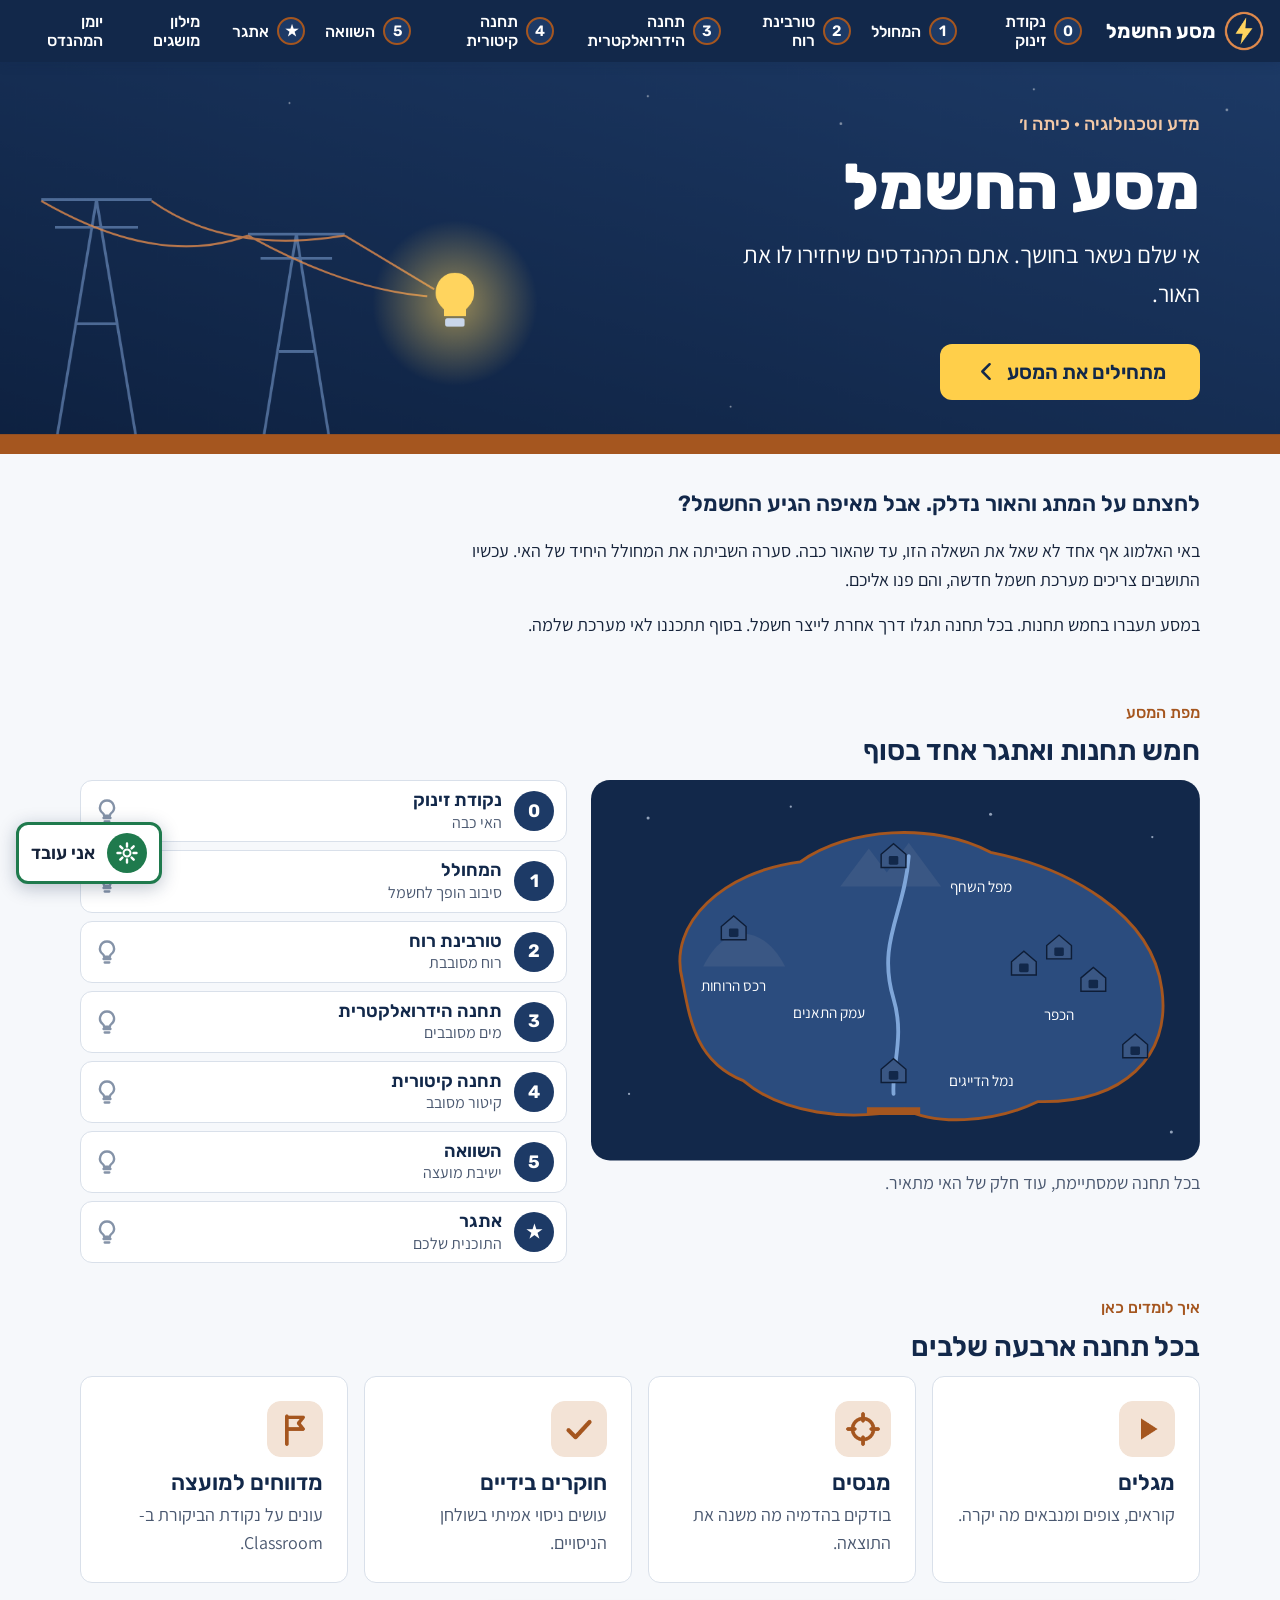
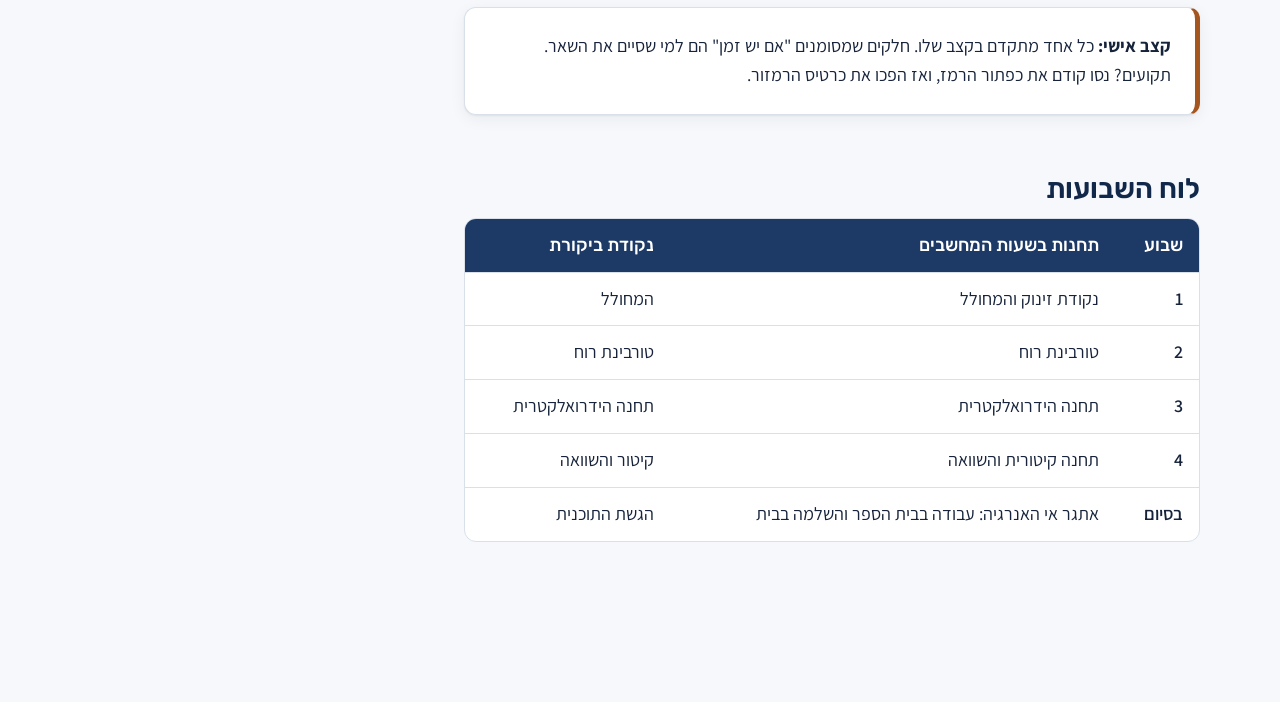
<file: index.html>
<!doctype html>
<html dir="rtl" lang="he">
<head>
  <meta charset="utf-8">
  <meta name="viewport" content="width=device-width, initial-scale=1">
  <title>מסע החשמל</title>
  <link rel="icon" href="assets/images/logo.png">
  <link rel="stylesheet" href="css/tokens.css">
  <link rel="stylesheet" href="css/base.css">
</head>
<body data-page="home">
  <a class="skip-link" href="#main">דילוג לתוכן</a>
  <header id="site-header"></header>

  <main id="main">

    <!-- ===== כותרת ===== -->
    <section class="hero" aria-labelledby="hero-title">
      <div class="hero-inner">
        <p class="hero-eyebrow">מדע וטכנולוגיה · כיתה ו׳</p>
        <h1 id="hero-title">מסע החשמל</h1>
        <p class="hero-sub">אי שלם נשאר בחושך. אתם המהנדסים שיחזירו לו את האור.</p>
        <div class="hero-cta" id="hero-cta"></div>
      </div>
    </section>

    <div class="home-body">

      <!-- ===== פתיחה ===== -->
      <section class="home-intro" aria-label="פתיחה">
        <p class="intro-question"><strong>לחצתם על המתג והאור נדלק. אבל מאיפה הגיע החשמל?</strong></p>
        <p>באי האלמוג אף אחד לא שאל את השאלה הזו, עד שהאור כבה. סערה השביתה את המחולל היחיד של האי. עכשיו התושבים צריכים מערכת חשמל חדשה, והם פנו אליכם.</p>
        <p>במסע תעברו בחמש תחנות. בכל תחנה תגלו דרך אחרת לייצר חשמל. בסוף תתכננו לאי מערכת שלמה.</p>
      </section>

      <!-- ===== מפת המסע ===== -->
      <section class="home-section" aria-labelledby="map-title">
        <p class="eyebrow">מפת המסע</p>
        <h2 id="map-title">חמש תחנות ואתגר אחד בסוף</h2>
        <div class="journey">
          <figure class="island" id="island-map"></figure>
          <ol class="journey-list" id="journey-list"></ol>
        </div>
      </section>

      <!-- ===== איך לומדים כאן ===== -->
      <section class="home-section" aria-labelledby="how-title">
        <p class="eyebrow">איך לומדים כאן</p>
        <h2 id="how-title">בכל תחנה ארבעה שלבים</h2>
        <ol class="how-steps">
          <li class="how-step">
            <img src="assets/images/icon-watch.png" alt="" width="64" height="64">
            <h3>מגלים</h3>
            <p>קוראים, צופים ומנבאים מה יקרה.</p>
          </li>
          <li class="how-step">
            <img src="assets/images/icon-try.png" alt="" width="64" height="64">
            <h3>מנסים</h3>
            <p>בודקים בהדמיה מה משנה את התוצאה.</p>
          </li>
          <li class="how-step">
            <img src="assets/images/icon-practice.png" alt="" width="64" height="64">
            <h3>חוקרים בידיים</h3>
            <p>עושים ניסוי אמיתי בשולחן הניסויים.</p>
          </li>
          <li class="how-step">
            <img src="assets/images/icon-checkpoint.png" alt="" width="64" height="64">
            <h3>מדווחים למועצה</h3>
            <p>עונים על נקודת הביקורת ב-Classroom.</p>
          </li>
        </ol>
        <p class="card pace-note"><strong>קצב אישי:</strong> כל אחד מתקדם בקצב שלו. חלקים שמסומנים "אם יש זמן" הם למי שסיים את השאר. תקועים? נסו קודם את כפתור הרמז, ואז הפכו את כרטיס הרמזור.</p>
      </section>

      <!-- ===== לוח השבועות (מתוך מסמך הדרישות) ===== -->
      <section class="home-section" aria-labelledby="weeks-title">
        <h2 id="weeks-title">לוח השבועות</h2>
        <div class="table-wrap">
          <table class="weeks">
            <thead>
              <tr>
                <th scope="col">שבוע</th>
                <th scope="col">תחנות בשעות המחשבים</th>
                <th scope="col">נקודת ביקורת</th>
              </tr>
            </thead>
            <tbody>
              <tr><td>1</td><td>נקודת זינוק והמחולל</td><td>המחולל</td></tr>
              <tr><td>2</td><td>טורבינת רוח</td><td>טורבינת רוח</td></tr>
              <tr><td>3</td><td>תחנה הידרואלקטרית</td><td>תחנה הידרואלקטרית</td></tr>
              <tr><td>4</td><td>תחנה קיטורית והשוואה</td><td>קיטור והשוואה</td></tr>
              <tr><td>בסיום</td><td>אתגר אי האנרגיה: עבודה בבית הספר והשלמה בבית</td><td>הגשת התוכנית</td></tr>
            </tbody>
          </table>
        </div>
      </section>

    </div>
  </main>

  <script type="module" src="js/page.js"></script>
  <script type="module" src="js/home.js"></script>
</body>
</html>
</file>
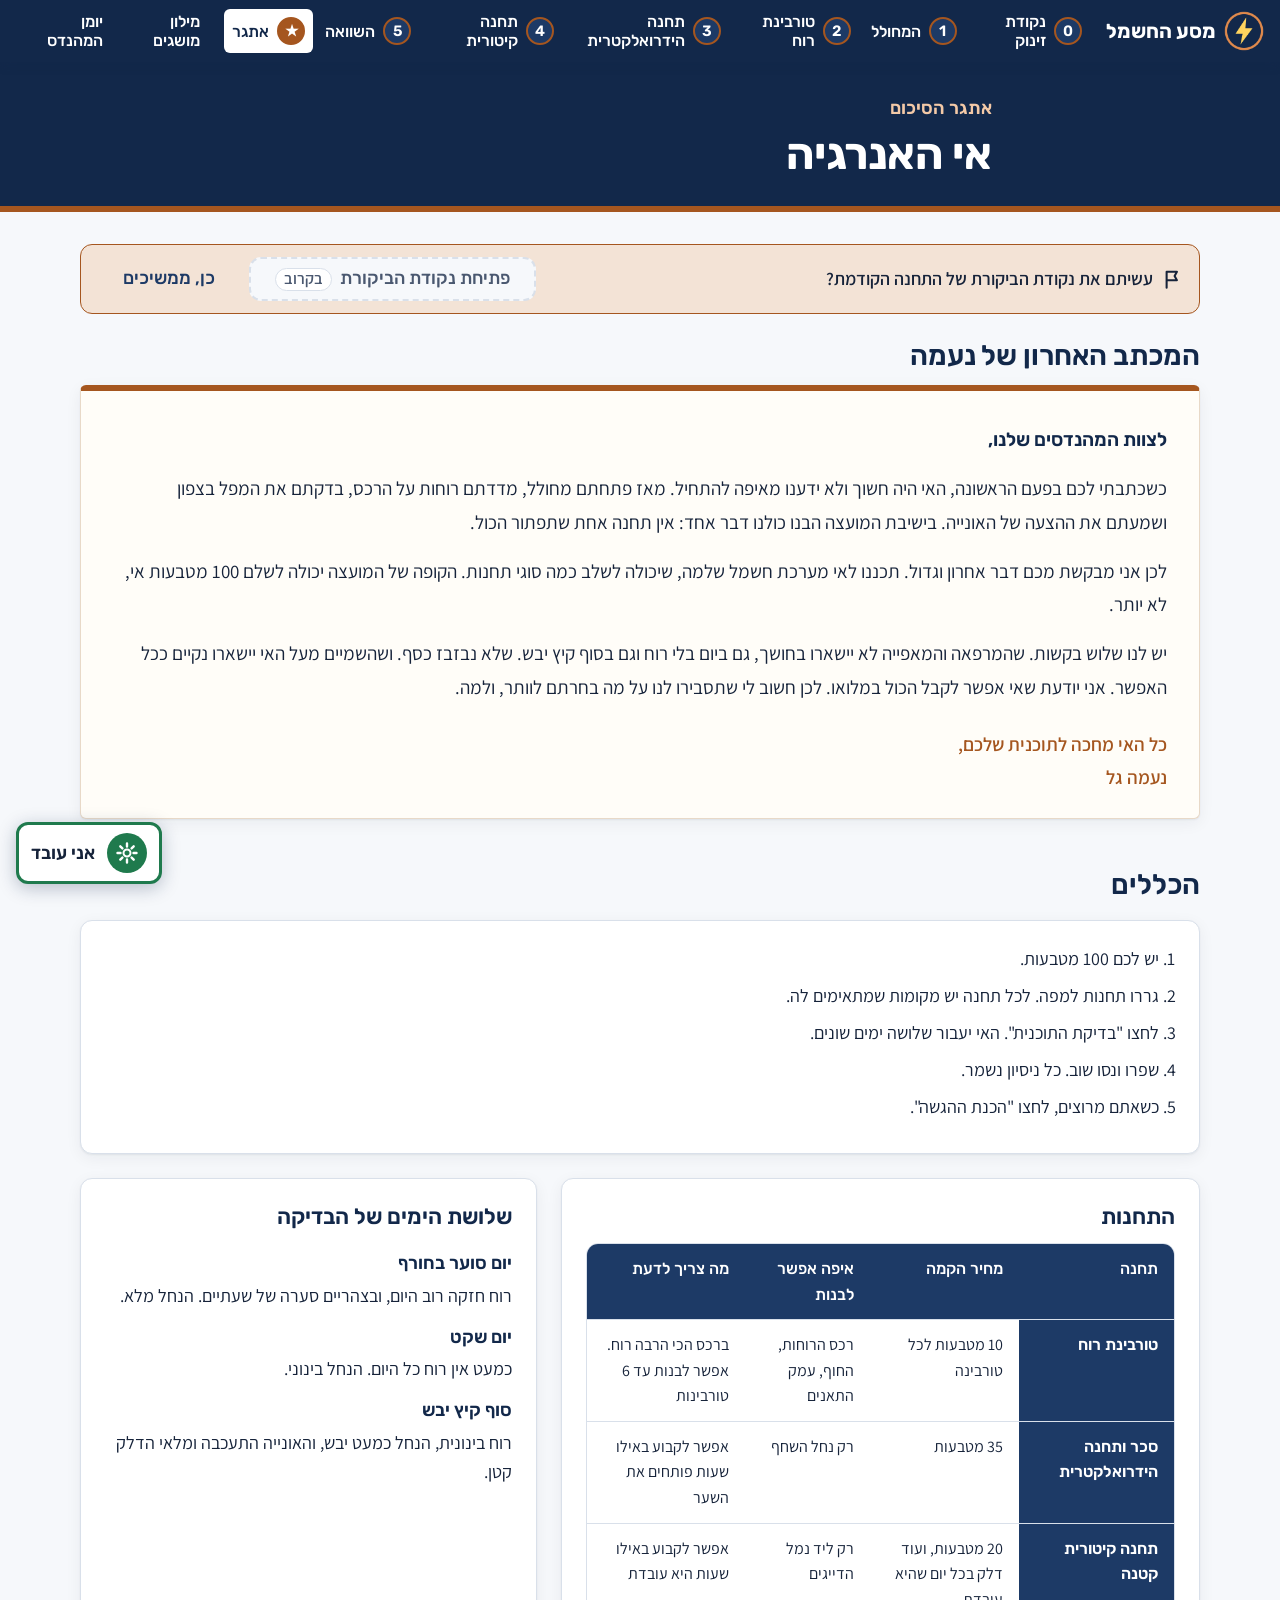
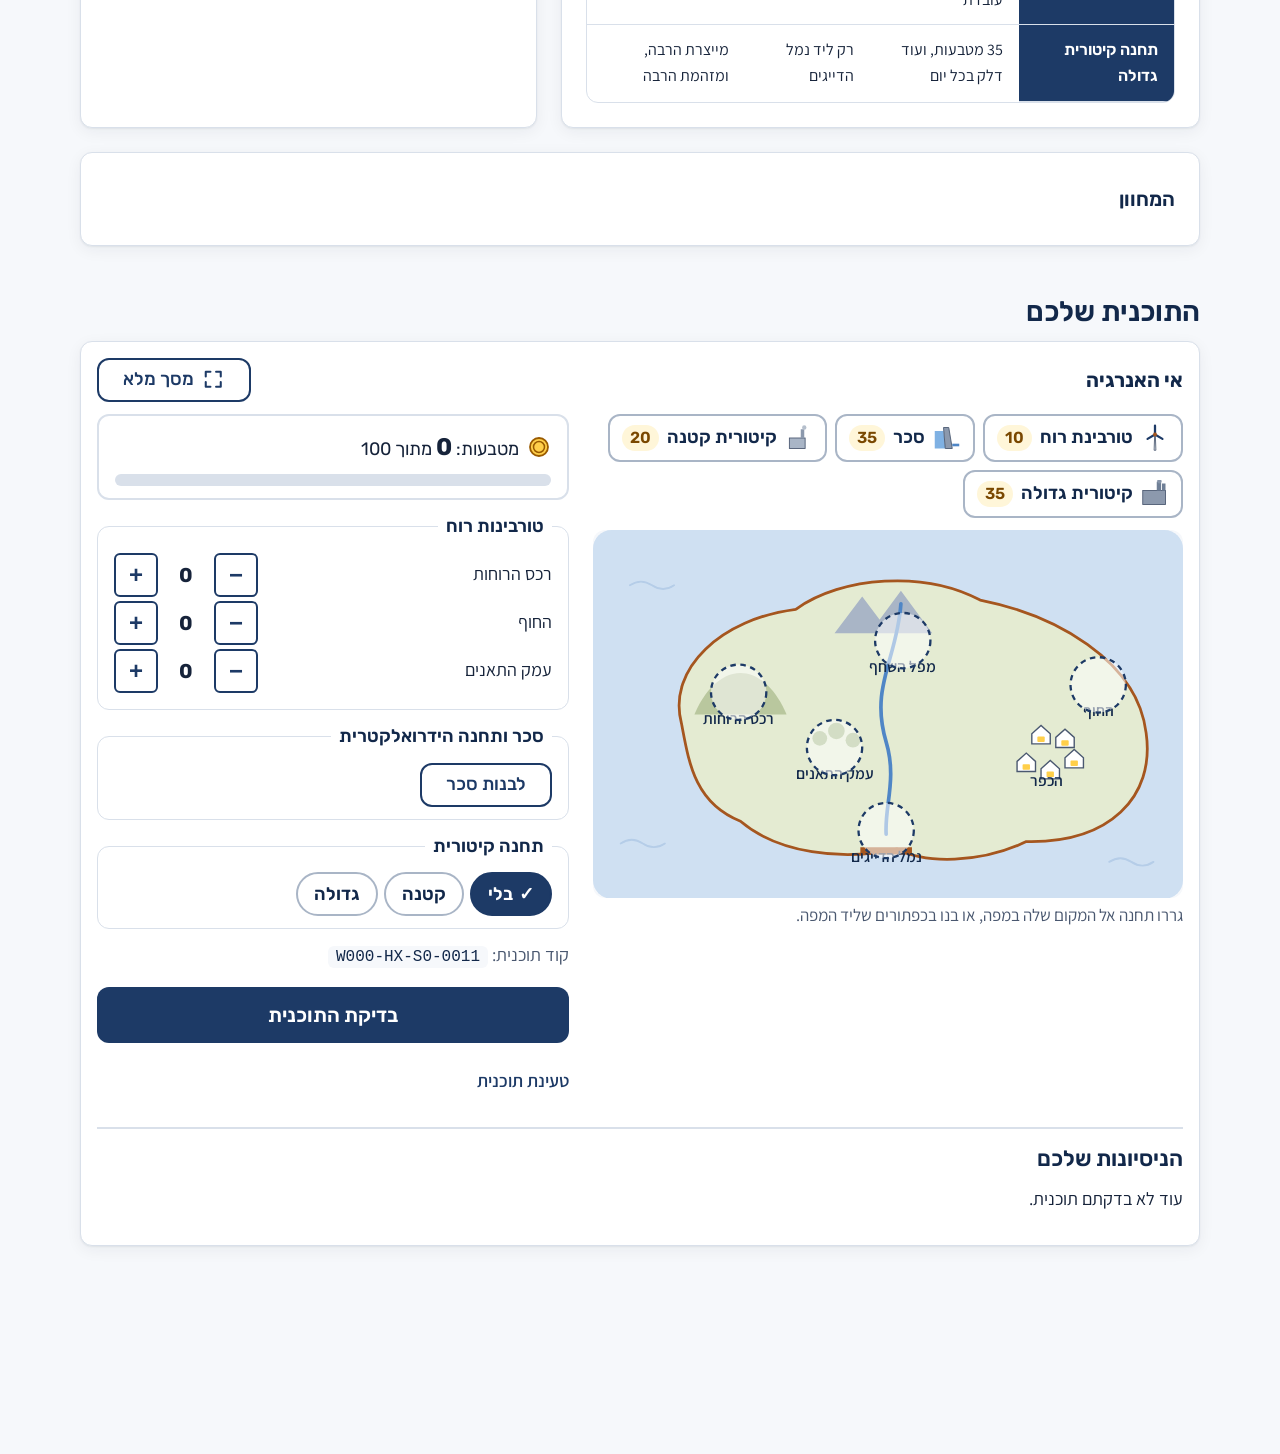
<file: challenge.html>
<!doctype html>
<html dir="rtl" lang="he">
<head>
  <meta charset="utf-8">
  <meta name="viewport" content="width=device-width, initial-scale=1">
  <title>אתגר: אי האנרגיה · מסע החשמל</title>
  <link rel="icon" href="assets/images/logo.png">
  <link rel="stylesheet" href="css/tokens.css">
  <link rel="stylesheet" href="css/base.css">
</head>
<!--
  אתגר הסיכום: אי האנרגיה
  הטקסטים מתוך docs/content/אתגר הסיכום.md
  החישוב: js/challenge/model.js (כל המספרים והכיול)
  המסך: js/challenge/simulator.js
-->
<body data-page="challenge" data-station="challenge" data-reminder="stations4and5">
  <a class="skip-link" href="#main">דילוג לתוכן</a>
  <header id="site-header"></header>

  <div class="station-hero">
    <div class="station-hero-inner">
      <p class="station-hero-eyebrow">אתגר הסיכום</p>
      <h1>אי האנרגיה</h1>
    </div>
  </div>

  <main id="main" class="page challenge-page">

    <!-- ===== 1. המכתב האחרון של נעמה ===== -->
    <section class="ch-section" aria-labelledby="ch-letter-title">
      <h2 id="ch-letter-title">המכתב האחרון של נעמה</h2>
      <div class="letter">
        <p>לצוות המהנדסים שלנו,</p>
        <p>כשכתבתי לכם בפעם הראשונה, האי היה חשוך ולא ידענו מאיפה להתחיל. מאז פתחתם מחולל, מדדתם רוחות על הרכס, בדקתם את המפל בצפון ושמעתם את ההצעה של האונייה. בישיבת המועצה הבנו כולנו דבר אחד: אין תחנה אחת שתפתור הכול.</p>
        <p>לכן אני מבקשת מכם דבר אחרון וגדול. תכננו לאי מערכת חשמל שלמה, שיכולה לשלב כמה סוגי תחנות. הקופה של המועצה יכולה לשלם 100 מטבעות אי, לא יותר.</p>
        <p>יש לנו שלוש בקשות. שהמרפאה והמאפייה לא יישארו בחושך, גם ביום בלי רוח וגם בסוף קיץ יבש. שלא נבזבז כסף. ושהשמיים מעל האי יישארו נקיים ככל האפשר. אני יודעת שאי אפשר לקבל הכול במלואו. לכן חשוב לי שתסבירו לנו על מה בחרתם לוותר, ולמה.</p>
        <p class="letter-sign">כל האי מחכה לתוכנית שלכם,<br>נעמה גל</p>
      </div>
    </section>

    <!-- ===== 2. הכללים ===== -->
    <section class="ch-section" aria-labelledby="ch-rules-title">
      <h2 id="ch-rules-title">הכללים</h2>
      <ol class="card rules">
        <li>יש לכם 100 מטבעות.</li>
        <li>גררו תחנות למפה. לכל תחנה יש מקומות שמתאימים לה.</li>
        <li>לחצו "בדיקת התוכנית". האי יעבור שלושה ימים שונים.</li>
        <li>שפרו ונסו שוב. כל ניסיון נשמר.</li>
        <li>כשאתם מרוצים, לחצו "הכנת ההגשה".</li>
      </ol>

      <div class="ch-two">
        <div class="card">
          <h3>התחנות</h3>
          <div class="table-scroll">
            <table class="ch-table">
              <thead><tr><th scope="col">תחנה</th><th scope="col">מחיר הקמה</th><th scope="col">איפה אפשר לבנות</th><th scope="col">מה צריך לדעת</th></tr></thead>
              <tbody>
                <tr><th scope="row">טורבינת רוח</th><td>10 מטבעות לכל טורבינה</td><td>רכס הרוחות, החוף, עמק התאנים</td><td>ברכס הכי הרבה רוח. אפשר לבנות עד 6 טורבינות</td></tr>
                <tr><th scope="row">סכר ותחנה הידרואלקטרית</th><td>35 מטבעות</td><td>רק נחל השחף</td><td>אפשר לקבוע באילו שעות פותחים את השער</td></tr>
                <tr><th scope="row">תחנה קיטורית קטנה</th><td>20 מטבעות, ועוד דלק בכל יום שהיא עובדת</td><td>רק ליד נמל הדייגים</td><td>אפשר לקבוע באילו שעות היא עובדת</td></tr>
                <tr><th scope="row">תחנה קיטורית גדולה</th><td>35 מטבעות, ועוד דלק בכל יום</td><td>רק ליד נמל הדייגים</td><td>מייצרת הרבה, ומזהמת הרבה</td></tr>
              </tbody>
            </table>
          </div>
        </div>
        <div class="card">
          <h3>שלושת הימים של הבדיקה</h3>
          <dl class="ch-days" id="ch-days"></dl>
        </div>
      </div>

      <details class="card rubric">
        <summary>המחוון</summary>
        <div class="table-scroll">
          <table class="ch-table">
            <thead><tr><th scope="col">קריטריון</th><th scope="col">מצוין</th><th scope="col">טוב</th><th scope="col">בדרך</th></tr></thead>
            <tbody>
              <tr><th scope="row">התוכנית עובדת</th><td>עד שעה אחת של חושך, בתוך התקציב</td><td>כמה שעות חושך ביום אחד</td><td>חושך ביותר מיום אחד</td></tr>
              <tr><th scope="row">מה מסובב את המחולל</th><td>נכון ומוסבר לכל התחנות</td><td>נכון לרוב התחנות</td><td>חלקי או חסר</td></tr>
              <tr><th scope="row">נימוק הבחירות</th><td>מסביר את הפשרה ומקשר לתרחישים</td><td>מסביר בחירה אחת לפחות</td><td>מתאר בלי לנמק</td></tr>
              <tr><th scope="row">תהליך השיפור</th><td>שלושה ניסיונות או יותר, והסבר למה שינו</td><td>שני ניסיונות</td><td>ניסיון אחד</td></tr>
            </tbody>
          </table>
        </div>
      </details>
    </section>

    <!-- ===== 3. הסימולטור ===== -->
    <section class="ch-section" aria-labelledby="ch-sim-title">
      <h2 id="ch-sim-title">התוכנית שלכם</h2>
      <div id="ch-sim"></div>
    </section>

    <!-- ===== 4. הכנת ההגשה ===== -->
    <section class="ch-section" aria-labelledby="ch-submit-title" id="ch-submit">
      <h2 id="ch-submit-title">הכנת ההגשה</h2>
      <div id="ch-submit-body"></div>
    </section>

  </main>

  <script type="module" src="js/page.js"></script>
  <script type="module" src="js/challenge/simulator.js"></script>
</body>
</html>
</file>
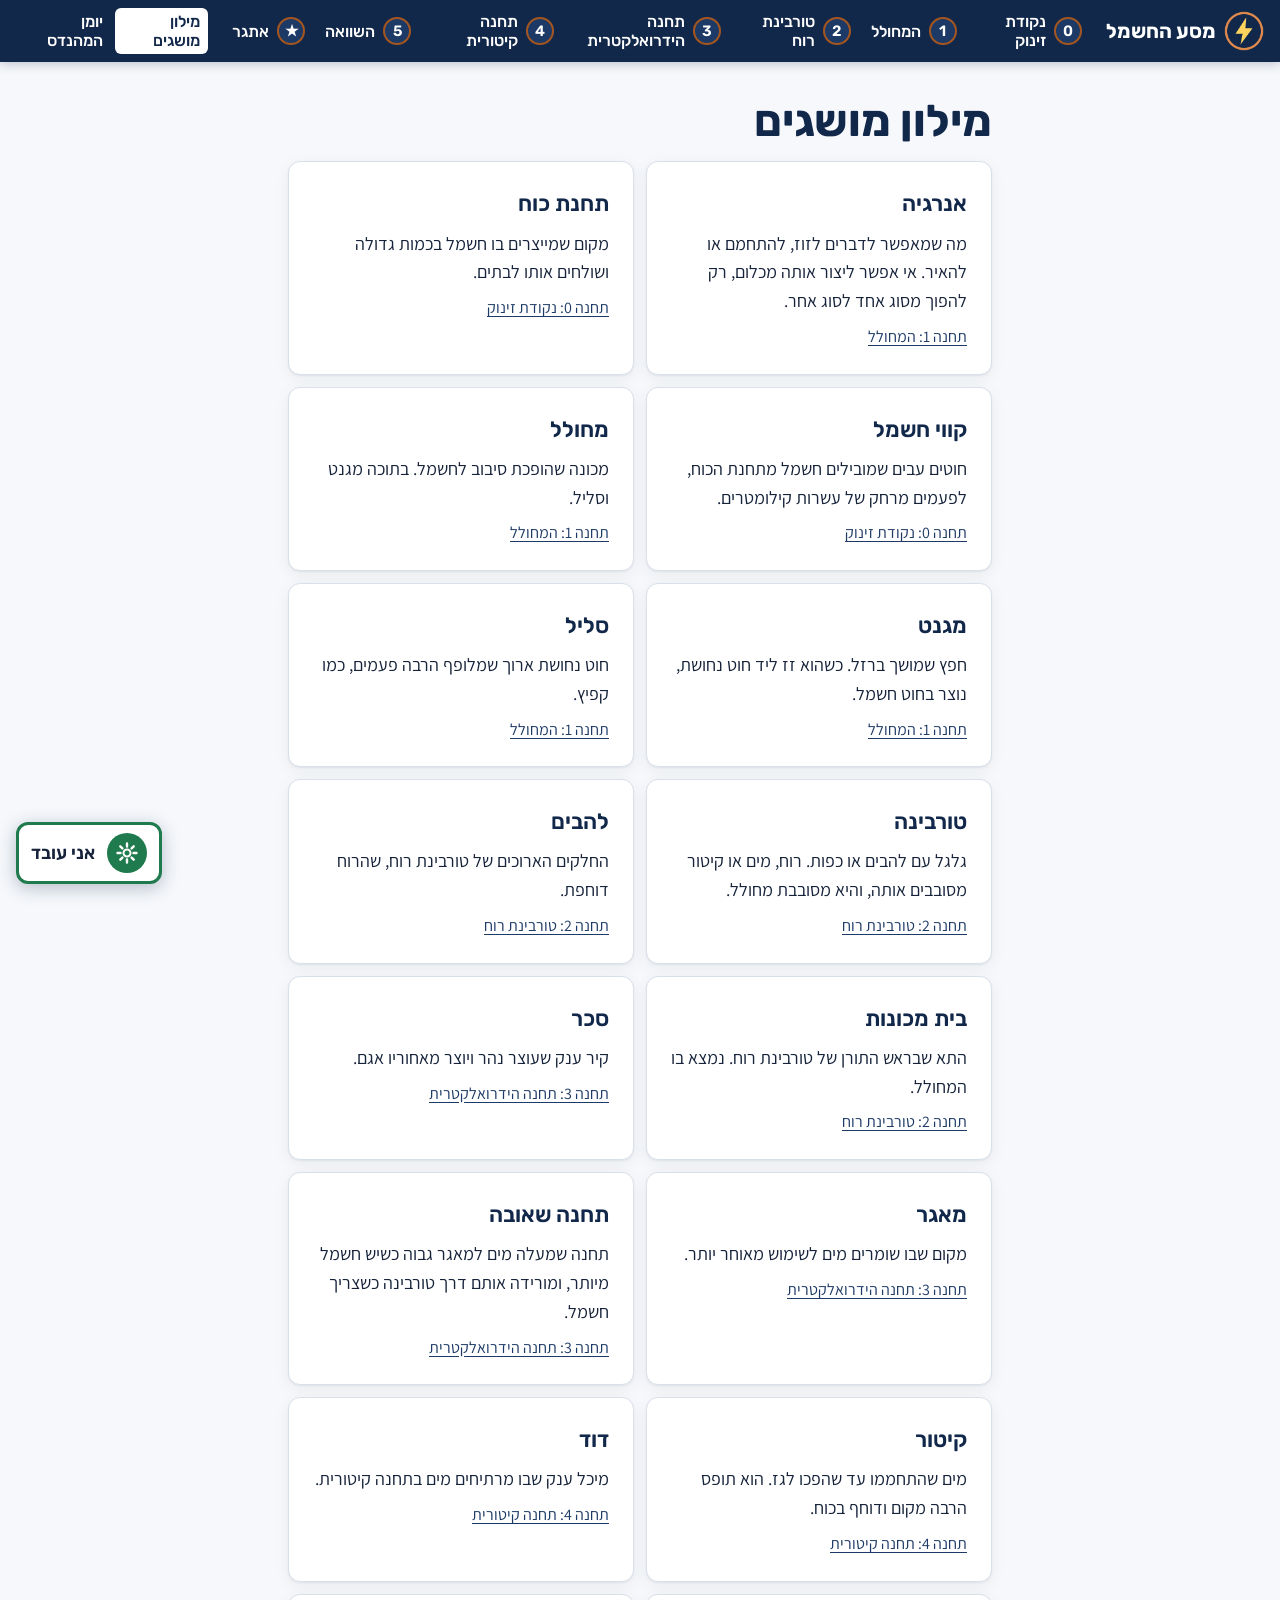
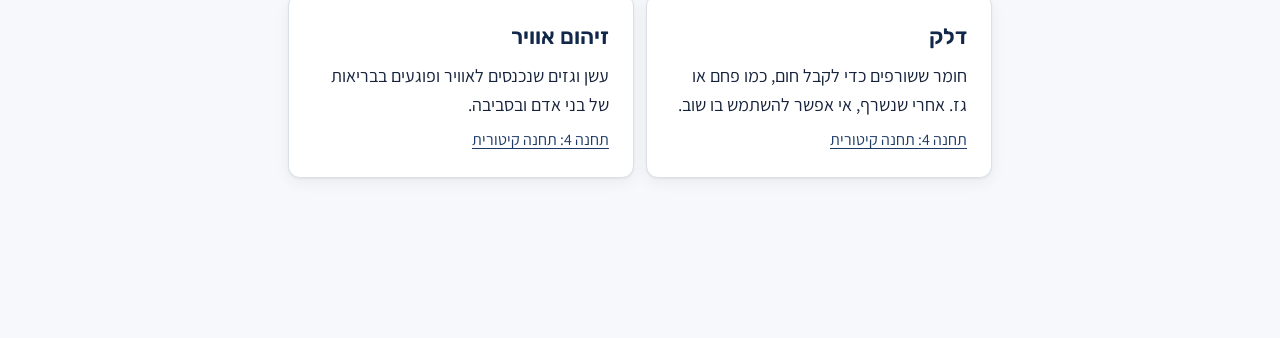
<file: glossary.html>
<!doctype html>
<html dir="rtl" lang="he">
<head>
  <meta charset="utf-8">
  <meta name="viewport" content="width=device-width, initial-scale=1">
  <title>מילון מושגים · מסע החשמל</title>
  <link rel="icon" href="assets/images/logo.png">
  <link rel="stylesheet" href="css/tokens.css">
  <link rel="stylesheet" href="css/base.css">
</head>
<!--
  מילון המושגים. המושגים עצמם נמצאים ב-js/glossary-data.js
  (הטקסטים מתוך docs/content/מילון ומקורות.md)
-->
<body data-page="glossary">
  <a class="skip-link" href="#main">דילוג לתוכן</a>
  <header id="site-header"></header>

  <main id="main" class="page">
    <h1>מילון מושגים</h1>
    <dl class="glossary" id="glossary"></dl>
  </main>

  <script type="module" src="js/page.js"></script>
  <script type="module">
    import { TERMS } from "./js/glossary-data.js";
    import { stations } from "./js/site.js";
    const list = document.getElementById("glossary");
    list.innerHTML = TERMS.map((t) => {
      const s = stations.find((x) => x.num === t.station);
      return `<div class="card glossary-item">
        <dt>${t.term}</dt>
        <dd>${t.text}</dd>
        <dd class="glossary-station"><a href="${s.href}">תחנה ${s.num}: ${s.title}</a></dd>
      </div>`;
    }).join("");
  </script>
</body>
</html>
</file>
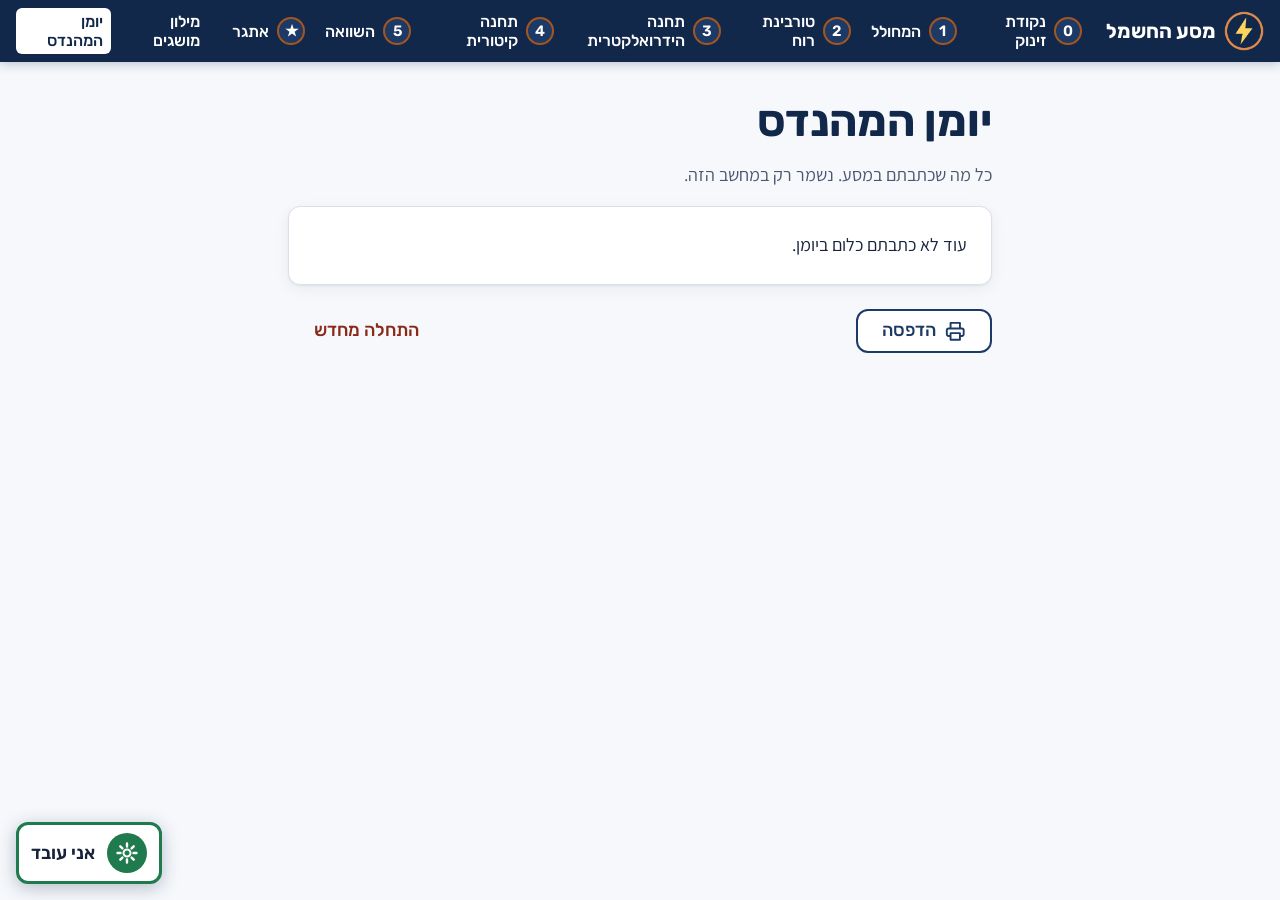
<file: journal.html>
<!doctype html>
<html dir="rtl" lang="he">
<head>
  <meta charset="utf-8">
  <meta name="viewport" content="width=device-width, initial-scale=1">
  <title>יומן המהנדס · מסע החשמל</title>
  <link rel="icon" href="assets/images/logo.png">
  <link rel="stylesheet" href="css/tokens.css">
  <link rel="stylesheet" href="css/base.css">
  <link rel="stylesheet" href="css/print.css" media="print">
</head>
<body data-page="journal">
  <a class="skip-link" href="#main">דילוג לתוכן</a>
  <header id="site-header"></header>

  <main id="main" class="page">
    <h1>יומן המהנדס</h1>
    <!-- הטקסט מתוך תחנה 0 > הכלים שלכם -->
    <p class="lead">כל מה שכתבתם במסע. נשמר רק במחשב הזה.</p>

    <p class="status status-warn" id="journal-storage-warning" hidden>
      ⚠ השמירה במחשב חסומה. העמוד עדיין עובד, אבל לא יזכור כלום אחרי סגירה.
    </p>

    <p class="card journal-empty" id="journal-empty" hidden>עוד לא כתבתם כלום ביומן.</p>

    <div id="journal-entries"></div>

    <div id="journal-tools" class="journal-tools" hidden>
      <div id="journal-copy"></div>
    </div>

    <div class="journal-actions">
      <button type="button" class="btn btn-secondary" id="journal-print"></button>
      <button type="button" class="btn btn-ghost btn-danger" id="journal-reset">התחלה מחדש</button>
    </div>
  </main>

  <script type="module" src="js/page.js"></script>
  <script type="module">
    import { renderJournalPage } from "./js/ui/journal-page.js";
    renderJournalPage();
  </script>
</body>
</html>
</file>
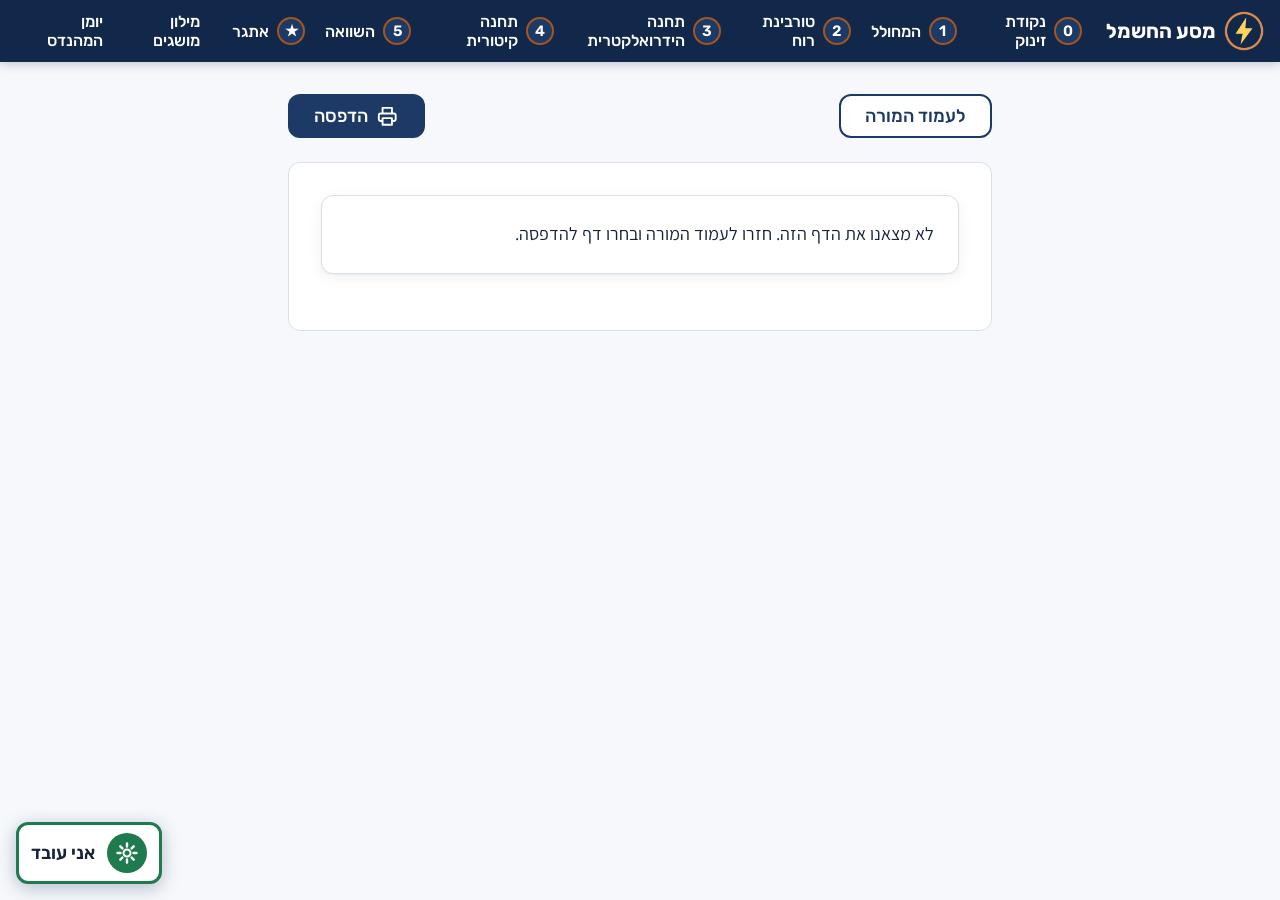
<file: print.html>
<!doctype html>
<html dir="rtl" lang="he">
<head>
  <meta charset="utf-8">
  <meta name="viewport" content="width=device-width, initial-scale=1">
  <title>דף להדפסה · מסע החשמל</title>
  <link rel="icon" href="assets/images/logo.png">
  <link rel="stylesheet" href="css/tokens.css">
  <link rel="stylesheet" href="css/base.css">
  <link rel="stylesheet" href="css/print.css" media="print">
</head>
<!--
  דפי הדפסה (A4, קריאים בשחור-לבן). הדף נבנה מתוך עמודי התחנות עצמם,
  כך שכל תיקון בטקסט של תחנה מופיע גם בדף ההדפסה.
    print.html?sheet=s1     דף ניסוי לתחנה 1 (גם s2, s3)
    print.html?card=s1      כרטיס הוראות לשולחן הניסוי (גם s2, s3)
    print.html?rubric=1     מחוון האתגר
  נפתח מעמוד המורה (teacher.html).
-->
<body data-page="print" class="print-page">
  <a class="skip-link" href="#main">דילוג לתוכן</a>
  <header id="site-header"></header>

  <main id="main" class="page">
    <div class="print-bar">
      <a class="btn btn-secondary" href="teacher.html">לעמוד המורה</a>
      <button type="button" class="btn btn-primary" id="print-now"></button>
    </div>
    <article id="sheet" class="sheet"></article>
  </main>

  <script type="module" src="js/page.js"></script>
  <script type="module" src="js/print-sheet.js"></script>
</body>
</html>
</file>
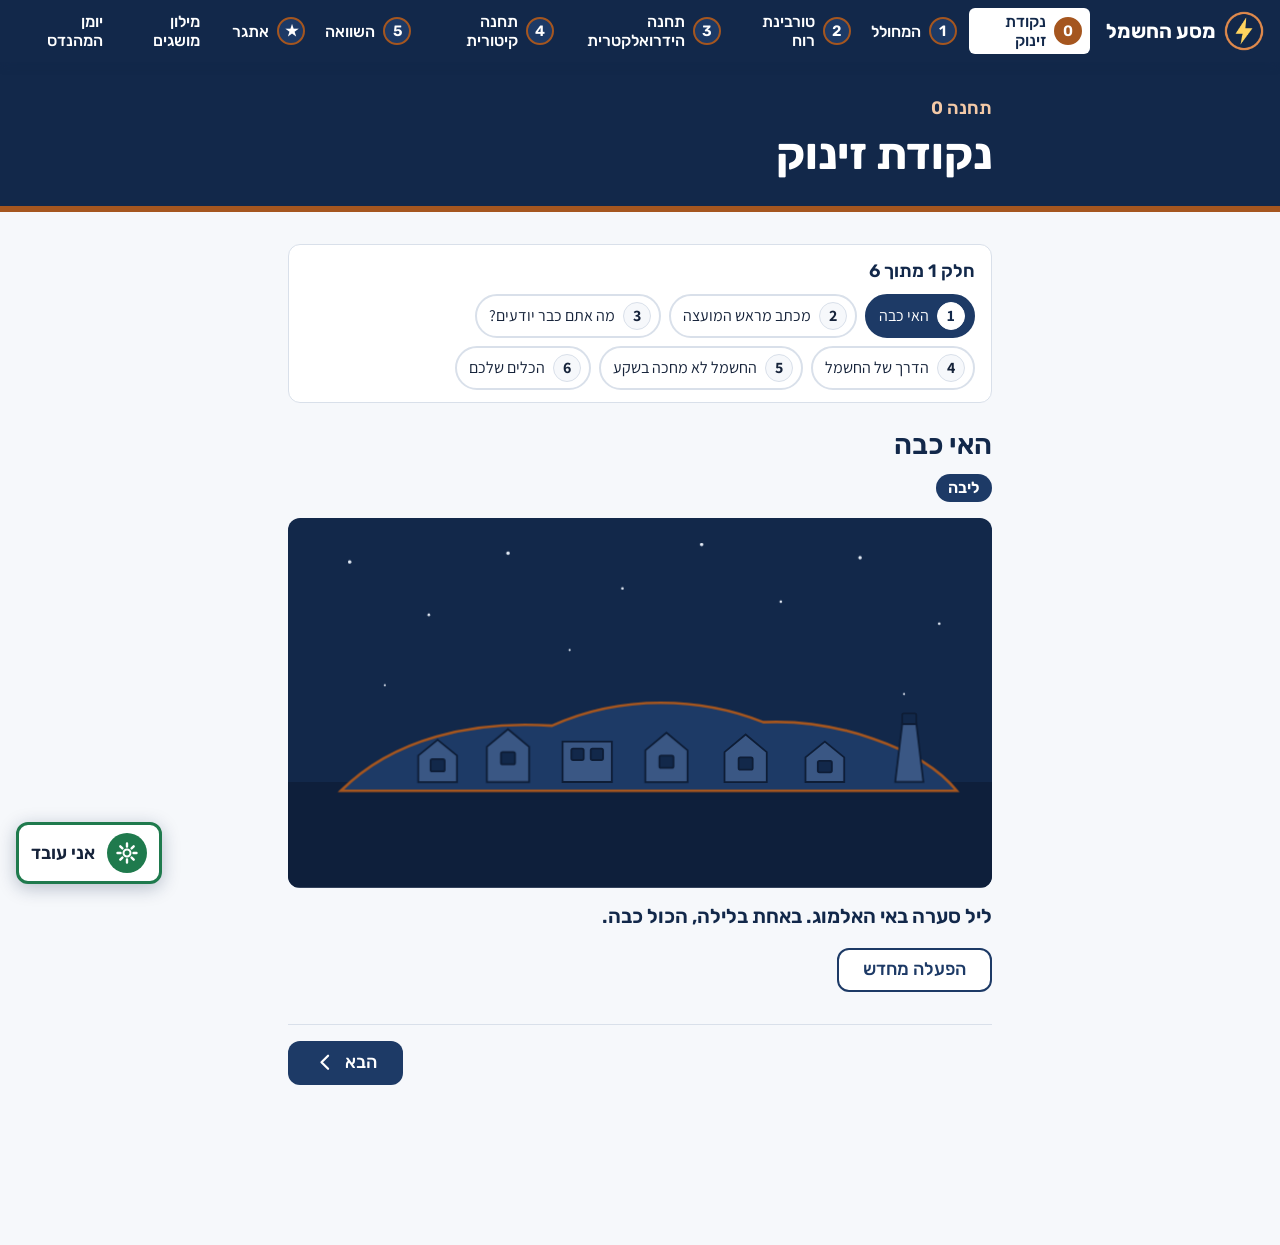
<file: station-0.html>
<!doctype html>
<html dir="rtl" lang="he">
<head>
  <meta charset="utf-8">
  <meta name="viewport" content="width=device-width, initial-scale=1">
  <title>תחנה 0: נקודת זינוק · מסע החשמל</title>
  <link rel="icon" href="assets/images/logo.png">
  <link rel="stylesheet" href="css/tokens.css">
  <link rel="stylesheet" href="css/base.css">
</head>
<!--
  תחנה 0: נקודת זינוק
  הטקסטים מתוך docs/content/תחנה 0 נקודת זינוק.md
  כל <section class="part"> הוא חלק אחד בתחנה.
-->
<body data-page="s0" data-station="s0">
  <a class="skip-link" href="#main">דילוג לתוכן</a>
  <header id="site-header"></header>

  <div class="station-hero">
    <div class="station-hero-inner">
      <p class="station-hero-eyebrow">תחנה 0</p>
      <h1>נקודת זינוק</h1>
    </div>
  </div>

  <main id="main" class="page station-page">

    <nav id="station-progress"></nav>

    <!-- ===== 1. האי כבה ===== -->
    <section class="part" data-title="האי כבה" data-tag="core">
      <h2>האי כבה</h2>
      <figure class="scene" id="blackout">
        <svg class="scene-svg" viewBox="0 0 800 420" role="img" aria-labelledby="blackout-desc">
          <desc id="blackout-desc">אי האלמוג בלילה, כל האורות דולקים. רעם וברק, והאורות נכבים אחד אחרי השני. נשארים רק כוכבים.</desc>
          <defs>
            <radialGradient id="win-glow">
              <stop offset="0" stop-color="#FFCF4A" stop-opacity="0.7"/>
              <stop offset="1" stop-color="#FFCF4A" stop-opacity="0"/>
            </radialGradient>
          </defs>
          <!-- שמיים וים -->
          <rect width="800" height="420" fill="#12284A"/>
          <rect y="300" width="800" height="120" fill="#0E1F3B"/>
          <!-- כוכבים: מופיעים בסוף -->
          <g class="stars" fill="#E6EDF7">
            <circle cx="70" cy="50" r="2"/><circle cx="160" cy="110" r="1.5"/><circle cx="250" cy="40" r="2"/>
            <circle cx="380" cy="80" r="1.5"/><circle cx="470" cy="30" r="2"/><circle cx="560" cy="95" r="1.5"/>
            <circle cx="650" cy="45" r="2"/><circle cx="740" cy="120" r="1.5"/><circle cx="320" cy="150" r="1.2"/>
            <circle cx="700" cy="200" r="1.2"/><circle cx="110" cy="190" r="1.2"/>
          </g>
          <!-- ענני סערה -->
          <g class="clouds" fill="#2B4170">
            <ellipse cx="230" cy="70" rx="120" ry="34"/><ellipse cx="320" cy="56" rx="90" ry="30"/>
            <ellipse cx="560" cy="80" rx="130" ry="36"/><ellipse cx="650" cy="62" rx="80" ry="28"/>
          </g>
          <!-- ברק -->
          <path class="bolt" d="M520 92 l-34 76 h28 l-26 74 l70 -98 h-30 l26 -52 z" fill="#FFFFFF"/>
          <rect class="flash" width="800" height="420" fill="#FFFFFF"/>
          <!-- האי -->
          <path d="M60 310 C 120 250, 210 230, 300 236 C 380 200, 470 204, 540 232 C 620 228, 720 260, 760 310 Z" fill="#1D3A66" stroke="#A5561F" stroke-width="3"/>
          <!-- מגדלור -->
          <path d="M690 300 l8 -66 h16 l8 66 z" fill="#3A5784" stroke="#0E1D36" stroke-width="2"/>
          <!-- בתים. כל בית נכבה בזמן אחר (--d) -->
          <g class="houses" stroke="#0E1D36" stroke-width="2">
            <g class="house" style="--d: 2.4s"><circle class="glow" cx="170" cy="268" r="34" fill="url(#win-glow)" stroke="none"/><path d="M148 300 v-30 l22 -18 l22 18 v30 z" fill="#3A5784"/><rect class="win" x="162" y="274" width="16" height="14" rx="2"/></g>
            <g class="house" style="--d: 3.4s"><circle class="glow" cx="250" cy="258" r="34" fill="url(#win-glow)" stroke="none"/><path d="M226 300 v-40 l24 -20 l24 20 v40 z" fill="#3A5784"/><rect class="win" x="242" y="266" width="16" height="14" rx="2"/></g>
            <g class="house" style="--d: 2.9s"><circle class="glow" cx="340" cy="248" r="36" fill="url(#win-glow)" stroke="none"/><path d="M312 300 v-46 h56 v46 z" fill="#3A5784"/><rect class="win" x="322" y="262" width="14" height="13" rx="2"/><rect class="win" x="344" y="262" width="14" height="13" rx="2"/></g>
            <g class="house" style="--d: 4.0s"><circle class="glow" cx="430" cy="258" r="34" fill="url(#win-glow)" stroke="none"/><path d="M406 300 v-36 l24 -20 l24 20 v36 z" fill="#3A5784"/><rect class="win" x="422" y="270" width="16" height="14" rx="2"/></g>
            <g class="house" style="--d: 3.1s"><circle class="glow" cx="520" cy="262" r="34" fill="url(#win-glow)" stroke="none"/><path d="M496 300 v-34 l24 -20 l24 20 v34 z" fill="#3A5784"/><rect class="win" x="512" y="272" width="16" height="14" rx="2"/></g>
            <g class="house" style="--d: 3.7s"><circle class="glow" cx="610" cy="270" r="32" fill="url(#win-glow)" stroke="none"/><path d="M588 300 v-28 l22 -18 l22 18 v28 z" fill="#3A5784"/><rect class="win" x="602" y="276" width="16" height="13" rx="2"/></g>
            <g class="house" style="--d: 4.5s"><circle class="glow" cx="706" cy="230" r="40" fill="url(#win-glow)" stroke="none"/><rect class="win" x="698" y="222" width="16" height="12" rx="2"/></g>
          </g>
        </svg>
        <figcaption class="scene-caption">ליל סערה באי האלמוג. באחת בלילה, הכול כבה.</figcaption>
      </figure>
      <button type="button" class="btn btn-secondary scene-replay" id="blackout-replay">הפעלה מחדש</button>
    </section>

    <!-- ===== 2. מכתב מראש המועצה ===== -->
    <section class="part" data-title="מכתב מראש המועצה" data-tag="core"
             data-next-label="מקבלים את המשימה" data-next-href="#part-3">
      <h2>מכתב מראש המועצה</h2>
      <div class="letter">
        <p>לצוות המהנדסים הצעיר שלנו, שלום!</p>
        <p>אתמול בלילה הייתה סערה חזקה. המחולל הישן של האי נשבר, וכל האי בחושך.</p>
        <p>המקררים במאפייה לא עובדים. במרפאה משתמשים בפנסים. בבית הספר לומדים ליד החלון.</p>
        <p>המחולל הזה היה ישן מאוד. הגיע הזמן לתכנן מערכת חשמל חדשה וטובה יותר.</p>
        <p>אנחנו סומכים עליכם. תלמדו, תנסו, ותביאו לנו תוכנית.</p>
        <p class="letter-sign">בתקווה לאור,<br>נעמה גל, ראש המועצה של אי האלמוג</p>
      </div>
    </section>

    <!-- ===== 3. מה אתם כבר יודעים? ===== -->
    <section class="part" data-title="מה אתם כבר יודעים?" data-tag="core">
      <h2>מה אתם כבר יודעים?</h2>
      <div class="card">
        <label class="question" for="s0-predict">מאיפה מגיע החשמל שבשקע אצלכם בבית? כתבו מה שאתם חושבים. אין תשובה לא נכונה.</label>
        <textarea id="s0-predict" rows="4" data-journal="s0.predict"
                  data-journal-label="מאיפה מגיע החשמל שבשקע אצלכם בבית?"
                  aria-describedby="s0-predict-note"></textarea>
        <p class="field-note" id="s0-predict-note">בסוף המסע תחזרו לתשובה הזו ותראו כמה למדתם.</p>
      </div>
    </section>

    <!-- ===== 4. הדרך של החשמל ===== -->
    <section class="part" data-title="הדרך של החשמל" data-tag="core">
      <h2>הדרך של החשמל</h2>
      <div class="order card" data-order-key="s0.path">
        <p class="question" id="s0-order-q">גררו את הכרטיסים לפי הסדר, מהמקום שבו החשמל נוצר ועד המקום שבו משתמשים בו.</p>
        <!-- הסדר כאן הוא הסדר המעורבב שהתלמיד רואה. data-correct = המקום הנכון -->
        <ol class="order-list" aria-labelledby="s0-order-q">
          <li data-correct="4">הבית</li>
          <li data-correct="2">קווי חשמל גבוהים</li>
          <li data-correct="5">השקע</li>
          <li data-correct="1">תחנת כוח</li>
          <li data-correct="3">עמוד חשמל ברחוב</li>
        </ol>
        <button type="button" class="btn btn-primary order-check">בדיקת הסדר</button>
        <p class="feedback feedback-ok" data-ok>נכון! החשמל נוסע מתחנת הכוח על פני קילומטרים של חוטים, עד אליכם הביתה.</p>
        <p class="feedback feedback-retry" data-retry>כמעט. שאלו את עצמכם: איפה החשמל נוצר לראשונה?</p>
      </div>
    </section>

    <!-- ===== 5. החשמל לא מחכה בשקע ===== -->
    <section class="part" data-title="החשמל לא מחכה בשקע" data-tag="core">
      <h2>החשמל לא מחכה בשקע</h2>
      <div class="card info-card">
        <p>בשקע אין מחסן של חשמל. החשמל שמדליק עכשיו את המסך שלכם נוצר רק רגע לפני, בתחנת כוח רחוקה.</p>
        <p>לכן תחנות הכוח עובדות כל הזמן, ביום ובלילה. אם התחנה נעצרת, האור נכבה. בדיוק כמו באי האלמוג.</p>
      </div>
    </section>

    <!-- ===== 6. הכלים שלכם ===== -->
    <section class="part" data-title="הכלים שלכם" data-tag="core"
             data-next-label="לתחנה 1: המחולל" data-next-href="station-1.html">
      <h2>הכלים שלכם</h2>
      <ul class="card tools-list">
        <li><strong>יומן המהנדס:</strong> כל מה שתכתבו נשמר כאן, במחשב הזה. תוכלו לקרוא בו בכל רגע.</li>
        <li><strong>כפתור הרמז:</strong> תקועים? לחצו עליו קודם.</li>
        <li><strong>כרטיס הרמזור:</strong> עדיין תקועים? הפכו אותו לצהוב, והמורה יגיע.</li>
        <li><strong>נקודת ביקורת:</strong> בסוף כל תחנה תענו על שאלון קצר ב-Classroom.</li>
      </ul>
    </section>

  </main>

  <script type="module" src="js/page.js"></script>
  <script type="module">
    // האנימציה של האי מתחילה כשמגיעים לחלק 1, וכפתור "הפעלה מחדש" מריץ אותה שוב
    const scene = document.getElementById("blackout");
    function play() {
      scene.classList.remove("is-playing");
      void scene.offsetWidth; // מאפס את האנימציה
      scene.classList.add("is-playing");
    }
    document.getElementById("blackout-replay").addEventListener("click", play);
    document.getElementById("part-1").addEventListener("part-shown", play);
    if (!document.getElementById("part-1").hidden) play();
  </script>
</body>
</html>
</file>
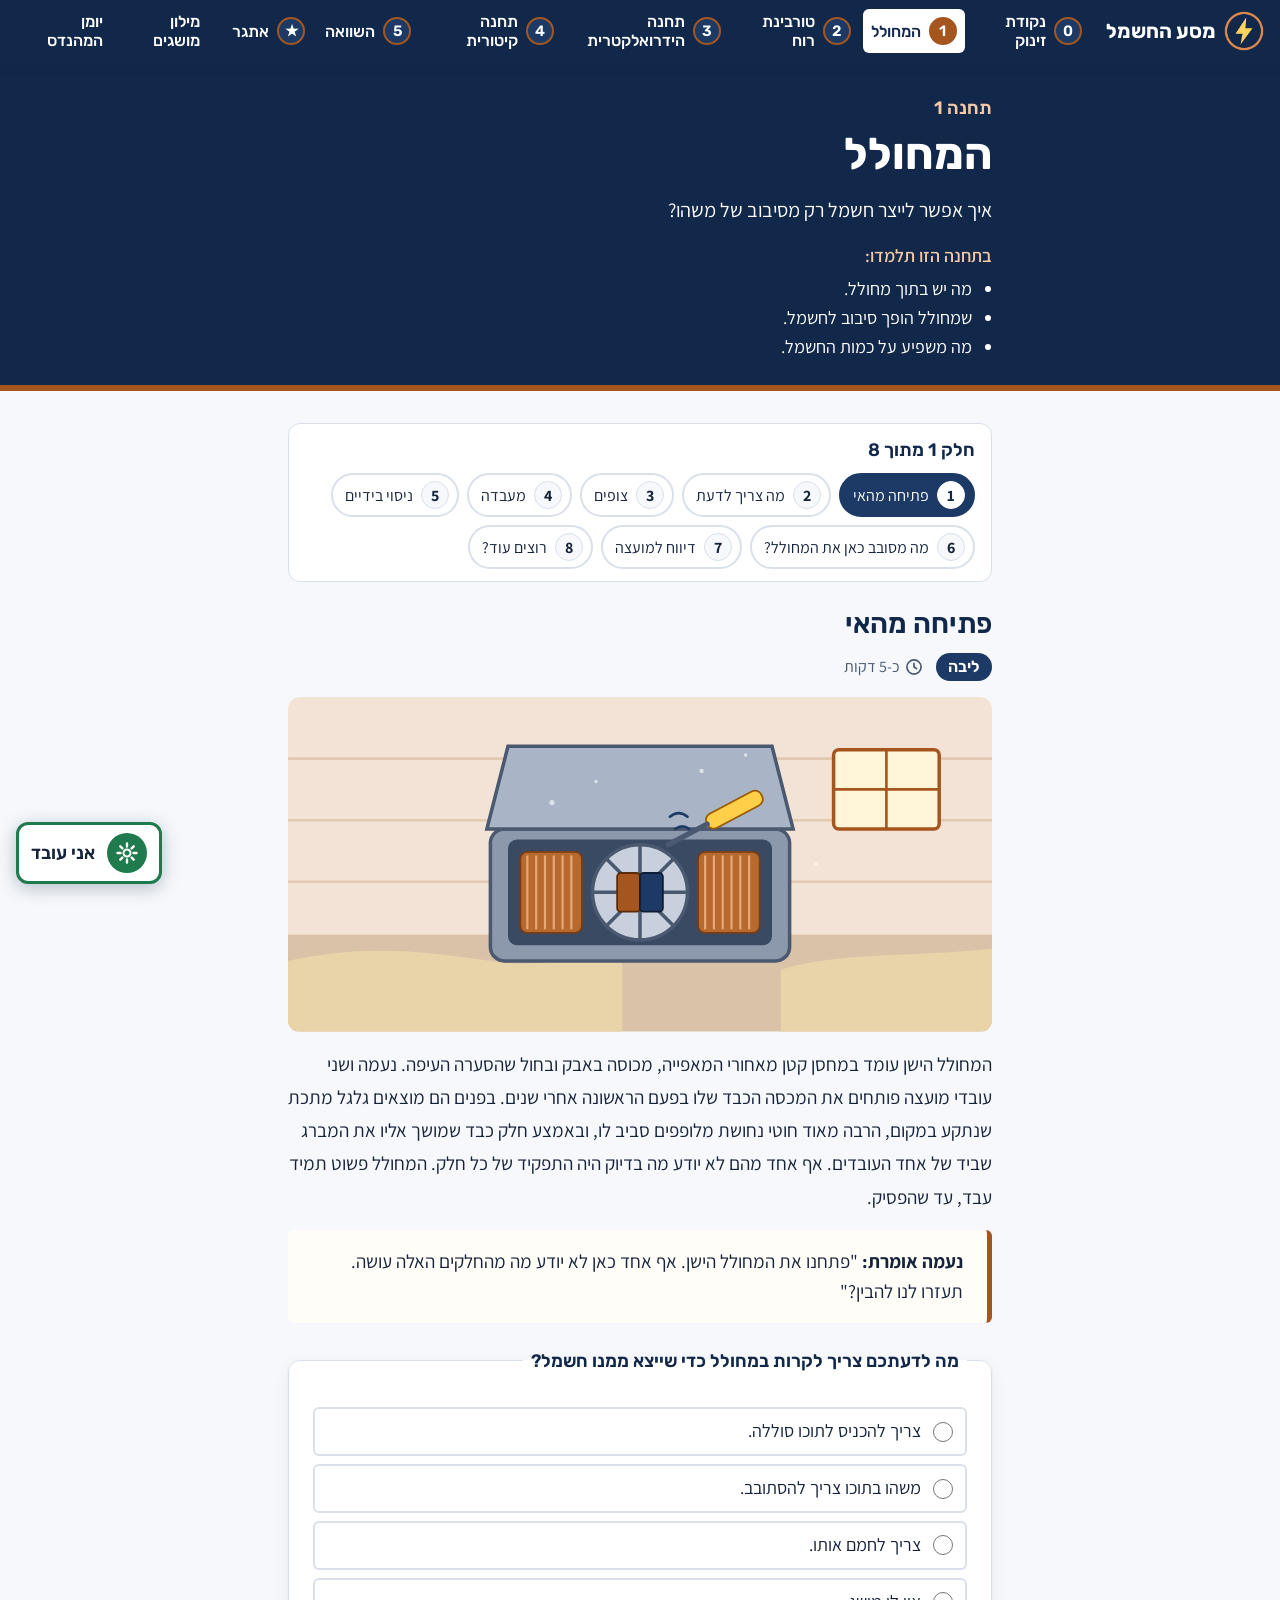
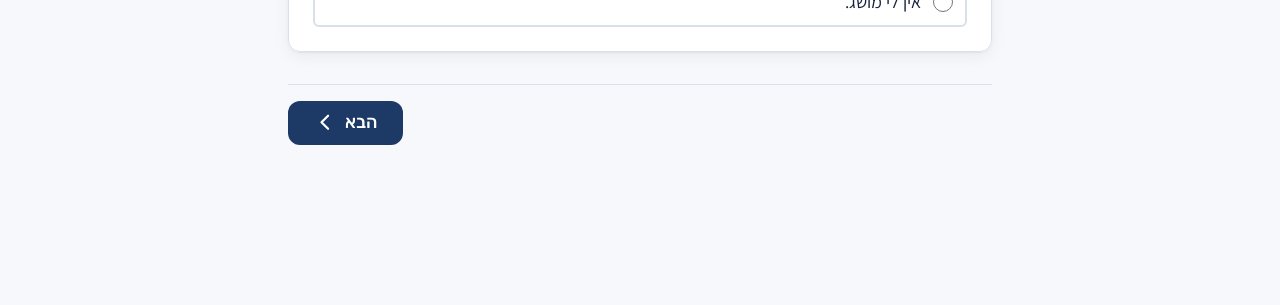
<file: station-1.html>
<!doctype html>
<html dir="rtl" lang="he">
<head>
  <meta charset="utf-8">
  <meta name="viewport" content="width=device-width, initial-scale=1">
  <title>תחנה 1: המחולל · מסע החשמל</title>
  <link rel="icon" href="assets/images/logo.png">
  <link rel="stylesheet" href="css/tokens.css">
  <link rel="stylesheet" href="css/base.css">
</head>
<!--
  תחנה 1: המחולל
  הטקסטים מתוך docs/content/תחנה 1 המחולל.md
  כל <section class="part"> הוא חלק אחד בתחנה.
  ההדמיות נבנות מתוך js/sims/generator.js ו-js/sims/repair.js,
  והחיבורים של העמוד (סרטונים, העתקה, משוב) נמצאים ב-js/station-1.js
-->
<body data-page="s1" data-station="s1">
  <a class="skip-link" href="#main">דילוג לתוכן</a>
  <header id="site-header"></header>

  <div class="station-hero">
    <div class="station-hero-inner">
      <p class="station-hero-eyebrow">תחנה 1</p>
      <h1>המחולל</h1>
      <p class="station-hero-question">איך אפשר לייצר חשמל רק מסיבוב של משהו?</p>
      <div class="station-hero-learn">
        <p>בתחנה הזו תלמדו:</p>
        <ul>
          <li>מה יש בתוך מחולל.</li>
          <li>שמחולל הופך סיבוב לחשמל.</li>
          <li>מה משפיע על כמות החשמל.</li>
        </ul>
      </div>
    </div>
  </div>

  <main id="main" class="page station-page">

    <nav id="station-progress"></nav>

    <!-- ===== 1. פתיחה מהאי ===== -->
    <section class="part" data-title="פתיחה מהאי" data-tag="core" data-time="5 דק'">
      <h2>פתיחה מהאי</h2>
      <figure class="story">
        <svg class="story-svg" viewBox="0 0 800 380" role="img" aria-labelledby="s1-scene-desc">
          <desc id="s1-scene-desc">מחסן קטן ומאובק. בתוכו מחולל ישן עם מכסה פתוח: גלגל מתכת, הרבה חוטי נחושת מלופפים, ובאמצע חלק כבד שמושך אליו מברג.</desc>
          <!-- קיר ורצפה -->
          <rect width="800" height="380" fill="#F3E3D6"/>
          <g stroke="#E2C9B2" stroke-width="3"><path d="M0 70 H800 M0 140 H800 M0 210 H800"/></g>
          <rect y="270" width="800" height="110" fill="#D9C2A8"/>
          <!-- חול שהסערה העיפה -->
          <path d="M0 300 C 90 280, 160 290, 230 300 C 300 310, 330 290, 380 300 L380 380 L0 380 Z" fill="#E9D3A9"/>
          <path d="M560 310 C 620 290, 700 296, 800 286 V380 H560 Z" fill="#E9D3A9"/>
          <!-- חלון קטן -->
          <rect x="620" y="60" width="120" height="90" rx="6" fill="#FFF6D9" stroke="#A5561F" stroke-width="4"/>
          <path d="M680 60 V150 M620 105 H740" stroke="#A5561F" stroke-width="3"/>
          <!-- המחולל: גוף -->
          <rect x="230" y="150" width="340" height="150" rx="16" fill="#8C99AD" stroke="#4A5870" stroke-width="4"/>
          <!-- מכסה פתוח -->
          <path d="M226 150 L250 56 H550 L574 150 Z" fill="#A9B5C6" stroke="#4A5870" stroke-width="4"/>
          <!-- בפנים: חלל כהה -->
          <rect x="250" y="162" width="300" height="120" rx="10" fill="#3A4A63"/>
          <!-- סלילי נחושת -->
          <g fill="#B8692E" stroke="#7A3C12" stroke-width="2">
            <rect x="264" y="176" width="70" height="92" rx="8"/>
            <rect x="466" y="176" width="70" height="92" rx="8"/>
          </g>
          <g stroke="#E7A877" stroke-width="2.5">
            <path d="M272 180 v84 M282 180 v84 M292 180 v84 M302 180 v84 M312 180 v84 M322 180 v84"/>
            <path d="M474 180 v84 M484 180 v84 M494 180 v84 M504 180 v84 M514 180 v84 M524 180 v84"/>
          </g>
          <!-- גלגל מתכת שנתקע -->
          <circle cx="400" cy="222" r="54" fill="#C7D0DC" stroke="#4A5870" stroke-width="4"/>
          <g stroke="#4A5870" stroke-width="4"><path d="M400 168 V276 M346 222 H454 M362 184 L438 260 M438 184 L362 260"/></g>
          <!-- החלק הכבד באמצע (המגנט) -->
          <rect x="374" y="200" width="26" height="44" rx="4" fill="#A5561F" stroke="#5A2C0C" stroke-width="2"/>
          <rect x="400" y="200" width="26" height="44" rx="4" fill="#1D3A66" stroke="#0E1D36" stroke-width="2"/>
          <!-- מברג שנמשך למגנט -->
          <g transform="rotate(-28 520 120)">
            <rect x="470" y="112" width="70" height="18" rx="8" fill="#FFCF4A" stroke="#9A5B00" stroke-width="2"/>
            <path d="M470 121 H420" stroke="#4A5870" stroke-width="6" stroke-linecap="round"/>
          </g>
          <g stroke="#1D3A66" stroke-width="3" stroke-linecap="round" fill="none">
            <path d="M440 150 q8 -6 16 0"/><path d="M434 136 q10 -8 20 0"/>
          </g>
          <!-- אבק -->
          <g fill="#FFFFFF" opacity="0.6">
            <circle cx="300" cy="120" r="3"/><circle cx="350" cy="96" r="2"/><circle cx="470" cy="84" r="2.5"/>
            <circle cx="520" cy="66" r="2"/><circle cx="600" cy="190" r="2"/>
          </g>
        </svg>
      </figure>
      <p class="story-text">המחולל הישן עומד במחסן קטן מאחורי המאפייה, מכוסה באבק ובחול שהסערה העיפה. נעמה ושני עובדי מועצה פותחים את המכסה הכבד שלו בפעם הראשונה אחרי שנים. בפנים הם מוצאים גלגל מתכת שנתקע במקום, הרבה מאוד חוטי נחושת מלופפים סביב לו, ובאמצע חלק כבד שמושך אליו את המברג שביד של אחד העובדים. אף אחד מהם לא יודע מה בדיוק היה התפקיד של כל חלק. המחולל פשוט תמיד עבד, עד שהפסיק.</p>
      <blockquote class="quote">
        <p><strong>נעמה אומרת:</strong> "פתחנו את המחולל הישן. אף אחד כאן לא יודע מה מהחלקים האלה עושה. תעזרו לנו להבין?"</p>
      </blockquote>
      <fieldset class="card" data-journal="s1.predict" data-journal-label="הניבוי שלי בפתיחה" id="s1-predict">
        <legend>מה לדעתכם צריך לקרות במחולל כדי שייצא ממנו חשמל?</legend>
        <label class="choice"><input type="radio" name="s1-predict" value="צריך להכניס לתוכו סוללה."> צריך להכניס לתוכו סוללה.</label>
        <label class="choice"><input type="radio" name="s1-predict" value="משהו בתוכו צריך להסתובב."> משהו בתוכו צריך להסתובב.</label>
        <label class="choice"><input type="radio" name="s1-predict" value="צריך לחמם אותו."> צריך לחמם אותו.</label>
        <label class="choice"><input type="radio" name="s1-predict" value="אין לי מושג."> אין לי מושג.</label>
        <p class="feedback feedback-note" data-show-after="s1-predict" role="status" hidden>רשמנו את הניבוי שלכם. בעוד רבע שעה תבדקו אם צדקתם.</p>
      </fieldset>
    </section>

    <!-- ===== 2. מה צריך לדעת ===== -->
    <section class="part" data-title="מה צריך לדעת" data-tag="core" data-time="10 דק'">
      <h2>מה צריך לדעת</h2>
      <div class="slides" aria-label="כרטיסי מידע">
        <article class="slide card info-card">
          <h3>מחולל הופך סיבוב לחשמל</h3>
          <p><strong>מחולל</strong> הוא מכונה שמייצרת חשמל. הוא עובד רק כשמשהו מסובב אותו. כשהוא מסתובב, יוצא ממנו חשמל. כשהוא עומד, לא יוצא כלום.</p>
        </article>
        <article class="slide card info-card">
          <h3>מה יש בפנים?</h3>
          <p>בתוך כל מחולל יש שני חלקים חשובים: <strong>מגנט</strong>, ו<strong>סליל</strong> של חוט נחושת. סליל הוא חוט ארוך שמלופף הרבה פעמים. אחד מהם מסתובב, והשני נשאר במקום.</p>
          <figure class="diagram">
            <svg viewBox="0 0 560 300" role="img" aria-labelledby="s1-parts-desc">
              <desc id="s1-parts-desc">מחולל פתוח. באמצע מגנט על ציר, ומשני הצדדים סלילי נחושת.</desc>
              <rect x="60" y="40" width="440" height="220" rx="24" fill="#EEF3FA" stroke="#A9B5C6" stroke-width="3"/>
              <!-- סלילים -->
              <g>
                <rect x="90" y="100" width="70" height="100" rx="6" fill="#8C99AD"/>
                <rect x="400" y="100" width="70" height="100" rx="6" fill="#8C99AD"/>
                <g fill="#B8692E" stroke="#7A3C12" stroke-width="1.5">
                  <rect x="94" y="92" width="9" height="116" rx="3"/><rect x="108" y="92" width="9" height="116" rx="3"/><rect x="122" y="92" width="9" height="116" rx="3"/><rect x="136" y="92" width="9" height="116" rx="3"/><rect x="150" y="92" width="7" height="116" rx="3"/>
                  <rect x="404" y="92" width="9" height="116" rx="3"/><rect x="418" y="92" width="9" height="116" rx="3"/><rect x="432" y="92" width="9" height="116" rx="3"/><rect x="446" y="92" width="9" height="116" rx="3"/><rect x="460" y="92" width="7" height="116" rx="3"/>
                </g>
              </g>
              <!-- מגנט על ציר -->
              <rect x="210" y="130" width="70" height="40" rx="5" fill="#A5561F"/>
              <rect x="280" y="130" width="70" height="40" rx="5" fill="#1D3A66"/>
              <circle cx="280" cy="150" r="10" fill="#E6EDF7" stroke="#4A5870" stroke-width="3"/>
              <!-- תוויות -->
              <g font-family="Rubik, Assistant, sans-serif" font-size="22" font-weight="600" fill="#12284A" text-anchor="middle">
                <path d="M280 130 V84" stroke="#12284A" stroke-width="2"/><text x="280" y="74">מגנט</text>
                <path d="M125 208 V236" stroke="#12284A" stroke-width="2"/><text x="125" y="286">סליל נחושת</text>
                <path d="M435 208 V236" stroke="#12284A" stroke-width="2"/><text x="435" y="286">סליל נחושת</text>
                <path d="M290 158 L330 236" stroke="#12284A" stroke-width="2"/><text x="330" y="286">ציר</text>
              </g>
            </svg>
          </figure>
        </article>
        <article class="slide card info-card">
          <h3>מגנט שזז, חשמל שנוצר</h3>
          <p>כשמגנט זז ליד חוט נחושת, נוצר בחוט חשמל. זה כל הסוד. מגנט שעומד במקום לא מייצר כלום, גם אם הוא חזק מאוד.</p>
        </article>
        <article class="slide card info-card">
          <h3>מחולל אינו סוללה</h3>
          <p><strong>סוללה</strong> שומרת חשמל שכבר נוצר, עד שהוא נגמר. מחולל לא שומר כלום. הוא מייצר חשמל רק בזמן שמסובבים אותו. וגם את האנרגיה הוא לא יוצר מכלום: הוא הופך את הסיבוב לחשמל.</p>
        </article>
      </div>
    </section>

    <!-- ===== 3. צופים ===== -->
    <section class="part" data-title="צופים" data-tag="core" data-time="10 דק'">
      <h2>צופים</h2>
      <p class="watch-before"><strong>לפני הצפייה:</strong> שימו לב: מה זז בתוך המחולל, ומה נשאר במקום?</p>
      <div class="video-slot" data-video="station1.video1" data-video-title="איך מחולל עובד"></div>
      <div class="card watch-after">
        <h3>אחרי הצפייה</h3>
        <label class="question" for="s1-watch1">1. מה סובב במחולל שראיתם?</label>
        <textarea id="s1-watch1" rows="2" data-journal="s1.watch1" data-journal-label="מה סובב במחולל שראיתם?"></textarea>
        <label class="question q-gap" for="s1-watch2">2. מה היה מופתע אתכם בסרטון?</label>
        <textarea id="s1-watch2" rows="2" data-journal="s1.watch2" data-journal-label="מה היה מופתע אתכם בסרטון?"></textarea>
      </div>
      <div class="extra-block">
        <h3>מחולל אמיתי בתחנת כוח <span class="tag tag-extra">אם יש זמן</span></h3>
        <div class="video-slot" data-video="station1.video2" data-video-title="מחולל אמיתי בתחנת כוח"></div>
      </div>
    </section>

    <!-- ===== 4. מעבדה ===== -->
    <section class="part part-wide" data-title="מעבדה" data-tag="core" data-time="15–20 דק'">
      <h2>מעבדה: מה משפיע על החשמל?</h2>
      <div class="lab-wrap">
        <div class="lab-sim-col">
          <div id="gen-sim"></div>
        </div>

        <div class="lab">
          <!-- ניסוי 1 -->
          <article class="experiment card" data-exp="1">
            <div class="experiment-body">
              <h3>ניסוי 1: מהירות הסיבוב</h3>
              <fieldset class="exp-step" data-journal="s1.e1.predict" data-journal-label="ניסוי 1 – הניבוי שלי">
                <legend><span class="step-word">ניבוי:</span> מה יקרה לנורה כשתסובבו מהר יותר?</legend>
                <label class="choice"><input type="radio" name="s1-e1-predict" value="תאיר חזק יותר"> תאיר חזק יותר</label>
                <label class="choice"><input type="radio" name="s1-e1-predict" value="תאיר חלש יותר"> תאיר חלש יותר</label>
                <label class="choice"><input type="radio" name="s1-e1-predict" value="לא ישתנה כלום"> לא ישתנה כלום</label>
              </fieldset>
              <div class="exp-step">
                <p><span class="step-word">נסו:</span> הזיזו את המחוון מהתחלה עד הסוף. רשמו בטבלה את המד בשלוש מהירויות: לאט, בינוני, מהר.</p>
                <table class="lab-table">
                  <thead><tr><th scope="col">מהירות</th><th scope="col">מד חשמל (0–10)</th></tr></thead>
                  <tbody>
                    <tr><th scope="row" id="s1-e1-r1">לאט</th><td><input type="number" inputmode="numeric" min="0" max="10" aria-labelledby="s1-e1-r1" data-journal="s1.e1.slow" data-journal-label="ניסוי 1 – לאט"></td></tr>
                    <tr><th scope="row" id="s1-e1-r2">בינוני</th><td><input type="number" inputmode="numeric" min="0" max="10" aria-labelledby="s1-e1-r2" data-journal="s1.e1.mid" data-journal-label="ניסוי 1 – בינוני"></td></tr>
                    <tr><th scope="row" id="s1-e1-r3">מהר</th><td><input type="number" inputmode="numeric" min="0" max="10" aria-labelledby="s1-e1-r3" data-journal="s1.e1.fast" data-journal-label="ניסוי 1 – מהר"></td></tr>
                  </tbody>
                </table>
              </div>
              <div class="exp-step">
                <label for="s1-e1-explain"><span class="step-word">הסבירו:</span> מה הקשר בין מהירות הסיבוב לכמות החשמל?</label>
                <textarea id="s1-e1-explain" rows="3" data-explain data-journal="s1.e1.explain" data-journal-label="ניסוי 1 – ההסבר שלי"></textarea>
                <div class="hints" data-hint-key="e1">
                  <p class="hint" data-level="1">הסתכלו על המד במהירות הנמוכה ובמהירות הגבוהה. האם המספר זהה?</p>
                  <p class="hint" data-level="2">נסו להשלים: "ככל שמסובבים מהר יותר, החשמל …"</p>
                </div>
                <p class="feedback feedback-ok exp-feedback" hidden>סיבוב מהיר יותר מייצר יותר חשמל. שמתם לב שבמהירות נמוכה הנורה מהבהבת?</p>
              </div>
            </div>
          </article>

          <!-- ניסוי 2 -->
          <article class="experiment card" data-exp="2">
            <div class="experiment-body">
              <h3>ניסוי 2: חוזק המגנט</h3>
              <div class="exp-step">
                <label for="s1-e2-predict"><span class="step-word">ניבוי:</span> נחליף את המגנט במגנט חזק יותר, באותה מהירות. מה יקרה?</label>
                <textarea id="s1-e2-predict" rows="2" data-journal="s1.e2.predict" data-journal-label="ניסוי 2 – הניבוי שלי"></textarea>
              </div>
              <div class="exp-step">
                <p><span class="step-word">נסו:</span> קבעו מהירות בינונית. החליפו בין שלושה מגנטים: חלש, בינוני, חזק. רשמו את המד.</p>
                <table class="lab-table">
                  <thead><tr><th scope="col">מגנט</th><th scope="col">מד חשמל (0–10)</th></tr></thead>
                  <tbody>
                    <tr><th scope="row" id="s1-e2-r1">חלש</th><td><input type="number" inputmode="numeric" min="0" max="10" aria-labelledby="s1-e2-r1" data-journal="s1.e2.weak" data-journal-label="ניסוי 2 – מגנט חלש"></td></tr>
                    <tr><th scope="row" id="s1-e2-r2">בינוני</th><td><input type="number" inputmode="numeric" min="0" max="10" aria-labelledby="s1-e2-r2" data-journal="s1.e2.mid" data-journal-label="ניסוי 2 – מגנט בינוני"></td></tr>
                    <tr><th scope="row" id="s1-e2-r3">חזק</th><td><input type="number" inputmode="numeric" min="0" max="10" aria-labelledby="s1-e2-r3" data-journal="s1.e2.strong" data-journal-label="ניסוי 2 – מגנט חזק"></td></tr>
                  </tbody>
                </table>
              </div>
              <div class="exp-step">
                <label for="s1-e2-explain"><span class="step-word">הסבירו:</span> למה חשוב שהמהירות תישאר אותו דבר כשמחליפים מגנט?</label>
                <textarea id="s1-e2-explain" rows="3" data-explain data-journal="s1.e2.explain" data-journal-label="ניסוי 2 – ההסבר שלי"></textarea>
                <div class="hints" data-hint-key="e2">
                  <p class="hint" data-level="1">אם גם המהירות תשתנה, תוכלו לדעת מה גרם לשינוי?</p>
                  <p class="hint" data-level="2">כשמשנים שני דברים ביחד, אי אפשר לדעת מי מהם השפיע.</p>
                </div>
                <p class="feedback feedback-ok exp-feedback" hidden>מגנט חזק יותר מייצר יותר חשמל. ועשיתם כמו מדענים: שיניתם רק דבר אחד.</p>
              </div>
            </div>
          </article>

          <!-- ניסוי 3 -->
          <article class="experiment card" data-exp="3">
            <div class="experiment-body">
              <h3>ניסוי 3: מספר הליפופים</h3>
              <div class="exp-step">
                <label for="s1-e3-predict"><span class="step-word">ניבוי:</span> מה יקרה אם נלפף את החוט הרבה יותר פעמים?</label>
                <textarea id="s1-e3-predict" rows="2" data-journal="s1.e3.predict" data-journal-label="ניסוי 3 – הניבוי שלי"></textarea>
              </div>
              <div class="exp-step">
                <p><span class="step-word">נסו:</span> בחרו סליל עם 10, 50 ו-100 ליפופים. אל תשנו את המגנט ואת המהירות.</p>
                <table class="lab-table">
                  <thead><tr><th scope="col">ליפופים</th><th scope="col">מד חשמל (0–10)</th></tr></thead>
                  <tbody>
                    <tr><th scope="row" id="s1-e3-r1">10</th><td><input type="number" inputmode="numeric" min="0" max="10" aria-labelledby="s1-e3-r1" data-journal="s1.e3.t10" data-journal-label="ניסוי 3 – 10 ליפופים"></td></tr>
                    <tr><th scope="row" id="s1-e3-r2">50</th><td><input type="number" inputmode="numeric" min="0" max="10" aria-labelledby="s1-e3-r2" data-journal="s1.e3.t50" data-journal-label="ניסוי 3 – 50 ליפופים"></td></tr>
                    <tr><th scope="row" id="s1-e3-r3">100</th><td><input type="number" inputmode="numeric" min="0" max="10" aria-labelledby="s1-e3-r3" data-journal="s1.e3.t100" data-journal-label="ניסוי 3 – 100 ליפופים"></td></tr>
                  </tbody>
                </table>
              </div>
              <div class="exp-step">
                <label for="s1-e3-explain"><span class="step-word">הסבירו:</span> אילו שלושה דברים מגדילים את כמות החשמל שמחולל מייצר?</label>
                <textarea id="s1-e3-explain" rows="3" data-explain data-journal="s1.e3.explain" data-journal-label="ניסוי 3 – ההסבר שלי"></textarea>
                <div class="hints" data-hint-key="e3">
                  <p class="hint" data-level="1">חזרו לטבלת המעבדה. מה שיניתם בכל אחד משלושת הניסויים?</p>
                  <p class="hint" data-level="2">התשובה בנויה מהתשובות של ניסוי 1, 2 ו-3.</p>
                </div>
                <p class="feedback feedback-ok exp-feedback" hidden>מעולה! סיבוב מהיר, מגנט חזק והרבה ליפופים. כך בונים מחוללים בתחנות כוח אמיתיות.</p>
              </div>
            </div>
          </article>

          <!-- ניסוי 4 – אם יש זמן -->
          <article class="experiment card exp-extra" data-exp="4">
            <div class="experiment-body">
              <h3>ניסוי 4: מה אם הסליל מסתובב? <span class="tag tag-extra">אם יש זמן</span></h3>
              <div class="exp-step">
                <label for="s1-e4-predict"><span class="step-word">ניבוי:</span> הפעם המגנט עומד, והסליל מסתובב סביבו. האם ייווצר חשמל?</label>
                <textarea id="s1-e4-predict" rows="2" data-journal="s1.e4.predict" data-journal-label="ניסוי 4 – הניבוי שלי"></textarea>
              </div>
              <p class="feedback feedback-ok exp-feedback" id="s1-e4-feedback" hidden>כן! מה שחשוב הוא שהמגנט והסליל זזים אחד ליד השני. לא משנה מי מהם מסתובב.</p>
            </div>
          </article>
        </div>
      </div>

      <div id="s1-lab-copy"></div>
    </section>

    <!-- ===== 5. ניסוי בידיים ===== -->
    <section class="part" data-title="ניסוי בידיים" data-tag="core" data-time="20 דק'">
      <h2>ניסוי בידיים: חשמל ממגנט</h2>
      <p class="goal"><strong>מטרה:</strong> לראות שמגנט שזז בתוך סליל מייצר חשמל אמיתי.</p>
      <p class="side-note">כל הערכות תפוסות? <a href="#part-4">עברו למעבדה בהדמיה</a> וחזרו לכאן אחר כך.</p>

      <div class="hands-grid">
        <div class="card">
          <h3>חומרים</h3>
          <ul class="materials">
            <li>גליל קרטון (מגליל נייר מטבח) עם סליל מוכן של כ-100 ליפופים</li>
            <li>מצפן עם כ-20 ליפופים של אותו חוט סביבו</li>
            <li>מגנט חזק שנכנס לתוך הגליל</li>
            <li>סרגל או מסורת ארוכה</li>
          </ul>
        </div>
        <div class="card safety">
          <h3>בטיחות</h3>
          <p>מגנטים חזקים קופצים זה לזה וצובטים את האצבעות. הרחיקו אותם מטלפונים וממחשבים.</p>
        </div>
      </div>

      <div class="card">
        <h3>שלבים</h3>
        <ol class="steps-list">
          <li>הניחו את המצפן רחוק מהגליל, לפחות 50 ס״מ. מדדו עם הסרגל.</li>
          <li>חכו שהמחט תעמוד במקום.</li>
          <li>הכניסו את המגנט לגליל במהירות. אחד מכם מסתכל על המצפן.</li>
          <li>הוציאו אותו במהירות. מה קרה למחט?</li>
          <li>עכשיו אותו דבר, לאט מאוד.</li>
          <li>השאירו את המגנט בתוך הגליל בלי להזיז.</li>
        </ol>
      </div>

      <div class="card">
        <h3>טבלת תצפיות</h3>
        <table class="obs-table">
          <thead><tr><th scope="col">מה עשינו</th><th scope="col">מה קרה למחט? (זזה הרבה / קצת / לא זזה)</th></tr></thead>
          <tbody>
            <tr><th scope="row">הכנסה מהירה</th><td>
              <fieldset class="obs" data-journal="s1.hands.fastIn" data-journal-label="מה קרה למחט? הכנסה מהירה">
                <legend class="visually-hidden">הכנסה מהירה: מה קרה למחט?</legend>
                <div class="seg">
                  <label><input type="radio" name="s1-obs-fastIn" value="זזה הרבה"><span>זזה הרבה</span></label>
                  <label><input type="radio" name="s1-obs-fastIn" value="קצת"><span>קצת</span></label>
                  <label><input type="radio" name="s1-obs-fastIn" value="לא זזה"><span>לא זזה</span></label>
                </div>
              </fieldset></td></tr>
            <tr><th scope="row">הוצאה מהירה</th><td>
              <fieldset class="obs" data-journal="s1.hands.fastOut" data-journal-label="מה קרה למחט? הוצאה מהירה">
                <legend class="visually-hidden">הוצאה מהירה: מה קרה למחט?</legend>
                <div class="seg">
                  <label><input type="radio" name="s1-obs-fastOut" value="זזה הרבה"><span>זזה הרבה</span></label>
                  <label><input type="radio" name="s1-obs-fastOut" value="קצת"><span>קצת</span></label>
                  <label><input type="radio" name="s1-obs-fastOut" value="לא זזה"><span>לא זזה</span></label>
                </div>
              </fieldset></td></tr>
            <tr><th scope="row">הכנסה איטית</th><td>
              <fieldset class="obs" data-journal="s1.hands.slowIn" data-journal-label="מה קרה למחט? הכנסה איטית">
                <legend class="visually-hidden">הכנסה איטית: מה קרה למחט?</legend>
                <div class="seg">
                  <label><input type="radio" name="s1-obs-slowIn" value="זזה הרבה"><span>זזה הרבה</span></label>
                  <label><input type="radio" name="s1-obs-slowIn" value="קצת"><span>קצת</span></label>
                  <label><input type="radio" name="s1-obs-slowIn" value="לא זזה"><span>לא זזה</span></label>
                </div>
              </fieldset></td></tr>
            <tr><th scope="row">מגנט עומד בתוך הגליל</th><td>
              <fieldset class="obs" data-journal="s1.hands.still" data-journal-label="מה קרה למחט? מגנט עומד בתוך הגליל">
                <legend class="visually-hidden">מגנט עומד בתוך הגליל: מה קרה למחט?</legend>
                <div class="seg">
                  <label><input type="radio" name="s1-obs-still" value="זזה הרבה"><span>זזה הרבה</span></label>
                  <label><input type="radio" name="s1-obs-still" value="קצת"><span>קצת</span></label>
                  <label><input type="radio" name="s1-obs-still" value="לא זזה"><span>לא זזה</span></label>
                </div>
              </fieldset></td></tr>
          </tbody>
        </table>
      </div>

      <div class="card">
        <h3>מסקנות</h3>
        <label class="question" for="s1-c1">1. מתי המחט זזה הכי הרבה?</label>
        <textarea id="s1-c1" rows="2" data-journal="s1.hands.c1" data-journal-label="מתי המחט זזה הכי הרבה?"></textarea>
        <label class="question q-gap" for="s1-c2">2. מה קרה כשהמגנט עמד? מה זה אומר על מחוללים?</label>
        <textarea id="s1-c2" rows="2" data-journal="s1.hands.c2" data-journal-label="מה קרה כשהמגנט עמד? מה זה אומר על מחוללים?"></textarea>
        <label class="question q-gap" for="s1-c3">3. למה הרחקנו את המצפן מהמגנט?</label>
        <textarea id="s1-c3" rows="2" data-journal="s1.hands.c3" data-journal-label="למה הרחקנו את המצפן מהמגנט?"></textarea>
      </div>

      <div id="s1-hands-copy"></div>
    </section>

    <!-- ===== 6. מה מסובב כאן את המחולל? ===== -->
    <section class="part" data-title="מה מסובב כאן את המחולל?" data-tag="core" data-time="3 דק'">
      <h2>מה מסובב כאן את המחולל?</h2>
      <div class="card summary-card">
        <ol class="chain" aria-label="סיבוב, מגנט וסליל, חשמל">
          <li class="chain-step"><span class="chain-icon" aria-hidden="true">
            <svg viewBox="0 0 48 48"><path d="M38 24a14 14 0 1 1-4.1-9.9" fill="none" stroke="#1D3A66" stroke-width="4" stroke-linecap="round"/><path d="M35 6v9h-9" fill="none" stroke="#1D3A66" stroke-width="4" stroke-linecap="round" stroke-linejoin="round"/></svg>
          </span>סיבוב</li>
          <li class="chain-arrow" aria-hidden="true">←</li>
          <li class="chain-step"><span class="chain-icon" aria-hidden="true">
            <svg viewBox="0 0 48 48"><rect x="6" y="16" width="18" height="16" rx="3" fill="#A5561F"/><rect x="24" y="16" width="18" height="16" rx="3" fill="#1D3A66"/></svg>
          </span>מגנט וסליל</li>
          <li class="chain-arrow" aria-hidden="true">←</li>
          <li class="chain-step chain-end"><span class="chain-icon" aria-hidden="true">
            <svg viewBox="0 0 48 48"><path d="M24 6a12 12 0 0 0-7.2 21.6c1.6 1.2 2.2 2.8 2.2 4.4h10c0-1.6.6-3.2 2.2-4.4A12 12 0 0 0 24 6z" fill="#FFCF4A" stroke="#9A5B00" stroke-width="2.5"/><path d="M19 37h10M21 42h6" stroke="#4A5870" stroke-width="3" stroke-linecap="round"/></svg>
          </span>חשמל</li>
        </ol>
        <p>מחולל הופך סיבוב לחשמל. בלי סיבוב אין חשמל. מעכשיו, בכל תחנה נשאל שאלה אחת: <strong>מה מסובב כאן את המחולל?</strong></p>
      </div>
      <aside class="card israel">
        <h3>ובישראל?</h3>
        <p>כמעט כל החשמל בישראל מיוצר במחוללים ענקיים, בתחנות כוח. חוץ מחשמל שמגיע מלוחות סולאריים: הם מייצרים חשמל בלי לסובב כלום.</p>
      </aside>
    </section>

    <!-- ===== 7. דיווח למועצה ונקודת ביקורת ===== -->
    <section class="part" data-title="דיווח למועצה" data-tag="core" data-time="12 דק'">
      <h2>דיווח למועצה ונקודת ביקורת</h2>
      <div class="card checkpoint-card">
        <img src="assets/images/icon-checkpoint.png" alt="" width="64" height="64">
        <div>
          <p>סיימתם? עכשיו מדווחים למועצה. פתחו את המשימה "נקודת ביקורת: המחולל" ב-Classroom. זה ייקח כ-10 דקות.</p>
          <div data-checkpoint="station1"></div>
        </div>
      </div>
    </section>

    <!-- ===== 8. רוצים עוד? ===== -->
    <section class="part" data-title="רוצים עוד?" data-tag="extra"
             data-next-label="לתחנה 2: טורבינת רוח" data-next-href="station-2.html">
      <h2>רוצים עוד?</h2>
      <div class="card">
        <h3>משימת תיקון</h3>
        <p>בהדמיה מופיעים חלקים פזורים: מגנט, סליל, ציר, ידית, סוללה, מאוורר ונורה. הרכיבו מחולל שמדליק את הנורה. שימו לב: לא כל החלקים נחוצים.</p>
      </div>
      <div id="repair-sim"></div>
      <div class="card">
        <h3>שאלת מחשבה</h3>
        <p>לאופניים רבים יש פנס עם דינמו, מחולל קטן שהגלגל מסובב. מה קורה לפנס כשעוצרים ברמזור? תכננו פנס שלא נכבה. ציירו אותו במחברת.</p>
      </div>
    </section>

  </main>

  <script type="module" src="js/page.js"></script>
  <script type="module" src="js/station-1.js"></script>
</body>
</html>
</file>
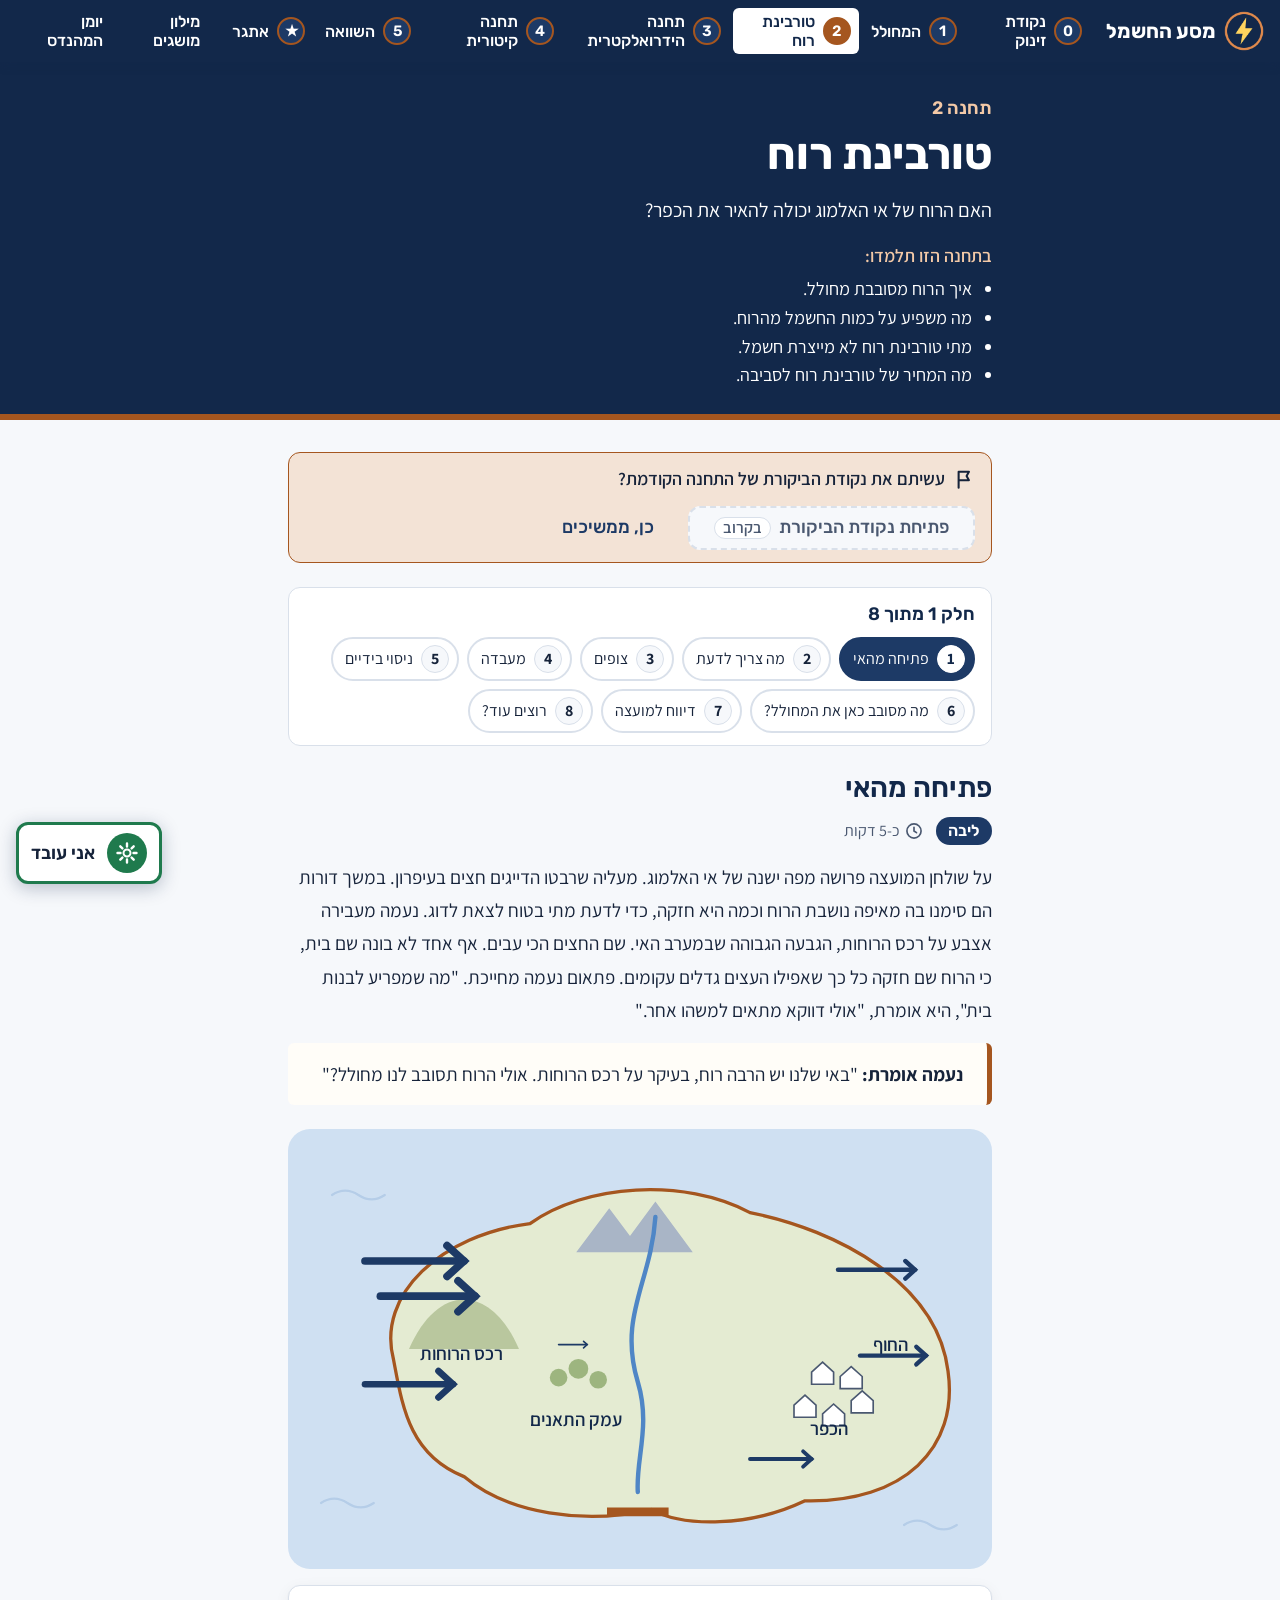
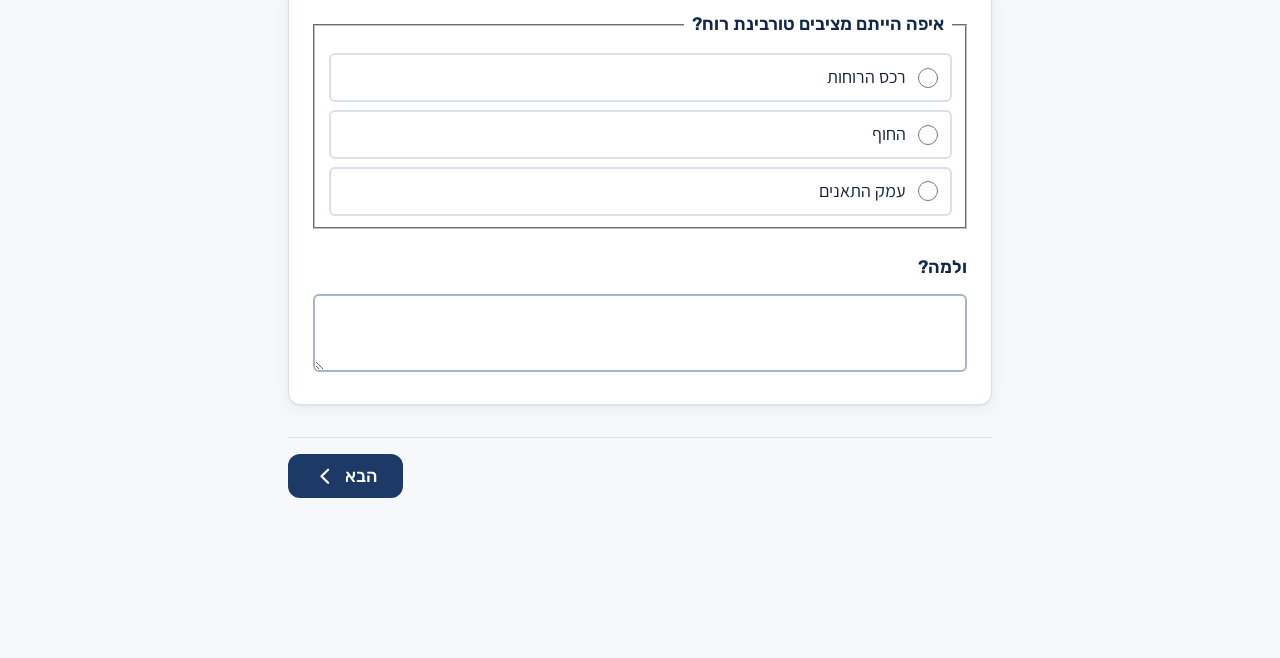
<file: station-2.html>
<!doctype html>
<html dir="rtl" lang="he">
<head>
  <meta charset="utf-8">
  <meta name="viewport" content="width=device-width, initial-scale=1">
  <title>תחנה 2: טורבינת רוח · מסע החשמל</title>
  <link rel="icon" href="assets/images/logo.png">
  <link rel="stylesheet" href="css/tokens.css">
  <link rel="stylesheet" href="css/base.css">
</head>
<!--
  תחנה 2: טורבינת רוח
  הטקסטים מתוך docs/content/תחנה 2 טורבינת רוח.md
  ההדמיות: js/sims/wind.js. החיבורים של העמוד: js/station-2.js
-->
<body data-page="s2" data-station="s2" data-reminder="station1">
  <a class="skip-link" href="#main">דילוג לתוכן</a>
  <header id="site-header"></header>

  <div class="station-hero">
    <div class="station-hero-inner">
      <p class="station-hero-eyebrow">תחנה 2</p>
      <h1>טורבינת רוח</h1>
      <p class="station-hero-question">האם הרוח של אי האלמוג יכולה להאיר את הכפר?</p>
      <div class="station-hero-learn">
        <p>בתחנה הזו תלמדו:</p>
        <ul>
          <li>איך הרוח מסובבת מחולל.</li>
          <li>מה משפיע על כמות החשמל מהרוח.</li>
          <li>מתי טורבינת רוח לא מייצרת חשמל.</li>
          <li>מה המחיר של טורבינת רוח לסביבה.</li>
        </ul>
      </div>
    </div>
  </div>

  <main id="main" class="page station-page">

    <nav id="station-progress"></nav>

    <!-- ===== 1. פתיחה מהאי ===== -->
    <section class="part" data-title="פתיחה מהאי" data-tag="core" data-time="5 דק'">
      <h2>פתיחה מהאי</h2>
      <p class="story-text">על שולחן המועצה פרושה מפה ישנה של אי האלמוג. מעליה שרבטו הדייגים חצים בעיפרון. במשך דורות הם סימנו בה מאיפה נושבת הרוח וכמה היא חזקה, כדי לדעת מתי בטוח לצאת לדוג. נעמה מעבירה אצבע על רכס הרוחות, הגבעה הגבוהה שבמערב האי. שם החצים הכי עבים. אף אחד לא בונה שם בית, כי הרוח שם חזקה כל כך שאפילו העצים גדלים עקומים. פתאום נעמה מחייכת. "מה שמפריע לבנות בית", היא אומרת, "אולי דווקא מתאים למשהו אחר."</p>
      <blockquote class="quote">
        <p><strong>נעמה אומרת:</strong> "באי שלנו יש הרבה רוח, בעיקר על רכס הרוחות. אולי הרוח תסובב לנו מחולל?"</p>
      </blockquote>
      <figure class="story">
        <svg class="story-svg" id="s2-wind-map" viewBox="0 0 640 400" role="img" aria-label="מפת הרוחות: חצים עבים על רכס הרוחות, בינוניים על החוף, וכמעט בלי חצים בעמק התאנים."></svg>
      </figure>
      <div class="card">
        <fieldset data-journal="s2.predict" data-journal-label="איפה הייתם מציבים טורבינת רוח?" id="s2-predict">
          <legend>איפה הייתם מציבים טורבינת רוח?</legend>
          <label class="choice"><input type="radio" name="s2-predict" value="רכס הרוחות"> רכס הרוחות</label>
          <label class="choice"><input type="radio" name="s2-predict" value="החוף"> החוף</label>
          <label class="choice"><input type="radio" name="s2-predict" value="עמק התאנים"> עמק התאנים</label>
        </fieldset>
        <label class="question" for="s2-predict-why">ולמה?</label>
        <textarea id="s2-predict-why" rows="2" data-journal="s2.predictWhy" data-journal-label="ולמה?"></textarea>
      </div>
    </section>

    <!-- ===== 2. מה צריך לדעת ===== -->
    <section class="part" data-title="מה צריך לדעת" data-tag="core" data-time="10 דק'">
      <h2>מה צריך לדעת</h2>
      <div class="slides" aria-label="כרטיסי מידע">
        <article class="slide card info-card">
          <h3>הרוח מסובבת</h3>
          <p>הרוח דוחפת את הלהבים והם מסתובבים, כמו סביבון נייר. הלהבים מסובבים ציר, והציר מסובב מחולל. זה אותו מחולל מתחנה 1!</p>
        </article>
        <article class="slide card info-card">
          <h3>חלקי הטורבינה</h3>
          <div class="explore">
            <svg class="explore-svg" viewBox="0 0 300 380" role="img" aria-label="טורבינת רוח: להבים, בית המכונות ותורן">
              <rect width="300" height="380" rx="14" fill="#E6EFF9"/>
              <path d="M0 340 C 80 320, 220 318, 300 336 V380 H0 Z" fill="#B9C79E"/>
              <g data-spot="tower" class="spot"><path d="M138 352 L144 120 h12 L162 352 Z" fill="#FFFFFF" stroke="#8C99AD" stroke-width="2"/></g>
              <g data-spot="nacelle" class="spot">
                <rect x="126" y="98" width="62" height="30" rx="9" fill="#FFFFFF" stroke="#8C99AD" stroke-width="2"/>
                <g class="spot-inside"><path d="M140 113 H176" stroke="#4A5870" stroke-width="3"/><rect x="160" y="105" width="18" height="16" rx="3" fill="#A5561F"/></g>
              </g>
              <g data-spot="blades" class="spot">
                <path d="M138 113 L128 10 Q138 2 148 10 Z" fill="#FFFFFF" stroke="#8C99AD" stroke-width="2"/>
                <path d="M138 113 L128 10 Q138 2 148 10 Z" fill="#FFFFFF" stroke="#8C99AD" stroke-width="2" transform="rotate(120 138 113)"/>
                <path d="M138 113 L128 10 Q138 2 148 10 Z" fill="#FFFFFF" stroke="#8C99AD" stroke-width="2" transform="rotate(240 138 113)"/>
                <circle cx="138" cy="113" r="9" fill="#E6EDF7" stroke="#4A5870" stroke-width="2"/>
              </g>
            </svg>
            <ul class="explore-list">
              <li><button type="button" class="btn btn-secondary" data-explore="blades">להבים</button>
                <p class="explore-text"><strong>להבים:</strong> תופסים את הרוח. בטורבינה גדולה כל להב ארוך יותר מאוטובוס.</p></li>
              <li><button type="button" class="btn btn-secondary" data-explore="nacelle">בית המכונות</button>
                <p class="explore-text"><strong>בית המכונות:</strong> התא שלמעלה. בתוכו הציר והמחולל.</p></li>
              <li><button type="button" class="btn btn-secondary" data-explore="tower">תורן</button>
                <p class="explore-text"><strong>תורן:</strong> מחזיק את הכול גבוה. למעלה הרוח חזקה יותר.</p></li>
            </ul>
          </div>
        </article>
        <article class="slide card info-card">
          <h3>לא חלש מדי, לא חזק מדי</h3>
          <p>כשהרוח חלשה מדי, הלהבים לא מסתובבים. כשהרוח חזקה מדי, בסערה, עוצרים את הטורבינה כדי שלא תישבר. בשני המקרים לא נוצר חשמל.</p>
        </article>
        <article class="slide card info-card">
          <h3>אי אפשר להזמין רוח</h3>
          <p>הרוח מגיעה מתי שהיא רוצה. יש ימים סוערים ויש ימים שקטים. הרוח לא מזהמת את האוויר ולא נגמרת, אבל אי אפשר לקבוע מתי היא תנשב.</p>
        </article>
        <article class="slide card info-card">
          <h3>המחיר לסביבה</h3>
          <p>גם לרוח יש מחיר. ציפורים ועטלפים עלולים להיפגע מהלהבים המסתובבים. הלהבים גם משמיעים רעש, ומי שגר קרוב לטורבינה שומע אותו כל הזמן, גם בלילה. ויש אנשים שמרגישים שהטורבינות הגבוהות מקלקלות את הנוף. לכן בוחרים בזהירות איפה לבנות אותן: רחוק מבתים, ולא בדרך שבה ציפורים נודדות.</p>
        </article>
      </div>
    </section>

    <!-- ===== 3. צופים ===== -->
    <section class="part" data-title="צופים" data-tag="core" data-time="10 דק'">
      <h2>צופים</h2>
      <p class="watch-before"><strong>לפני הצפייה:</strong> שימו לב: איפה נמצא המחולל בטורבינת הרוח?</p>
      <div class="video-slot" data-video="station2.video1" data-video-title="איך עובדת טורבינת רוח"></div>
      <div class="card watch-after">
        <h3>אחרי הצפייה</h3>
        <label class="question" for="s2-watch1">1. איפה נמצא המחולל?</label>
        <textarea id="s2-watch1" rows="2" data-journal="s2.watch1" data-journal-label="איפה נמצא המחולל?"></textarea>
        <label class="question q-gap" for="s2-watch2">2. למה מציבים טורבינות על תורן גבוה?</label>
        <textarea id="s2-watch2" rows="2" data-journal="s2.watch2" data-journal-label="למה מציבים טורבינות על תורן גבוה?"></textarea>
      </div>
      <div class="extra-block">
        <h3>בתוך בית המכונות של טורבינה אמיתית <span class="tag tag-extra">אם יש זמן</span></h3>
        <div class="video-slot" data-video="station2.video2" data-video-title="בתוך בית המכונות של טורבינה אמיתית"></div>
      </div>
    </section>

    <!-- ===== 4. מעבדה ===== -->
    <section class="part part-wide" data-title="מעבדה" data-tag="core" data-time="15–20 דק'">
      <h2>מעבדה: טורבינה ברוח</h2>
      <div class="lab-wrap">
        <div class="lab-sim-col">
          <div id="wind-sim"></div>
        </div>

        <div class="lab">
          <!-- ניסוי 1 -->
          <article class="experiment card">
            <div class="experiment-body">
              <h3>ניסוי 1: מהירות הרוח</h3>
              <fieldset class="exp-step" data-journal="s2.e1.predict" data-journal-label="ניסוי 1 – הניבוי שלי">
                <legend><span class="step-word">ניבוי:</span> באיזו רוח הטורבינה תייצר הכי הרבה חשמל?</legend>
                <label class="choice"><input type="radio" name="s2-e1-predict" value="בריזה"> בריזה</label>
                <label class="choice"><input type="radio" name="s2-e1-predict" value="רוח חזקה"> רוח חזקה</label>
                <label class="choice"><input type="radio" name="s2-e1-predict" value="סערה"> סערה</label>
              </fieldset>
              <div class="exp-step">
                <p><span class="step-word">נסו:</span> עברו על ארבעת מצבי הרוח ורשמו את המד בכל אחד.</p>
                <table class="lab-table">
                  <thead><tr><th scope="col">מהירות הרוח</th><th scope="col">מד חשמל (0–10)</th></tr></thead>
                  <tbody>
                    <tr><th scope="row" id="s2-e1-r1">שקט</th><td><input type="number" inputmode="numeric" min="0" max="10" aria-labelledby="s2-e1-r1" data-journal="s2.e1.calm" data-journal-label="ניסוי 1 – שקט"></td></tr>
                    <tr><th scope="row" id="s2-e1-r2">בריזה</th><td><input type="number" inputmode="numeric" min="0" max="10" aria-labelledby="s2-e1-r2" data-journal="s2.e1.breeze" data-journal-label="ניסוי 1 – בריזה"></td></tr>
                    <tr><th scope="row" id="s2-e1-r3">רוח חזקה</th><td><input type="number" inputmode="numeric" min="0" max="10" aria-labelledby="s2-e1-r3" data-journal="s2.e1.strong" data-journal-label="ניסוי 1 – רוח חזקה"></td></tr>
                    <tr><th scope="row" id="s2-e1-r4">סערה</th><td><input type="number" inputmode="numeric" min="0" max="10" aria-labelledby="s2-e1-r4" data-journal="s2.e1.storm" data-journal-label="ניסוי 1 – סערה"></td></tr>
                  </tbody>
                </table>
              </div>
              <div class="exp-step">
                <label for="s2-e1-explain"><span class="step-word">הסבירו:</span> למה בסערה המד ירד לאפס?</label>
                <textarea id="s2-e1-explain" rows="3" data-explain data-journal="s2.e1.explain" data-journal-label="ניסוי 1 – ההסבר שלי"></textarea>
                <div class="hints" data-hint-key="e1">
                  <p class="hint" data-level="1">מה קרה ללהבים בסערה? האם הם המשיכו להסתובב?</p>
                  <p class="hint" data-level="2">חזרו לכרטיס 3 בחלק "מה צריך לדעת".</p>
                </div>
                <p class="feedback feedback-ok exp-feedback" hidden>רוח חזקה יותר מייצרת יותר חשמל, עד גבול מסוים. בסערה עוצרים את הטורבינה כדי לשמור עליה.</p>
              </div>
            </div>
          </article>

          <!-- ניסוי 2 -->
          <article class="experiment card">
            <div class="experiment-body">
              <h3>ניסוי 2: כיוון הרוח</h3>
              <div class="exp-step">
                <label for="s2-e2-predict"><span class="step-word">ניבוי:</span> הרוח משנה כיוון ומגיעה מהצד. מה יקרה לחשמל?</label>
                <textarea id="s2-e2-predict" rows="2" data-journal="s2.e2.predict" data-journal-label="ניסוי 2 – הניבוי שלי"></textarea>
              </div>
              <div class="exp-step">
                <p><span class="step-word">נסו:</span> שנו את כיוון הרוח. אחר כך לחצו "סובבו את הראש מול הרוח".</p>
              </div>
              <div class="exp-step">
                <label for="s2-e2-explain"><span class="step-word">הסבירו:</span> למה בית המכונות של טורבינה יכול להסתובב על התורן?</label>
                <textarea id="s2-e2-explain" rows="3" data-explain data-journal="s2.e2.explain" data-journal-label="ניסוי 2 – ההסבר שלי"></textarea>
                <div class="hints" data-hint-key="e2">
                  <p class="hint" data-level="1">מתי הרוח דוחפת את הלהבים הכי טוב?</p>
                  <p class="hint" data-level="2">נסו להשלים: "הטורבינה מסתובבת כדי …"</p>
                </div>
                <p class="feedback feedback-ok exp-feedback" hidden>נכון. הטורבינה מסתובבת מול הרוח, כדי שהרוח תפגע בלהבים ישר מקדימה.</p>
              </div>
            </div>
          </article>

          <!-- ניסוי 3 -->
          <article class="experiment card">
            <div class="experiment-body">
              <h3>ניסוי 3: יום שלם באי</h3>
              <div class="exp-step">
                <label for="s2-e3-predict"><span class="step-word">ניבוי:</span> הצבתם טורבינה אחת. האם היא תספיק חשמל לכפר לאורך כל הימה?</label>
                <textarea id="s2-e3-predict" rows="2" data-journal="s2.e3.predict" data-journal-label="ניסוי 3 – הניבוי שלי"></textarea>
              </div>
              <div class="exp-step">
                <p><span class="step-word">נסו:</span> גררו את הטורבינה לרכס הרוחות, לחוף ולעמק. בכל מקום לחצו "הפעילו ימה" וצפו בגרף.</p>
                <div id="wind-day"></div>
              </div>
              <div class="exp-step">
                <label for="s2-e3-explain"><span class="step-word">הסבירו:</span> איפה הכי כדאי להציב טורבינה? ומה קורה לכפר בשעות שבהן אין רוח?</label>
                <textarea id="s2-e3-explain" rows="3" data-explain data-journal="s2.e3.explain" data-journal-label="ניסוי 3 – ההסבר שלי"></textarea>
                <div class="hints" data-hint-key="e3">
                  <p class="hint" data-level="1">מצאו בגרף שעות שבהן הקו הכחול נמוך מהקו הכתום.</p>
                  <p class="hint" data-level="2">מה הכפר עושה בשעות האלה?</p>
                </div>
                <p class="feedback feedback-ok exp-feedback" hidden>רכס הרוחות הוא המקום הטוב ביותר. אבל גם שם יש שעות בלי רוח. רשמו לעצמכם: טורבינות רוח לבד לא יספיקו לאי.</p>
              </div>
            </div>
          </article>
        </div>
      </div>

      <div id="s2-lab-copy"></div>
    </section>

    <!-- ===== 5. ניסוי בידיים ===== -->
    <section class="part" data-title="ניסוי בידיים" data-tag="core" data-time="20 דק'">
      <h2>ניסוי בידיים: טורבינה שמרימה משקל</h2>
      <p class="goal"><strong>מטרה:</strong> לבדוק איך חוזק הרוח משפיע על העבודה שטורבינה יכולה לעשות.</p>

      <div class="card">
        <h3>חומרים</h3>
        <ul class="materials">
          <li>טורבינה מוכנה מנייר קשיח על שיפוד עץ שעובר בתוך קש</li>
          <li>חוט באורך 40 ס״מ קשור לשיפוד</li>
          <li>אטב בקצה החוט</li>
          <li>מאוורר</li>
          <li>סרגל</li>
        </ul>
      </div>

      <div class="hands-grid">
        <div class="card">
          <h3>שלבים</h3>
          <ol class="steps-list">
            <li>החזיקו את הקש כך שהטורבינה מסתובבת חופשי והאטב תלוי למטה.</li>
            <li>הציבו את המאוורר במרחק 100 ס״מ. הפעילו את השעון שבאתר, ומדדו כמה זמן לוקח להרים את האטב עד למעלה.</li>
            <li>חזרו על זה במרחק 50 ס״מ ובמרחק 25 ס״מ.</li>
            <li>כל מדידה עושים פעמיים ורושמים את שתי התוצאות.</li>
          </ol>
        </div>
        <div class="card stopwatch"></div>
      </div>

      <div class="card">
        <h3>טבלת תצפיות</h3>
        <div class="table-scroll">
          <table class="obs-table">
            <thead><tr><th scope="col">מרחק מהמאוורר</th><th scope="col">זמן הרמה, מדידה 1</th><th scope="col">זמן הרמה, מדידה 2</th></tr></thead>
            <tbody>
              <tr><th scope="row" id="s2-o1">100 ס״מ (רוח חלשה)</th>
                <td><input type="number" inputmode="decimal" min="0" step="0.1" aria-label="100 ס״מ, מדידה 1" data-journal="s2.hands.d100a" data-journal-label="100 ס״מ, מדידה 1"></td>
                <td><input type="number" inputmode="decimal" min="0" step="0.1" aria-label="100 ס״מ, מדידה 2" data-journal="s2.hands.d100b" data-journal-label="100 ס״מ, מדידה 2"></td></tr>
              <tr><th scope="row" id="s2-o2">50 ס״מ</th>
                <td><input type="number" inputmode="decimal" min="0" step="0.1" aria-label="50 ס״מ, מדידה 1" data-journal="s2.hands.d50a" data-journal-label="50 ס״מ, מדידה 1"></td>
                <td><input type="number" inputmode="decimal" min="0" step="0.1" aria-label="50 ס״מ, מדידה 2" data-journal="s2.hands.d50b" data-journal-label="50 ס״מ, מדידה 2"></td></tr>
              <tr><th scope="row" id="s2-o3">25 ס״מ (רוח חזקה)</th>
                <td><input type="number" inputmode="decimal" min="0" step="0.1" aria-label="25 ס״מ, מדידה 1" data-journal="s2.hands.d25a" data-journal-label="25 ס״מ, מדידה 1"></td>
                <td><input type="number" inputmode="decimal" min="0" step="0.1" aria-label="25 ס״מ, מדידה 2" data-journal="s2.hands.d25b" data-journal-label="25 ס״מ, מדידה 2"></td></tr>
            </tbody>
          </table>
        </div>
      </div>

      <div class="card">
        <h3>מסקנות</h3>
        <label class="question" for="s2-c1">1. באיזה מרחק האטב עלה הכי מהר? למה?</label>
        <textarea id="s2-c1" rows="2" data-journal="s2.hands.c1" data-journal-label="באיזה מרחק האטב עלה הכי מהר? למה?"></textarea>
        <label class="question q-gap" for="s2-c2">2. למה מדדנו כל פעם פעמיים?</label>
        <textarea id="s2-c2" rows="2" data-journal="s2.hands.c2" data-journal-label="למה מדדנו כל פעם פעמיים?"></textarea>
        <label class="question q-gap" for="s2-c3">3. בטורבינה אמיתית, מה מסובב הציר במקום להרים אטב?</label>
        <textarea id="s2-c3" rows="2" data-journal="s2.hands.c3" data-journal-label="בטורבינה אמיתית, מה מסובב הציר במקום להרים אטב?"></textarea>
      </div>

      <div id="s2-hands-copy"></div>
    </section>

    <!-- ===== 6. מה מסובב כאן את המחולל? ===== -->
    <section class="part" data-title="מה מסובב כאן את המחולל?" data-tag="core" data-time="3 דק'">
      <h2>מה מסובב כאן את המחולל?</h2>
      <div class="card summary-card">
        <ol class="chain" aria-label="רוח, להבים, ציר, מחולל, חשמל">
          <li class="chain-step">רוח</li>
          <li class="chain-arrow" aria-hidden="true">←</li>
          <li class="chain-step">להבים</li>
          <li class="chain-arrow" aria-hidden="true">←</li>
          <li class="chain-step">ציר</li>
          <li class="chain-arrow" aria-hidden="true">←</li>
          <li class="chain-step">מחולל</li>
          <li class="chain-arrow" aria-hidden="true">←</li>
          <li class="chain-step chain-end">חשמל</li>
        </ol>
        <p>כאן הרוח מסובבת את המחולל. זה נקי ולא נגמר, אבל רק כשיש רוח.</p>
      </div>
      <aside class="card israel">
        <h3>ובישראל?</h3>
        <p>ברמת הגולן פועלות כמה חוות רוח. אחת הגדולות בהן, בעמק הבכא, התחילה לפעול ב-2022. הן נמצאות שם כי ברמה נושבות רוחות חזקות יותר מבמרבית הארץ.</p>
      </aside>
    </section>

    <!-- ===== 7. דיווח למועצה ונקודת ביקורת ===== -->
    <section class="part" data-title="דיווח למועצה" data-tag="core" data-time="12 דק'">
      <h2>דיווח למועצה ונקודת ביקורת</h2>
      <div class="card checkpoint-card">
        <img src="assets/images/icon-checkpoint.png" alt="" width="64" height="64">
        <div>
          <p>סיימתם? עכשיו מדווחים למועצה. פתחו את המשימה "נקודת ביקורת: טורבינת רוח" ב-Classroom. זה ייקח כ-10 דקות.</p>
          <div data-checkpoint="station2"></div>
        </div>
      </div>
    </section>

    <!-- ===== 8. רוצים עוד? ===== -->
    <section class="part" data-title="רוצים עוד?" data-tag="extra"
             data-next-label="לתחנה 3: תחנה הידרואלקטרית" data-next-href="station-3.html">
      <h2>רוצים עוד?</h2>
      <div class="card">
        <p>לרוב הטורבינות הגדולות יש שלושה להבים. בניסוי בידיים, נסו טורבינה עם 2, 3 ו-6 להבים, באותו מרחק מהמאוורר. מה גיליתם? ציירו להב משופר.</p>
      </div>
    </section>

  </main>

  <script type="module" src="js/page.js"></script>
  <script type="module" src="js/station-2.js"></script>
</body>
</html>
</file>
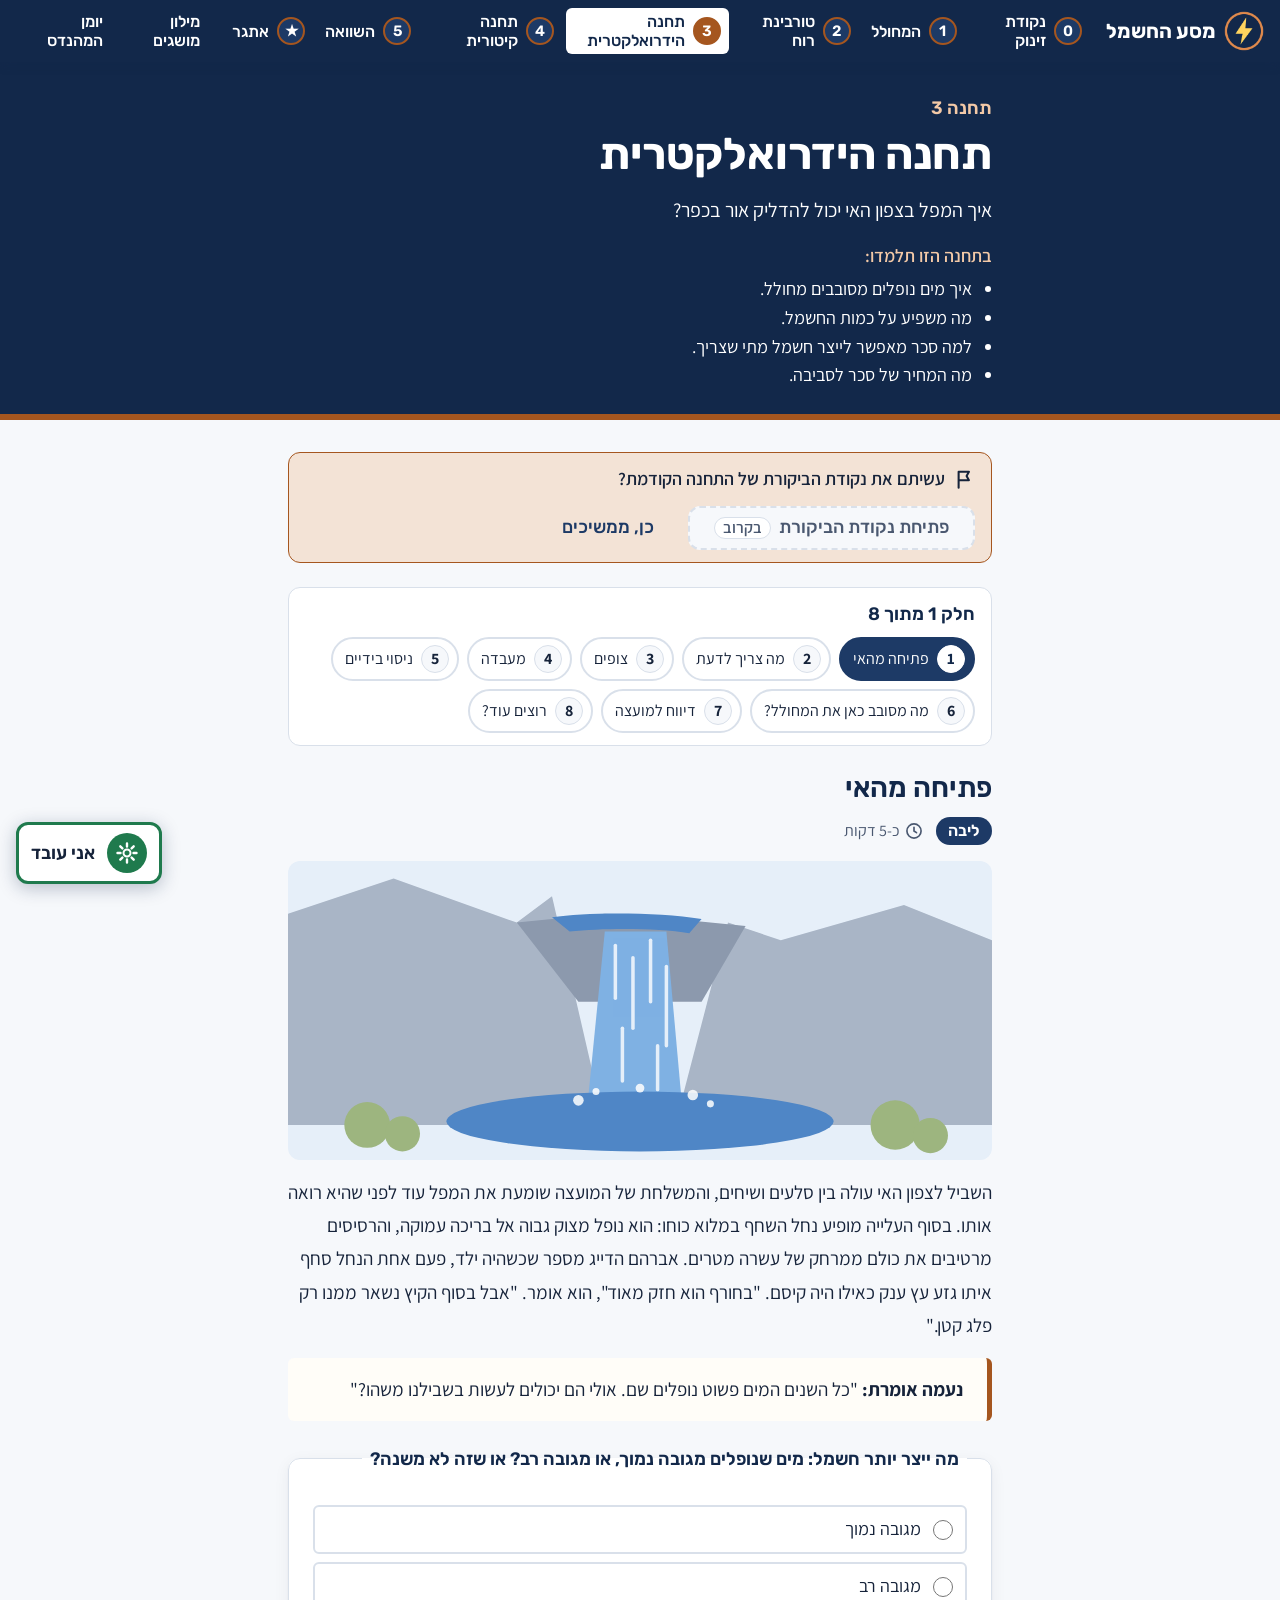
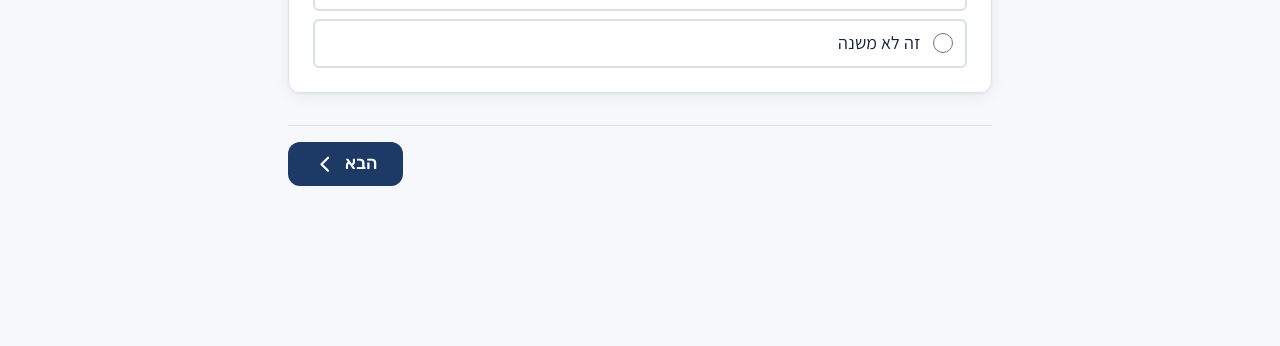
<file: station-3.html>
<!doctype html>
<html dir="rtl" lang="he">
<head>
  <meta charset="utf-8">
  <meta name="viewport" content="width=device-width, initial-scale=1">
  <title>תחנה 3: תחנה הידרואלקטרית · מסע החשמל</title>
  <link rel="icon" href="assets/images/logo.png">
  <link rel="stylesheet" href="css/tokens.css">
  <link rel="stylesheet" href="css/base.css">
</head>
<!--
  תחנה 3: תחנה הידרואלקטרית
  הטקסטים מתוך docs/content/תחנה 3 הידרואלקטרית.md
  ההדמיות: js/sims/hydro.js. החיבורים של העמוד: js/station-3.js
-->
<body data-page="s3" data-station="s3" data-reminder="station2">
  <a class="skip-link" href="#main">דילוג לתוכן</a>
  <header id="site-header"></header>

  <div class="station-hero">
    <div class="station-hero-inner">
      <p class="station-hero-eyebrow">תחנה 3</p>
      <h1>תחנה הידרואלקטרית</h1>
      <p class="station-hero-question">איך המפל בצפון האי יכול להדליק אור בכפר?</p>
      <div class="station-hero-learn">
        <p>בתחנה הזו תלמדו:</p>
        <ul>
          <li>איך מים נופלים מסובבים מחולל.</li>
          <li>מה משפיע על כמות החשמל.</li>
          <li>למה סכר מאפשר לייצר חשמל מתי שצריך.</li>
          <li>מה המחיר של סכר לסביבה.</li>
        </ul>
      </div>
    </div>
  </div>

  <main id="main" class="page station-page">

    <nav id="station-progress"></nav>

    <!-- ===== 1. פתיחה מהאי ===== -->
    <section class="part" data-title="פתיחה מהאי" data-tag="core" data-time="5 דק'">
      <h2>פתיחה מהאי</h2>
      <figure class="story">
        <svg class="story-svg" viewBox="0 0 800 340" role="img" aria-label="מפל השחף: הנחל נופל מצוק גבוה אל בריכה עמוקה.">
          <rect width="800" height="340" fill="#E6EFF9"/>
          <path d="M0 60 L120 20 L260 70 L300 40 L360 300 H0 Z" fill="#A9B5C6"/>
          <path d="M800 90 L700 50 L560 90 L500 70 L440 300 H800 Z" fill="#A9B5C6"/>
          <path d="M260 70 L360 60 L420 64 L520 74 L470 160 L330 160 Z" fill="#8C99AD"/>
          <!-- הנחל למעלה והמפל -->
          <path d="M300 64 C 340 58, 420 58, 470 66 L456 82 C 420 76, 360 76, 320 80 Z" fill="#4F86C6"/>
          <path d="M360 80 h70 l18 200 h-108 z" fill="#7FB1E3"/>
          <g stroke="#FFFFFF" stroke-width="4" stroke-linecap="round" opacity="0.8">
            <path d="M372 96 v60"/><path d="M392 110 v80"/><path d="M412 90 v70"/><path d="M430 120 v90"/><path d="M380 190 v60"/><path d="M420 210 v50"/>
          </g>
          <!-- הבריכה -->
          <ellipse cx="400" cy="296" rx="220" ry="34" fill="#4F86C6"/>
          <g fill="#FFFFFF" opacity="0.85"><circle cx="330" cy="272" r="6"/><circle cx="350" cy="262" r="4"/><circle cx="460" cy="266" r="6"/><circle cx="480" cy="276" r="4"/><circle cx="400" cy="258" r="5"/></g>
          <!-- שיחים -->
          <g fill="#9DB57F"><circle cx="90" cy="300" r="26"/><circle cx="130" cy="310" r="20"/><circle cx="690" cy="300" r="28"/><circle cx="730" cy="312" r="20"/></g>
        </svg>
      </figure>
      <p class="story-text">השביל לצפון האי עולה בין סלעים ושיחים, והמשלחת של המועצה שומעת את המפל עוד לפני שהיא רואה אותו. בסוף העלייה מופיע נחל השחף במלוא כוחו: הוא נופל מצוק גבוה אל בריכה עמוקה, והרסיסים מרטיבים את כולם ממרחק של עשרה מטרים. אברהם הדייג מספר שכשהיה ילד, פעם אחת הנחל סחף איתו גזע עץ ענק כאילו היה קיסם. "בחורף הוא חזק מאוד", הוא אומר. "אבל בסוף הקיץ נשאר ממנו רק פלג קטן."</p>
      <blockquote class="quote">
        <p><strong>נעמה אומרת:</strong> "כל השנים המים פשוט נופלים שם. אולי הם יכולים לעשות בשבילנו משהו?"</p>
      </blockquote>
      <fieldset class="card" data-journal="s3.predict" data-journal-label="הניבוי שלי בפתיחה" id="s3-predict">
        <legend>מה ייצר יותר חשמל: מים שנופלים מגובה נמוך, או מגובה רב? או שזה לא משנה?</legend>
        <label class="choice"><input type="radio" name="s3-predict" value="מגובה נמוך"> מגובה נמוך</label>
        <label class="choice"><input type="radio" name="s3-predict" value="מגובה רב"> מגובה רב</label>
        <label class="choice"><input type="radio" name="s3-predict" value="זה לא משנה"> זה לא משנה</label>
      </fieldset>
    </section>

    <!-- ===== 2. מה צריך לדעת ===== -->
    <section class="part" data-title="מה צריך לדעת" data-tag="core" data-time="10 דק'">
      <h2>מה צריך לדעת</h2>
      <div class="slides" aria-label="כרטיסי מידע">
        <article class="slide card info-card">
          <h3>מים מסובבים</h3>
          <p>מים נופלים דוחפים את הכפות של ה<strong>טורבינה</strong>, גלגל עם כפות. הטורבינה מסתובבת ומסובבת מחולל. שוב אותו מחולל!</p>
        </article>
        <article class="slide card info-card">
          <h3>הסכר</h3>
          <p><strong>סכר</strong> הוא קיר ענק שעוצר את הנהר. מאחוריו נוצר אגם גדול, המאגר. כשפותחים שער בסכר, המים נופלים דרך צינור אל הטורבינה שלמטה.</p>
          <figure class="diagram">
            <svg viewBox="0 0 600 300" role="img" aria-label="מאגר מאחורי סכר. בתחתית הסכר שער, וממנו צינור יורד אל טורבינה ומחולל. אחרי הטורבינה המים ממשיכים בנהר.">
              <rect width="600" height="300" rx="14" fill="#F6F8FB"/>
              <path d="M0 230 H600 V300 H0 Z" fill="#B9C79E"/>
              <path d="M0 70 H196 L206 230 H0 Z" fill="#7FB1E3"/>
              <path d="M196 40 L214 40 L240 230 L190 230 Z" fill="#8C99AD" stroke="#4A5870" stroke-width="2"/>
              <rect x="212" y="196" width="16" height="22" fill="#A5561F"/>
              <path d="M226 207 C 290 207, 330 214, 380 214" fill="none" stroke="#4A5870" stroke-width="12" stroke-linecap="round"/>
              <path d="M226 207 C 290 207, 330 214, 380 214" fill="none" stroke="#7FB1E3" stroke-width="6" stroke-linecap="round"/>
              <circle cx="398" cy="214" r="20" fill="#E6EDF7" stroke="#4A5870" stroke-width="3"/>
              <path d="M398 194 V234 M378 214 H418" stroke="#4A5870" stroke-width="3"/>
              <path d="M418 214 H440" stroke="#4A5870" stroke-width="5"/>
              <rect x="440" y="198" width="30" height="32" rx="4" fill="#A5561F"/>
              <path d="M470 236 C 520 236, 560 240, 600 240" stroke="#4F86C6" stroke-width="10" fill="none"/>
              <g font-family="Rubik, Assistant, sans-serif" font-size="20" font-weight="600" fill="#12284A" text-anchor="middle">
                <text x="90" y="120">מאגר</text>
                <text x="215" y="28">סכר</text>
                <path d="M220 218 V258" stroke="#12284A" stroke-width="2"/><text x="220" y="280">שער</text>
                <path d="M310 210 V172" stroke="#12284A" stroke-width="2"/><text x="310" y="162">צינור</text>
                <path d="M398 194 V140" stroke="#12284A" stroke-width="2"/><text x="398" y="130">טורבינה</text>
                <path d="M455 198 V96" stroke="#12284A" stroke-width="2"/><text x="470" y="86">מחולל</text>
                <text x="555" y="272">נהר</text>
              </g>
            </svg>
          </figure>
        </article>
        <article class="slide card info-card">
          <h3>גובה וכמות</h3>
          <p>ככל שהמים נופלים מגובה רב יותר, הם מסובבים חזק יותר. וככל שעוברים יותר מים, יש יותר חשמל.</p>
        </article>
        <article class="slide card info-card">
          <h3>חשמל לפי הזמנה</h3>
          <p>הרוח מגיעה מתי שהיא רוצה. אבל מים שעומדים במאגר מחכים לנו. פותחים את השער בדיוק כשצריך חשמל, למשל בערב. זה ההבדל החשוב בין מים לרוח.</p>
        </article>
        <article class="slide card info-card">
          <h3>המחיר לסביבה</h3>
          <p>גם לסכר יש מחיר. האגם שנוצר מאחורי הסכר מציף שטח גדול: שדות, יערות ולפעמים אפילו כפרים. מתחת לסכר, הנהר משנה את הדרך שלו ונשארים בו פחות מים, והצמחים ובעלי החיים שחיו לאורכו נפגעים. הסכר גם חוסם דגים ששוחים במעלה הנהר כדי להטיל ביצים. לכן לפני שבונים סכר, בודקים מה יקרה לנהר ולכל מי שחי לידו.</p>
        </article>
      </div>
    </section>

    <!-- ===== 3. צופים ===== -->
    <section class="part" data-title="צופים" data-tag="core" data-time="10 דק'">
      <h2>צופים</h2>
      <p class="watch-before"><strong>לפני הצפייה:</strong> שימו לב: מה קורה למים מהרגע שהם יוצאים מהמאגר ועד שהם חוזרים לנהר?</p>
      <div class="video-slot" data-video="station3.video1" data-video-title="איך עובדת תחנה הידרואלקטרית"></div>
      <div class="card watch-after">
        <h3>אחרי הצפייה</h3>
        <label class="question" for="s3-watch1">1. איפה נמצאת הטורבינה: למעלה או למטה? למה?</label>
        <textarea id="s3-watch1" rows="2" data-journal="s3.watch1" data-journal-label="איפה נמצאת הטורבינה: למעלה או למטה? למה?"></textarea>
        <label class="question q-gap" for="s3-watch2">2. האם המים נעלמים בדרך?</label>
        <textarea id="s3-watch2" rows="2" data-journal="s3.watch2" data-journal-label="האם המים נעלמים בדרך?"></textarea>
      </div>
    </section>

    <!-- ===== 4. מעבדה ===== -->
    <section class="part part-wide" data-title="מעבדה" data-tag="core" data-time="15–20 דק'">
      <h2>מעבדה: הסכר של נחל השחף</h2>
      <div class="lab-wrap">
        <div class="lab-sim-col">
          <div id="hydro-sim"></div>
        </div>

        <div class="lab">
          <!-- ניסוי 1 -->
          <article class="experiment card">
            <div class="experiment-body">
              <h3>ניסוי 1: גובה הנפילה</h3>
              <div class="exp-step">
                <label for="s3-e1-predict"><span class="step-word">ניבוי:</span> מה יקרה למד כשנגביה את הסכר?</label>
                <textarea id="s3-e1-predict" rows="2" data-journal="s3.e1.predict" data-journal-label="ניסוי 1 – הניבוי שלי"></textarea>
              </div>
              <div class="exp-step">
                <p><span class="step-word">נסו:</span> השאירו את השער פתוח בחצי. שנו רק את גובה הנפילה ורשמו את המד.</p>
                <table class="lab-table">
                  <thead><tr><th scope="col">גובה הנפילה</th><th scope="col">מד חשמל (0–10)</th></tr></thead>
                  <tbody>
                    <tr><th scope="row" id="s3-e1-r1">נמוך</th><td><input type="number" inputmode="numeric" min="0" max="10" aria-labelledby="s3-e1-r1" data-journal="s3.e1.low" data-journal-label="ניסוי 1 – נמוך"></td></tr>
                    <tr><th scope="row" id="s3-e1-r2">בינוני</th><td><input type="number" inputmode="numeric" min="0" max="10" aria-labelledby="s3-e1-r2" data-journal="s3.e1.mid" data-journal-label="ניסוי 1 – בינוני"></td></tr>
                    <tr><th scope="row" id="s3-e1-r3">גבוה</th><td><input type="number" inputmode="numeric" min="0" max="10" aria-labelledby="s3-e1-r3" data-journal="s3.e1.high" data-journal-label="ניסוי 1 – גבוה"></td></tr>
                  </tbody>
                </table>
              </div>
              <div class="exp-step">
                <label for="s3-e1-explain"><span class="step-word">הסבירו:</span> למה בונים תחנות כאלה באזורים הרריים?</label>
                <textarea id="s3-e1-explain" rows="3" data-explain data-journal="s3.e1.explain" data-journal-label="ניסוי 1 – ההסבר שלי"></textarea>
                <div class="hints" data-hint-key="e1">
                  <p class="hint" data-level="1">השוו את המד בגובה הנמוך למד בגובה הגבוה.</p>
                  <p class="hint" data-level="2">באיזה מקום מים נופלים מגובה רב: בהרים או במישור?</p>
                </div>
                <p class="feedback feedback-ok exp-feedback" hidden>נכון. נפילה מגובה גדול יותר מסובבת חזק יותר, ולכן מייצרת יותר חשמל. לכן בונים סכרים בהרים.</p>
              </div>
            </div>
          </article>

          <!-- ניסוי 2 -->
          <article class="experiment card">
            <div class="experiment-body">
              <h3>ניסוי 2: כמות המים</h3>
              <div class="exp-step">
                <label for="s3-e2-predict"><span class="step-word">ניבוי:</span> מה יקרה כשנפתח את השער יותר?</label>
                <textarea id="s3-e2-predict" rows="2" data-journal="s3.e2.predict" data-journal-label="ניסוי 2 – הניבוי שלי"></textarea>
              </div>
              <div class="exp-step">
                <p><span class="step-word">נסו:</span> השאירו את הגובה קבוע. פתחו את השער ברבע, בחצי ולגמרי. שימו לב גם למים שבמאגר.</p>
                <table class="lab-table">
                  <thead><tr><th scope="col">פתיחת השער</th><th scope="col">מד חשמל (0–10)</th></tr></thead>
                  <tbody>
                    <tr><th scope="row" id="s3-e2-r1">ברבע</th><td><input type="number" inputmode="numeric" min="0" max="10" aria-labelledby="s3-e2-r1" data-journal="s3.e2.quarter" data-journal-label="ניסוי 2 – ברבע"></td></tr>
                    <tr><th scope="row" id="s3-e2-r2">בחצי</th><td><input type="number" inputmode="numeric" min="0" max="10" aria-labelledby="s3-e2-r2" data-journal="s3.e2.half" data-journal-label="ניסוי 2 – בחצי"></td></tr>
                    <tr><th scope="row" id="s3-e2-r3">לגמרי</th><td><input type="number" inputmode="numeric" min="0" max="10" aria-labelledby="s3-e2-r3" data-journal="s3.e2.full" data-journal-label="ניסוי 2 – לגמרי"></td></tr>
                  </tbody>
                </table>
              </div>
              <div class="exp-step">
                <label for="s3-e2-explain"><span class="step-word">הסבירו:</span> מה קרה למאגר כשהשער היה פתוח לגמרי? למה לא תמיד פותחים אותו עד הסוף?</label>
                <textarea id="s3-e2-explain" rows="3" data-explain data-journal="s3.e2.explain" data-journal-label="ניסוי 2 – ההסבר שלי"></textarea>
                <div class="hints" data-hint-key="e2">
                  <p class="hint" data-level="1">הסתכלו על מפלס המים במאגר בזמן שהשער פתוח.</p>
                  <p class="hint" data-level="2">מה יקרה בערב אם המאגר יתרוקן כבר בצהריים?</p>
                </div>
                <p class="feedback feedback-ok exp-feedback" hidden>שער פתוח יותר מייצר יותר חשמל, אבל גם מרוקן את המאגר מהר יותר. צריך לתכנן.</p>
              </div>
            </div>
          </article>

          <!-- ניסוי 3 -->
          <article class="experiment card">
            <div class="experiment-body">
              <h3>ניסוי 3: קיץ יבש</h3>
              <div class="exp-step">
                <label for="s3-e3-predict"><span class="step-word">ניבוי:</span> בסוף הקיץ זורמים בנחל מעט מים. מה זה יעשה לחשמל?</label>
                <textarea id="s3-e3-predict" rows="2" data-journal="s3.e3.predict" data-journal-label="ניסוי 3 – הניבוי שלי"></textarea>
              </div>
              <div class="exp-step">
                <p><span class="step-word">נסו:</span> בחרו "חורף" ואחר כך "סוף הקיץ". הפעילו שבוע שלם בכל עונה. נסו לשמור מים לערבים.</p>
                <div id="hydro-week"></div>
              </div>
              <div class="exp-step">
                <label for="s3-e3-explain"><span class="step-word">הסבירו:</span> באיזו עונה הסכר מספיק לכפר, ובאיזו לא? מה עזר לכם לחסוך מים?</label>
                <textarea id="s3-e3-explain" rows="3" data-explain data-journal="s3.e3.explain" data-journal-label="ניסוי 3 – ההסבר שלי"></textarea>
                <div class="hints" data-hint-key="e3">
                  <p class="hint" data-level="1">מתי הכפר צריך הכי הרבה חשמל? שם כדאי לפתוח את השער.</p>
                  <p class="hint" data-level="2">בשעות שבהן כמעט לא צריכים חשמל, נסו לסגור את השער.</p>
                </div>
                <p class="feedback feedback-ok exp-feedback" hidden>בחורף הסכר מספיק, בקיץ רק חלק. רשמו לעצמכם: גם הסכר לבדו לא יספיק כל השנה.</p>
              </div>
            </div>
          </article>
        </div>
      </div>

      <div id="s3-lab-copy"></div>
    </section>

    <!-- ===== 5. ניסוי בידיים ===== -->
    <section class="part" data-title="ניסוי בידיים" data-tag="core" data-time="20 דק'">
      <h2>ניסוי בידיים: גלגל מים</h2>
      <p class="goal"><strong>מטרה:</strong> לבדוק איך גובה הנפילה משפיע על סיבוב הגלגל.</p>

      <div class="card">
        <h3>חומרים</h3>
        <ul class="materials">
          <li>גלגל מים מוכן: פקק שעם שמונה כפיות פלסטיק, על שיפוד</li>
          <li>מגש או גיגית</li>
          <li>בקבוק של ליטר</li>
          <li>סרגל</li>
          <li>מגבת</li>
        </ul>
      </div>

      <div class="hands-grid">
        <div class="card">
          <h3>שלבים</h3>
          <ol class="steps-list">
            <li>עבדו רק מעל המגש. אחד מחזיק את השיפוד משני הצדדים.</li>
            <li>שפכו מים מגובה 10 ס״מ מעל הגלגל. ספרו כמה סיבובים הוא עושה ב-10 שניות. סמנו כף אחת בטוש כדי שיהיה קל לספור.</li>
            <li>חזרו על זה מגובה 30 ס״מ ו-50 ס״מ.</li>
            <li>נסו לשפוך תמיד באותו קצב. למה זה חשוב?</li>
          </ol>
        </div>
        <div class="card stopwatch"></div>
      </div>

      <div class="card">
        <h3>טבלת תצפיות</h3>
        <table class="obs-table">
          <thead><tr><th scope="col">גובה השפיכה</th><th scope="col">סיבובים ב-10 שניות</th></tr></thead>
          <tbody>
            <tr><th scope="row" id="s3-o1">10 ס״מ</th><td><input type="number" inputmode="numeric" min="0" aria-labelledby="s3-o1" data-journal="s3.hands.h10" data-journal-label="10 ס״מ – סיבובים ב-10 שניות"></td></tr>
            <tr><th scope="row" id="s3-o2">30 ס״מ</th><td><input type="number" inputmode="numeric" min="0" aria-labelledby="s3-o2" data-journal="s3.hands.h30" data-journal-label="30 ס״מ – סיבובים ב-10 שניות"></td></tr>
            <tr><th scope="row" id="s3-o3">50 ס״מ</th><td><input type="number" inputmode="numeric" min="0" aria-labelledby="s3-o3" data-journal="s3.hands.h50" data-journal-label="50 ס״מ – סיבובים ב-10 שניות"></td></tr>
          </tbody>
        </table>
      </div>

      <div class="card">
        <h3>מסקנות</h3>
        <label class="question" for="s3-c1">1. מאיזה גובה הגלגל סב הכי מהר?</label>
        <textarea id="s3-c1" rows="2" data-journal="s3.hands.c1" data-journal-label="מאיזה גובה הגלגל סב הכי מהר?"></textarea>
        <label class="question q-gap" for="s3-c2">2. איך זה מתאים למה שראיתם במעבדה?</label>
        <textarea id="s3-c2" rows="2" data-journal="s3.hands.c2" data-journal-label="איך זה מתאים למה שראיתם במעבדה?"></textarea>
        <label class="question q-gap" for="s3-c3">3. מה עוד אפשר לשנות כדי שהגלגל יסתובב מהר יותר?</label>
        <textarea id="s3-c3" rows="2" data-journal="s3.hands.c3" data-journal-label="מה עוד אפשר לשנות כדי שהגלגל יסתובב מהר יותר?"></textarea>
      </div>

      <div id="s3-hands-copy"></div>
    </section>

    <!-- ===== 6. מה מסובב כאן את המחולל? ===== -->
    <section class="part" data-title="מה מסובב כאן את המחולל?" data-tag="core" data-time="3 דק'">
      <h2>מה מסובב כאן את המחולל?</h2>
      <div class="card summary-card">
        <ol class="chain" aria-label="מים נופלים, טורבינה, מחולל, חשמל">
          <li class="chain-step">מים נופלים</li>
          <li class="chain-arrow" aria-hidden="true">←</li>
          <li class="chain-step">טורבינה</li>
          <li class="chain-arrow" aria-hidden="true">←</li>
          <li class="chain-step">מחולל</li>
          <li class="chain-arrow" aria-hidden="true">←</li>
          <li class="chain-step chain-end">חשמל</li>
        </ol>
        <p>כאן מים נופלים מסובבים את המחולל. זה נקי, ואפשר לבחור מתי לייצר. אבל צריך נהר, גובה, ומספיק מים.</p>
      </div>
      <aside class="card israel">
        <h3>ובישראל?</h3>
        <p>בשנת 1932 נפתחה בנהריים, במקום שבו הירמוך פוגש את הירדן, תחנת כוח שעבדה עם מים. הקים אותה פנחס רוטנברג, והיא פעלה עד 1948. היום פועלת בהר הגלבוע תחנה שאובה: כשיש חשמל מיותר, היא מעלה מים למאגר העליון. כשצריך חשמל, המים נופלים בחזרה ומסובבים מחוללים.</p>
      </aside>
    </section>

    <!-- ===== 7. דיווח למועצה ונקודת ביקורת ===== -->
    <section class="part" data-title="דיווח למועצה" data-tag="core" data-time="12 דק'">
      <h2>דיווח למועצה ונקודת ביקורת</h2>
      <div class="card checkpoint-card">
        <img src="assets/images/icon-checkpoint.png" alt="" width="64" height="64">
        <div>
          <p>סיימתם? עכשיו מדווחים למועצה. פתחו את המשימה "נקודת ביקורת: תחנה הידרואלקטרית" ב-Classroom. זה ייקח כ-10 דקות.</p>
          <div data-checkpoint="station3"></div>
        </div>
      </div>
    </section>

    <!-- ===== 8. רוצים עוד? ===== -->
    <section class="part" data-title="רוצים עוד?" data-tag="extra"
             data-next-label="לתחנה 4: תחנה קיטורית" data-next-href="station-4.html">
      <h2>רוצים עוד?</h2>
      <div class="card">
        <p>תכננו תחנה שאובה לאי האלמוג, כמו בגלבוע. מאיפה תעלו את המים, לאן, ובאילו שעות בימה? רמז: מתי באי יש הרבה רוח ומעט צריכה?</p>
      </div>
    </section>

  </main>

  <script type="module" src="js/page.js"></script>
  <script type="module" src="js/station-3.js"></script>
</body>
</html>
</file>
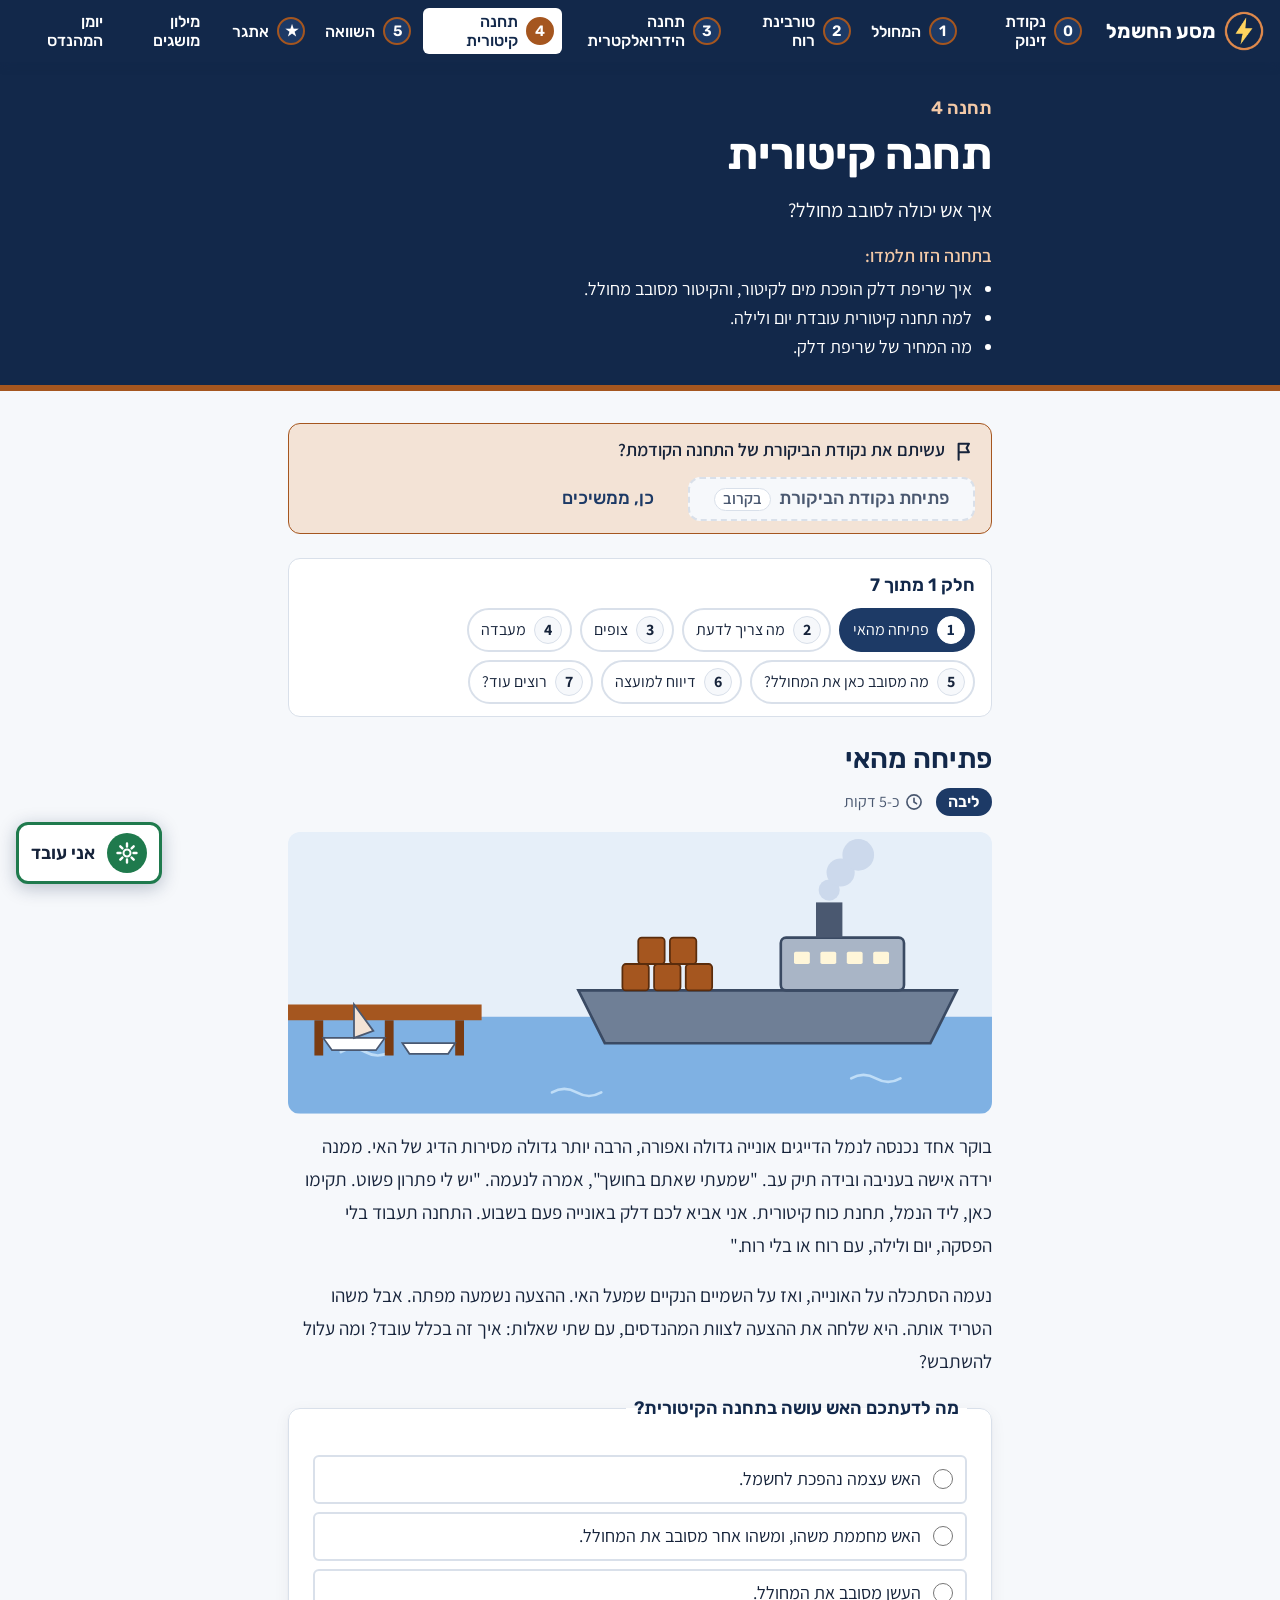
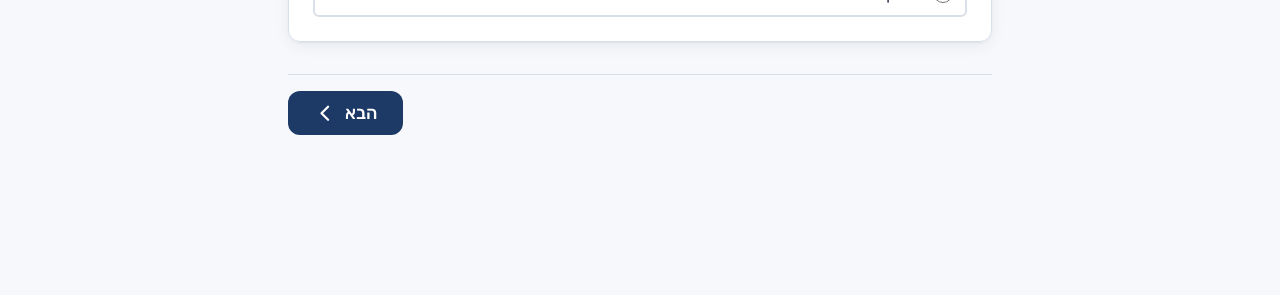
<file: station-4.html>
<!doctype html>
<html dir="rtl" lang="he">
<head>
  <meta charset="utf-8">
  <meta name="viewport" content="width=device-width, initial-scale=1">
  <title>תחנה 4: תחנה קיטורית · מסע החשמל</title>
  <link rel="icon" href="assets/images/logo.png">
  <link rel="stylesheet" href="css/tokens.css">
  <link rel="stylesheet" href="css/base.css">
</head>
<!--
  תחנה 4: תחנה קיטורית
  הטקסטים מתוך docs/content/תחנה 4 קיטורית.md
  בתחנה הזו אין ניסוי של תלמידים (אש ומים רותחים). יש הדגמת מורה או סרטון.
  ההדמיות: js/sims/steam.js. החיבורים של העמוד: js/station-4.js
-->
<body data-page="s4" data-station="s4" data-reminder="station3">
  <a class="skip-link" href="#main">דילוג לתוכן</a>
  <header id="site-header"></header>

  <div class="station-hero">
    <div class="station-hero-inner">
      <p class="station-hero-eyebrow">תחנה 4</p>
      <h1>תחנה קיטורית</h1>
      <p class="station-hero-question">איך אש יכולה לסובב מחולל?</p>
      <div class="station-hero-learn">
        <p>בתחנה הזו תלמדו:</p>
        <ul>
          <li>איך שריפת דלק הופכת מים לקיטור, והקיטור מסובב מחולל.</li>
          <li>למה תחנה קיטורית עובדת יום ולילה.</li>
          <li>מה המחיר של שריפת דלק.</li>
        </ul>
      </div>
    </div>
  </div>

  <main id="main" class="page station-page">

    <nav id="station-progress"></nav>

    <!-- ===== 1. פתיחה מהאי ===== -->
    <section class="part" data-title="פתיחה מהאי" data-tag="core" data-time="5 דק'">
      <h2>פתיחה מהאי</h2>
      <figure class="story">
        <svg class="story-svg" viewBox="0 0 800 320" role="img" aria-label="אונייה גדולה ואפורה נכנסת לנמל הדייגים, ליד סירות הדיג הקטנות של האי.">
          <rect width="800" height="320" fill="#E6EFF9"/>
          <path d="M0 210 H800 V320 H0 Z" fill="#7FB1E3"/>
          <g stroke="#BFDDF7" stroke-width="3" fill="none" stroke-linecap="round"><path d="M60 250 q14 -8 28 0 t28 0"/><path d="M640 280 q14 -8 28 0 t28 0"/><path d="M300 296 q14 -8 28 0 t28 0"/></g>
          <!-- רציף -->
          <path d="M0 196 H220 V214 H0 Z" fill="#A5561F"/>
          <g fill="#7A3C12"><rect x="30" y="214" width="10" height="40"/><rect x="110" y="214" width="10" height="40"/><rect x="190" y="214" width="10" height="40"/></g>
          <!-- סירות דיג קטנות -->
          <g fill="#FFFFFF" stroke="#4A5870" stroke-width="2"><path d="M40 234 h70 l-10 14 h-50 z"/><path d="M130 240 h60 l-8 12 h-44 z"/></g>
          <path d="M75 234 V196 l22 30 z" fill="#F3E3D6" stroke="#4A5870" stroke-width="2"/>
          <!-- האונייה הגדולה -->
          <path d="M330 180 H760 L730 240 H360 Z" fill="#6F7F96" stroke="#3A4A63" stroke-width="3"/>
          <rect x="560" y="120" width="140" height="60" rx="6" fill="#A9B5C6" stroke="#3A4A63" stroke-width="3"/>
          <rect x="600" y="80" width="30" height="40" fill="#4A5870"/>
          <g fill="#FFF6D9"><rect x="575" y="136" width="18" height="14" rx="2"/><rect x="605" y="136" width="18" height="14" rx="2"/><rect x="635" y="136" width="18" height="14" rx="2"/><rect x="665" y="136" width="18" height="14" rx="2"/></g>
          <!-- חביות דלק על הסיפון -->
          <g fill="#A5561F" stroke="#5A2C0C" stroke-width="2"><rect x="380" y="150" width="30" height="30" rx="4"/><rect x="416" y="150" width="30" height="30" rx="4"/><rect x="452" y="150" width="30" height="30" rx="4"/><rect x="398" y="120" width="30" height="30" rx="4"/><rect x="434" y="120" width="30" height="30" rx="4"/></g>
          <g fill="#C9D6EA" opacity="0.9"><circle cx="615" cy="66" r="12"/><circle cx="628" cy="46" r="16"/><circle cx="648" cy="26" r="18"/></g>
        </svg>
      </figure>
      <p class="story-text">בוקר אחד נכנסה לנמל הדייגים אונייה גדולה ואפורה, הרבה יותר גדולה מסירות הדיג של האי. ממנה ירדה אישה בעניבה ובידה תיק עב. "שמעתי שאתם בחושך", אמרה לנעמה. "יש לי פתרון פשוט. תקימו כאן, ליד הנמל, תחנת כוח קיטורית. אני אביא לכם דלק באונייה פעם בשבוע. התחנה תעבוד בלי הפסקה, יום ולילה, עם רוח או בלי רוח."</p>
      <p class="story-text">נעמה הסתכלה על האונייה, ואז על השמיים הנקיים שמעל האי. ההצעה נשמעה מפתה. אבל משהו הטריד אותה. היא שלחה את ההצעה לצוות המהנדסים, עם שתי שאלות: איך זה בכלל עובד? ומה עלול להשתבש?</p>
      <fieldset class="card" data-journal="s4.predict" data-journal-label="הניבוי שלי בפתיחה" id="s4-predict">
        <legend>מה לדעתכם האש עושה בתחנה הקיטורית?</legend>
        <label class="choice"><input type="radio" name="s4-predict" value="האש עצמה נהפכת לחשמל."> האש עצמה נהפכת לחשמל.</label>
        <label class="choice"><input type="radio" name="s4-predict" value="האש מחממת משהו, ומשהו אחר מסובב את המחולל."> האש מחממת משהו, ומשהו אחר מסובב את המחולל.</label>
        <label class="choice"><input type="radio" name="s4-predict" value="העשן מסובב את המחולל."> העשן מסובב את המחולל.</label>
      </fieldset>
    </section>

    <!-- ===== 2. מה צריך לדעת ===== -->
    <section class="part" data-title="מה צריך לדעת" data-tag="core" data-time="10 דק'">
      <h2>מה צריך לדעת</h2>
      <div class="slides" aria-label="כרטיסי מידע">
        <article class="slide card info-card">
          <h3>מה קורה כשמים רותחים?</h3>
          <p>שמתם פעם לב למכסה שמקפץ על סיר של מים רותחים? כשמים רותחים, הם הופכים ל<strong>קיטור</strong>, מים במצב גז. הקיטור תופס הרבה יותר מקום מהמים, ולכן הוא דוחף בכוח כל מה שעומד בדרכו. במכסה של סיר זה נראה קטן. בתחנת כוח, עם דוד ענק, הקיטור מסוגל לסובב טורבינה גדולה מאוד.</p>
        </article>
        <article class="slide card info-card">
          <h3>המסלול בתחנה</h3>
          <div class="diagram plant-diagram" id="plant-diagram"></div>
          <p>בתחנה קיטורית שורפים דלק, כמו פחם או גז, מתחת ל<strong>דוד</strong>, מיכל ענק מלא מים. המים רותחים והופכים לקיטור. הקיטור נדחף במהירות אל הטורבינה ומסובב אותה, והטורבינה מסובבת מחולל. אחר כך מקררים את הקיטור עם מי ים, הוא חוזר להיות מים, והמים חוזרים לדוד לסיבוב נוסף.</p>
        </article>
        <article class="slide card info-card">
          <h3>תמיד זמינה, כל עוד יש דלק</h3>
          <p>היתרון הגדול של תחנה קיטורית הוא שהיא לא תלויה במזג האוויר. אפשר להפעיל אותה בלילה שקט ובקיץ יבש, ולהגביר אותה כשהכפר צריך יותר חשמל. אבל יש תנאי אחד: צריך כל הזמן להביא עוד דלק. בלי דלק, התחנה נעצרת.</p>
        </article>
        <article class="slide card info-card">
          <h3>המחיר</h3>
          <p>דלק שנשרף לא חוזר. בשריפה נפלטים לאוויר עשן וגזים שמזהמים את האוויר שאנחנו נושמים, ומחממים את כדור הארץ. פחם מזהם הרבה יותר מגז. ויש גם מחיר של כסף: צריך לקנות דלק בכל שבוע, לתמיד.</p>
        </article>
      </div>
    </section>

    <!-- ===== 3. צופים ===== -->
    <section class="part" data-title="צופים" data-tag="core" data-time="8 דק'">
      <h2>צופים</h2>
      <p class="watch-before"><strong>לפני הצפייה:</strong> שימו לב: מה קורה לקיטור אחרי שהוא מסובב את הטורבינה?</p>
      <div class="video-slot" data-video="station4.video1" data-video-title="איך עובדת תחנת כוח קיטורית"></div>
      <div class="card watch-after">
        <h3>אחרי הצפייה</h3>
        <label class="question" for="s4-watch1">1. מה מסובב את הטורבינה?</label>
        <textarea id="s4-watch1" rows="2" data-journal="s4.watch1" data-journal-label="מה מסובב את הטורבינה?"></textarea>
        <label class="question q-gap" for="s4-watch2">2. למה תחנות כוח כאלה נמצאות לרוב ליד הים?</label>
        <textarea id="s4-watch2" rows="2" data-journal="s4.watch2" data-journal-label="למה תחנות כוח כאלה נמצאות לרוב ליד הים?"></textarea>
      </div>
    </section>

    <!-- ===== 4. מעבדה ===== -->
    <section class="part part-wide" data-title="מעבדה" data-tag="core" data-time="12 דק'">
      <h2>מעבדה: התחנה שליד הנמל</h2>
      <div class="lab-wrap">
        <div class="lab-sim-col">
          <div id="steam-sim"></div>
        </div>

        <div class="lab">
          <!-- ניסוי 1 -->
          <article class="experiment card">
            <div class="experiment-body">
              <h3>ניסוי 1: כמה דלק שורפים</h3>
              <div class="exp-step">
                <label for="s4-e1-predict"><span class="step-word">ניבוי:</span> מה יקרה לחשמל ולעשן כשנשרוף יותר דלק?</label>
                <textarea id="s4-e1-predict" rows="2" data-journal="s4.e1.predict" data-journal-label="ניסוי 1 – הניבוי שלי"></textarea>
              </div>
              <div class="exp-step">
                <p><span class="step-word">נסו:</span> הזיזו את מחוון הדלק. עקבו אחרי שלושה מדים: חשמל, עשן ומלאי דלק.</p>
              </div>
              <div class="exp-step">
                <label for="s4-e1-explain"><span class="step-word">הסבירו:</span> מה מקבלים כששורפים יותר דלק, ומה משלמים?</label>
                <textarea id="s4-e1-explain" rows="3" data-explain data-journal="s4.e1.explain" data-journal-label="ניסוי 1 – ההסבר שלי"></textarea>
                <div class="hints" data-hint-key="e1">
                  <p class="hint" data-level="1">שימו לב לשלושת המדים ביחד, לא רק למד החשמל.</p>
                  <p class="hint" data-level="2">מה עלה יחד עם החשמל? מה ירד?</p>
                </div>
                <p class="feedback feedback-ok exp-feedback" hidden>יותר דלק נותן יותר חשמל, אבל גם יותר עשן, והמלאי נגמר מהר יותר.</p>
              </div>
            </div>
          </article>

          <!-- ניסוי 2 -->
          <article class="experiment card">
            <div class="experiment-body">
              <h3>ניסוי 2: האונייה מתעכבת</h3>
              <div class="exp-step">
                <label for="s4-e2-predict"><span class="step-word">ניבוי:</span> סערה בים, והאונייה מגיעה באיחור של שבוע. מה יקרה לכפר?</label>
                <textarea id="s4-e2-predict" rows="2" data-journal="s4.e2.predict" data-journal-label="ניסוי 2 – הניבוי שלי"></textarea>
              </div>
              <div class="exp-step">
                <p><span class="step-word">נסו:</span> לחצו "האונייה מתעכבת" והפעילו שבועיים. נסו לחסוך דלק כדי להחזיק מעמד.</p>
                <div id="steam-weeks"></div>
              </div>
              <div class="exp-step">
                <label for="s4-e2-explain"><span class="step-word">הסבירו:</span> למה תחנה שתלויה באונייה היא סיכון לאי?</label>
                <textarea id="s4-e2-explain" rows="3" data-explain data-journal="s4.e2.explain" data-journal-label="ניסוי 2 – ההסבר שלי"></textarea>
                <div class="hints" data-hint-key="e2">
                  <p class="hint" data-level="1">מה קרה למלאי הדלק בשבוע השני?</p>
                  <p class="hint" data-level="2">במה זה שונה מרוח או מנחל? מי מביא את הרוח לאי?</p>
                </div>
                <p class="feedback feedback-ok exp-feedback" hidden>בדיוק. התחנה הקיטורית תמיד זמינה, אבל רק כל עוד מישהו מביא דלק. האי נעשה תלוי באונייה.</p>
              </div>
            </div>
          </article>

          <!-- ניסוי 3 – אם יש זמן -->
          <article class="experiment card exp-extra">
            <div class="experiment-body">
              <h3>ניסוי 3: פחם או גז? <span class="tag tag-extra">אם יש זמן</span></h3>
              <div class="exp-step">
                <p><span class="step-word">נסו:</span> החליפו את סוג הדלק והשוו את מד העשן.</p>
              </div>
              <p class="feedback feedback-ok" id="s4-e3-feedback" hidden>שניהם מסובבים את אותה טורבינה. אבל פחם מעלה הרבה יותר עשן מגז.</p>
            </div>
          </article>
        </div>
      </div>

      <div id="s4-lab-copy"></div>
    </section>

    <!-- ===== 5. מה מסובב כאן את המחולל? ===== -->
    <section class="part" data-title="מה מסובב כאן את המחולל?" data-tag="core" data-time="3 דק'">
      <h2>מה מסובב כאן את המחולל?</h2>
      <div class="card summary-card">
        <ol class="chain" aria-label="דלק, אש, מים רותחים, קיטור, טורבינה, מחולל, חשמל">
          <li class="chain-step">דלק</li>
          <li class="chain-arrow" aria-hidden="true">←</li>
          <li class="chain-step">אש</li>
          <li class="chain-arrow" aria-hidden="true">←</li>
          <li class="chain-step">מים רותחים</li>
          <li class="chain-arrow" aria-hidden="true">←</li>
          <li class="chain-step">קיטור</li>
          <li class="chain-arrow" aria-hidden="true">←</li>
          <li class="chain-step">טורבינה</li>
          <li class="chain-arrow" aria-hidden="true">←</li>
          <li class="chain-step">מחולל</li>
          <li class="chain-arrow" aria-hidden="true">←</li>
          <li class="chain-step chain-end">חשמל</li>
        </ol>
        <p>כאן הקיטור מסובב את המחולל, והאש רק מחממת את המים. זו השרשרת הארוכה ביותר שפגשתם, אבל בסופה מחכה אותו מחולל מוכר.</p>
      </div>
      <aside class="card israel">
        <h3>ובישראל?</h3>
        <p>תחנת הכוח הגדולה בישראל, "אורות רבין", עומדת בחדרה, על שפת הים. היא מקררת את הקיטור שלה במי ים. במשך שנים שרפו בה בעיקר פחם. בגלל זיהום האוויר, מסבים אותה בהדרגה לגז טבעי.</p>
      </aside>
    </section>

    <!-- ===== 6. דיווח למועצה ===== -->
    <section class="part" data-title="דיווח למועצה" data-tag="core">
      <h2>דיווח למועצה</h2>
      <div class="card checkpoint-card">
        <img src="assets/images/icon-checkpoint.png" alt="" width="64" height="64">
        <div>
          <p>הדיווח על התחנה הזו נמצא בתוך נקודת הביקורת המשותפת עם תחנה 5: "נקודת ביקורת: קיטור והשוואה" ב-Classroom. אפשר לפתוח אותה עכשיו, או בסוף תחנה 5.</p>
          <div data-checkpoint="stations4and5"></div>
        </div>
      </div>
    </section>

    <!-- ===== 7. רוצים עוד? ===== -->
    <section class="part" data-title="רוצים עוד?" data-tag="extra"
             data-next-label="לתחנה 5: השוואה" data-next-href="station-5.html">
      <h2>רוצים עוד?</h2>
      <div class="card">
        <p>גם בתחנות כוח גרעיניות, ובחלק מתחנות השמש, מרתיחים מים לקיטור. חפשו מה מחמם את המים בכל אחת מהן. מה משותף לכולן?</p>
      </div>
      <div class="extra-block">
        <h3>תחנת הכוח באשלים <span class="tag tag-extra">אם יש זמן</span></h3>
        <p>בתחנת הכוח באשלים שבנגב לא שורפים דלק. עשרות אלפי מראות מרכזות את אור השמש אל ראש מגדל גבוה, ושם החום מרתיח מים לקיטור. הקיטור מסובב טורבינה, והטורבינה מסובבת מחולל.</p>
        <div class="video-slot" data-video="station4.video2" data-video-title="תחנת הכוח באשלים"></div>
      </div>
    </section>

  </main>

  <script type="module" src="js/page.js"></script>
  <script type="module" src="js/station-4.js"></script>
</body>
</html>
</file>
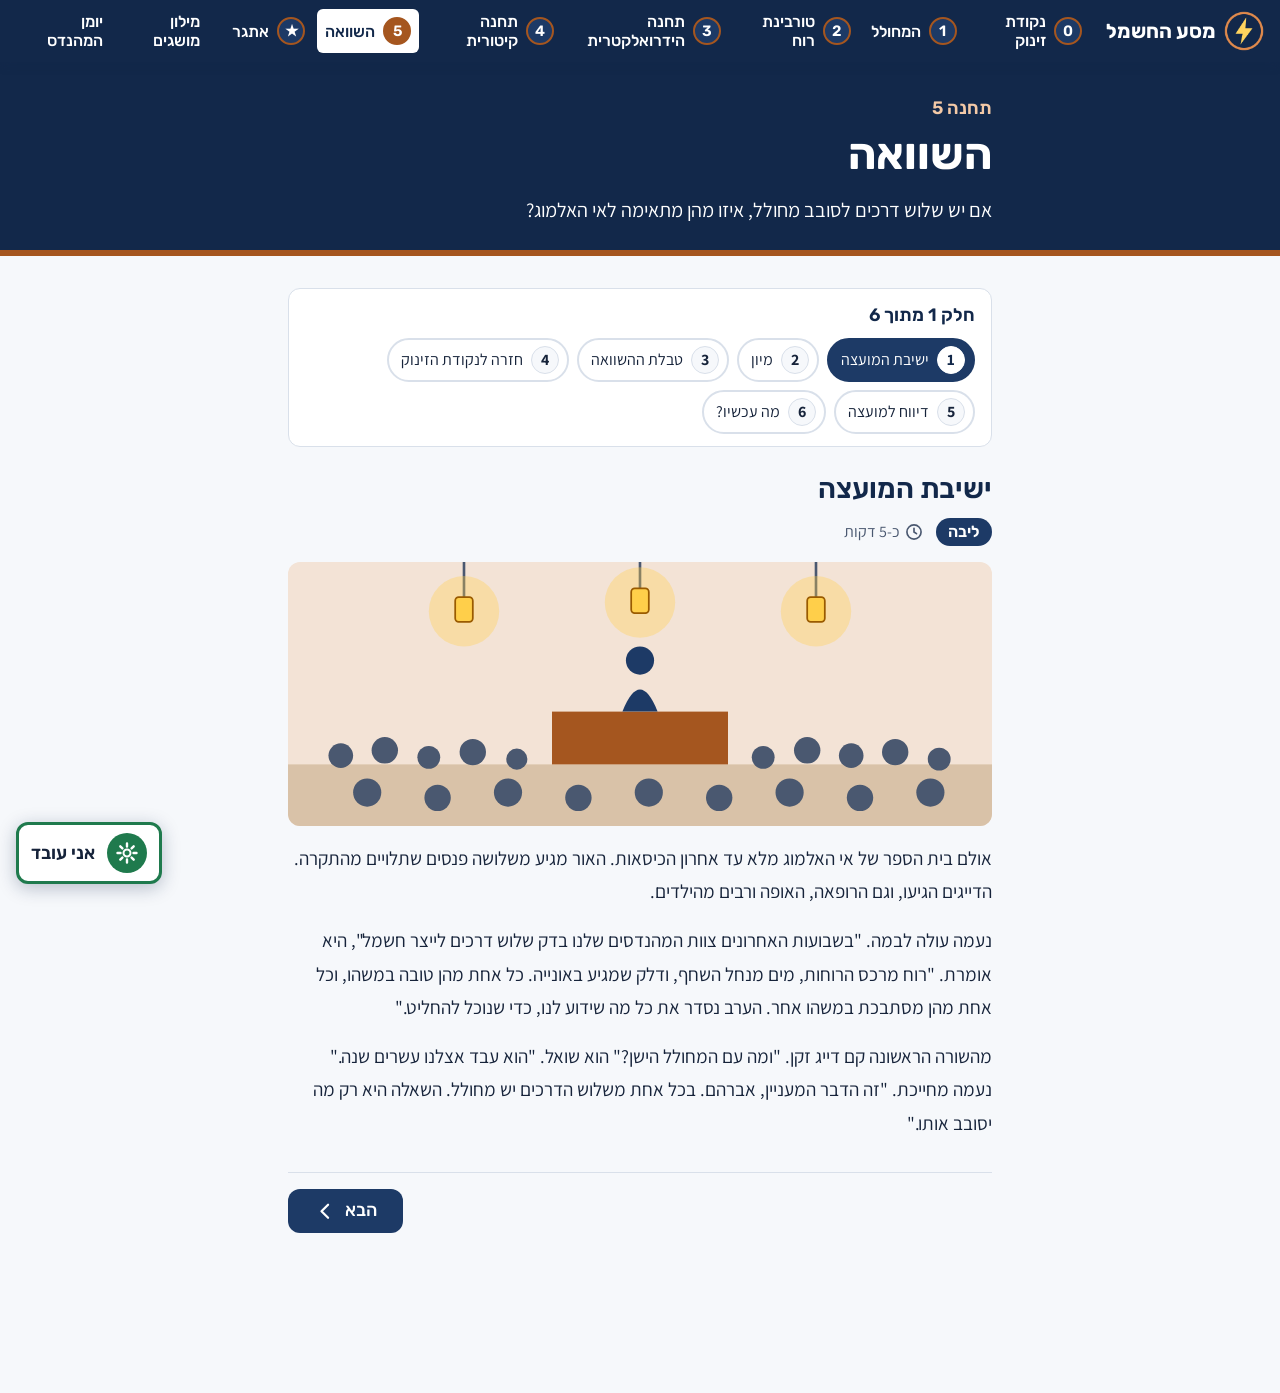
<file: station-5.html>
<!doctype html>
<html dir="rtl" lang="he">
<head>
  <meta charset="utf-8">
  <meta name="viewport" content="width=device-width, initial-scale=1">
  <title>תחנה 5: השוואה · מסע החשמל</title>
  <link rel="icon" href="assets/images/logo.png">
  <link rel="stylesheet" href="css/tokens.css">
  <link rel="stylesheet" href="css/base.css">
</head>
<!--
  תחנה 5: השוואה
  הטקסטים מתוך docs/content/תחנה 5 השוואה.md
  אין בתחנה הזו סרטון ואין ניסוי פיזי.
  המיון: js/ui/sort.js. החיבורים של העמוד: js/station-5.js
-->
<body data-page="s5" data-station="s5">
  <a class="skip-link" href="#main">דילוג לתוכן</a>
  <header id="site-header"></header>

  <div class="station-hero">
    <div class="station-hero-inner">
      <p class="station-hero-eyebrow">תחנה 5</p>
      <h1>השוואה</h1>
      <p class="station-hero-question">אם יש שלוש דרכים לסובב מחולל, איזו מהן מתאימה לאי האלמוג?</p>
    </div>
  </div>

  <main id="main" class="page station-page">

    <nav id="station-progress"></nav>

    <!-- ===== 1. ישיבת המועצה ===== -->
    <section class="part" data-title="ישיבת המועצה" data-tag="core" data-time="5 דק'">
      <h2>ישיבת המועצה</h2>
      <figure class="story">
        <svg class="story-svg" viewBox="0 0 800 300" role="img" aria-label="אולם בית הספר מלא אנשים. שלושה פנסים תלויים מהתקרה, ונעמה עומדת על הבמה.">
          <rect width="800" height="300" fill="#F3E3D6"/>
          <rect y="230" width="800" height="70" fill="#D9C2A8"/>
          <!-- במה -->
          <rect x="300" y="170" width="200" height="60" fill="#A5561F"/>
          <!-- נעמה -->
          <circle cx="400" cy="112" r="16" fill="#1D3A66"/>
          <path d="M380 170 q20 -50 40 0 z" fill="#1D3A66"/>
          <!-- פנסים -->
          <g>
            <path d="M200 0 V40 M400 0 V30 M600 0 V40" stroke="#4A5870" stroke-width="3"/>
            <circle cx="200" cy="56" r="40" fill="#FFCF4A" opacity="0.35"/><circle cx="400" cy="46" r="40" fill="#FFCF4A" opacity="0.35"/><circle cx="600" cy="56" r="40" fill="#FFCF4A" opacity="0.35"/>
            <rect x="190" y="40" width="20" height="28" rx="4" fill="#FFCF4A" stroke="#9A5B00" stroke-width="2"/>
            <rect x="390" y="30" width="20" height="28" rx="4" fill="#FFCF4A" stroke="#9A5B00" stroke-width="2"/>
            <rect x="590" y="40" width="20" height="28" rx="4" fill="#FFCF4A" stroke="#9A5B00" stroke-width="2"/>
          </g>
          <!-- קהל -->
          <g fill="#4A5870">
            <circle cx="60" cy="220" r="14"/><circle cx="110" cy="214" r="15"/><circle cx="160" cy="222" r="13"/><circle cx="210" cy="216" r="15"/><circle cx="260" cy="224" r="12"/>
            <circle cx="540" cy="222" r="13"/><circle cx="590" cy="214" r="15"/><circle cx="640" cy="220" r="14"/><circle cx="690" cy="216" r="15"/><circle cx="740" cy="224" r="13"/>
            <circle cx="90" cy="262" r="16"/><circle cx="170" cy="268" r="15"/><circle cx="250" cy="262" r="16"/><circle cx="330" cy="268" r="15"/><circle cx="410" cy="262" r="16"/><circle cx="490" cy="268" r="15"/><circle cx="570" cy="262" r="16"/><circle cx="650" cy="268" r="15"/><circle cx="730" cy="262" r="16"/>
          </g>
        </svg>
      </figure>
      <p class="story-text">אולם בית הספר של אי האלמוג מלא עד אחרון הכיסאות. האור מגיע משלושה פנסים שתלויים מהתקרה. הדייגים הגיעו, וגם הרופאה, האופה ורבים מהילדים.</p>
      <p class="story-text">נעמה עולה לבמה. "בשבועות האחרונים צוות המהנדסים שלנו בדק שלוש דרכים לייצר חשמל", היא אומרת. "רוח מרכס הרוחות, מים מנחל השחף, ודלק שמגיע באונייה. כל אחת מהן טובה במשהו, וכל אחת מהן מסתבכת במשהו אחר. הערב נסדר את כל מה שידוע לנו, כדי שנוכל להחליט."</p>
      <p class="story-text">מהשורה הראשונה קם דייג זקן. "ומה עם המחולל הישן?" הוא שואל. "הוא עבד אצלנו עשרים שנה." נעמה מחייכת. "זה הדבר המעניין, אברהם. בכל אחת משלוש הדרכים יש מחולל. השאלה היא רק מה יסובב אותו."</p>
    </section>

    <!-- ===== 2. מיון ===== -->
    <section class="part" data-title="מיון" data-tag="core" data-time="12 דק'">
      <h2>מיון: מה מתאים לאיזו תחנה?</h2>
      <ul class="instructions">
        <li>גררו כל כרטיס לתחנה המתאימה.</li>
        <li>כרטיס יכול להתאים ליותר מתחנה אחת. אז שימו אותו בכמה מקומות.</li>
        <li>לחצו "בדיקה" כשסיימתם.</li>
      </ul>
      <div class="sorter card" data-sort-key="s5.sort">
        <!-- הסדר כאן מעורבב. data-answer = התחנות הנכונות (מפתח התשובות מהמסמך) -->
        <ul class="sort-cards">
          <li data-answer="wind">נעצרת בסערה</li>
          <li data-answer="steam">מרתיחה מים</li>
          <li data-answer="wind water steam">מסובבת מחולל</li>
          <li data-answer="water">צריכה נהר והפרש גובה</li>
          <li data-answer="wind water">לא צריכה דלק</li>
          <li data-answer="steam">מזהמת את האוויר</li>
          <li data-answer="wind">תלויה ברוח</li>
          <li data-answer="water steam">אפשר להחליט מתי היא מייצרת חשמל</li>
          <li data-answer="water">מייצרת פחות בקיץ יבש</li>
          <li data-answer="wind water steam">משתמשת בטורבינה</li>
          <li data-answer="steam">צריכה אספקה של דלק כל הזמן</li>
          <li data-answer="wind">מתאימה למקום גבוה ופתוח</li>
        </ul>
        <p class="feedback feedback-retry" data-fb="wrong" role="status">הכרטיס הזה עוד לא במקום. חשבו על מה שראיתם במעבדה של התחנה הזו.</p>
        <p class="feedback feedback-retry" data-fb="missing" role="status">יש כרטיס שמתאים לעוד תחנה. איזה?</p>
        <p class="feedback feedback-ok" data-fb="done" role="status">כל הכרטיסים במקום. מכאן נבנית טבלת ההשוואה שלכם.</p>
        <p class="feedback feedback-note" data-fb="generator" role="status">זה הרעיון החשוב ביותר במסע. שלוש תחנות שונות מאוד, וכולן עושות בסוף את אותו דבר: מסובבות מחולל.</p>
      </div>
    </section>

    <!-- ===== 3. טבלת ההשוואה ===== -->
    <section class="part" data-title="טבלת ההשוואה" data-tag="core" data-time="10 דק'">
      <h2>טבלת ההשוואה של המועצה</h2>
      <p>השלימו את הטבלה. משפט קצר בכל משבצת.</p>
      <div class="card compare-wrap">
        <table class="compare">
          <thead>
            <tr><th scope="col">שאלה</th><th scope="col">טורבינת רוח</th><th scope="col">תחנה הידרואלקטרית</th><th scope="col">תחנה קיטורית</th></tr>
          </thead>
          <tbody id="compare-body">
            <tr><th scope="row" id="cmp-r1">מה מסובב את המחולל?</th><td data-col="טורבינת רוח"><textarea rows="2" aria-label="טורבינת רוח: מה מסובב את המחולל?" data-journal="s5.table.r1.wind" data-journal-label="טורבינת רוח: מה מסובב את המחולל?"></textarea></td><td data-col="תחנה הידרואלקטרית"><textarea rows="2" aria-label="תחנה הידרואלקטרית: מה מסובב את המחולל?" data-journal="s5.table.r1.water" data-journal-label="תחנה הידרואלקטרית: מה מסובב את המחולל?"></textarea></td><td data-col="תחנה קיטורית"><textarea rows="2" aria-label="תחנה קיטורית: מה מסובב את המחולל?" data-journal="s5.table.r1.steam" data-journal-label="תחנה קיטורית: מה מסובב את המחולל?"></textarea></td></tr>
            <tr><th scope="row" id="cmp-r2">מתי היא לא עובדת?</th><td data-col="טורבינת רוח"><textarea rows="2" aria-label="טורבינת רוח: מתי היא לא עובדת?" data-journal="s5.table.r2.wind" data-journal-label="טורבינת רוח: מתי היא לא עובדת?"></textarea></td><td data-col="תחנה הידרואלקטרית"><textarea rows="2" aria-label="תחנה הידרואלקטרית: מתי היא לא עובדת?" data-journal="s5.table.r2.water" data-journal-label="תחנה הידרואלקטרית: מתי היא לא עובדת?"></textarea></td><td data-col="תחנה קיטורית"><textarea rows="2" aria-label="תחנה קיטורית: מתי היא לא עובדת?" data-journal="s5.table.r2.steam" data-journal-label="תחנה קיטורית: מתי היא לא עובדת?"></textarea></td></tr>
            <tr><th scope="row" id="cmp-r3">איפה באי אפשר לבנות אותה?</th><td data-col="טורבינת רוח"><textarea rows="2" aria-label="טורבינת רוח: איפה באי אפשר לבנות אותה?" data-journal="s5.table.r3.wind" data-journal-label="טורבינת רוח: איפה באי אפשר לבנות אותה?"></textarea></td><td data-col="תחנה הידרואלקטרית"><textarea rows="2" aria-label="תחנה הידרואלקטרית: איפה באי אפשר לבנות אותה?" data-journal="s5.table.r3.water" data-journal-label="תחנה הידרואלקטרית: איפה באי אפשר לבנות אותה?"></textarea></td><td data-col="תחנה קיטורית"><textarea rows="2" aria-label="תחנה קיטורית: איפה באי אפשר לבנות אותה?" data-journal="s5.table.r3.steam" data-journal-label="תחנה קיטורית: איפה באי אפשר לבנות אותה?"></textarea></td></tr>
            <tr><th scope="row" id="cmp-r4">מה היתרון הגדול שלה?</th><td data-col="טורבינת רוח"><textarea rows="2" aria-label="טורבינת רוח: מה היתרון הגדול שלה?" data-journal="s5.table.r4.wind" data-journal-label="טורבינת רוח: מה היתרון הגדול שלה?"></textarea></td><td data-col="תחנה הידרואלקטרית"><textarea rows="2" aria-label="תחנה הידרואלקטרית: מה היתרון הגדול שלה?" data-journal="s5.table.r4.water" data-journal-label="תחנה הידרואלקטרית: מה היתרון הגדול שלה?"></textarea></td><td data-col="תחנה קיטורית"><textarea rows="2" aria-label="תחנה קיטורית: מה היתרון הגדול שלה?" data-journal="s5.table.r4.steam" data-journal-label="תחנה קיטורית: מה היתרון הגדול שלה?"></textarea></td></tr>
            <tr><th scope="row" id="cmp-r5">מה החסרון הגדול שלה?</th><td data-col="טורבינת רוח"><textarea rows="2" aria-label="טורבינת רוח: מה החסרון הגדול שלה?" data-journal="s5.table.r5.wind" data-journal-label="טורבינת רוח: מה החסרון הגדול שלה?"></textarea></td><td data-col="תחנה הידרואלקטרית"><textarea rows="2" aria-label="תחנה הידרואלקטרית: מה החסרון הגדול שלה?" data-journal="s5.table.r5.water" data-journal-label="תחנה הידרואלקטרית: מה החסרון הגדול שלה?"></textarea></td><td data-col="תחנה קיטורית"><textarea rows="2" aria-label="תחנה קיטורית: מה החסרון הגדול שלה?" data-journal="s5.table.r5.steam" data-journal-label="תחנה קיטורית: מה החסרון הגדול שלה?"></textarea></td></tr>
          </tbody>
        </table>
      </div>
      <p class="field-note">הטבלה נשמרת ביומן המהנדס. תצטרכו אותה באתגר.</p>
    </section>

    <!-- ===== 4. חזרה לנקודת הזינוק ===== -->
    <section class="part" data-title="חזרה לנקודת הזינוק" data-tag="core" data-time="3 דק'">
      <h2>חזרה לנקודת הזינוק</h2>
      <p><strong>קראו:</strong> בתחנה 0 כתבתם מאיפה מגיע החשמל שבשקע. הנה מה שכתבתם אז:</p>
      <blockquote class="quote then-answer" id="s5-then"></blockquote>
      <div class="card">
        <label class="question" for="s5-now">מה הייתם כותבים עכשיו? מה הדבר החשוב ביותר שלמדתם במסע?</label>
        <textarea id="s5-now" rows="4" data-journal="s5.now" data-journal-label="מה הייתם כותבים עכשיו? מה הדבר החשוב ביותר שלמדתם במסע?"></textarea>
      </div>
    </section>

    <!-- ===== 5. דיווח למועצה ונקודת ביקורת ===== -->
    <section class="part" data-title="דיווח למועצה" data-tag="core" data-time="משותפת לתחנות 4 ו-5">
      <h2>דיווח למועצה ונקודת ביקורת</h2>
      <div class="card checkpoint-card">
        <img src="assets/images/icon-checkpoint.png" alt="" width="64" height="64">
        <div>
          <p>סיימתם? עכשיו מדווחים למועצה. פתחו את המשימה "נקודת ביקורת: קיטור והשוואה" ב-Classroom. זה ייקח כ-10 דקות.</p>
          <div data-checkpoint="stations4and5"></div>
        </div>
      </div>
    </section>

    <!-- ===== 6. מה עכשיו? ===== -->
    <section class="part" data-title="מה עכשיו?" data-tag="core"
             data-next-label="לאתגר: אי האנרגיה" data-next-href="challenge.html">
      <h2>מה עכשיו?</h2>
      <div class="letter">
        <p>אחרי הישיבה נעמה נשארה לבד באולם, מול המפה. "עכשיו אני מבינה למה זה קשה", היא אמרה לעצמה. "אין תחנה אחת שעושה הכול." ואז עלה לה רעיון. מה אם לא צריך לבחור רק אחת?</p>
        <p>זה האתגר שלכם. תכננו לאי מערכת חשמל שלמה, ותבדקו אותה בסערה, בשקט ובקיץ יבש.</p>
      </div>
    </section>

  </main>

  <script type="module" src="js/page.js"></script>
  <script type="module" src="js/station-5.js"></script>
</body>
</html>
</file>
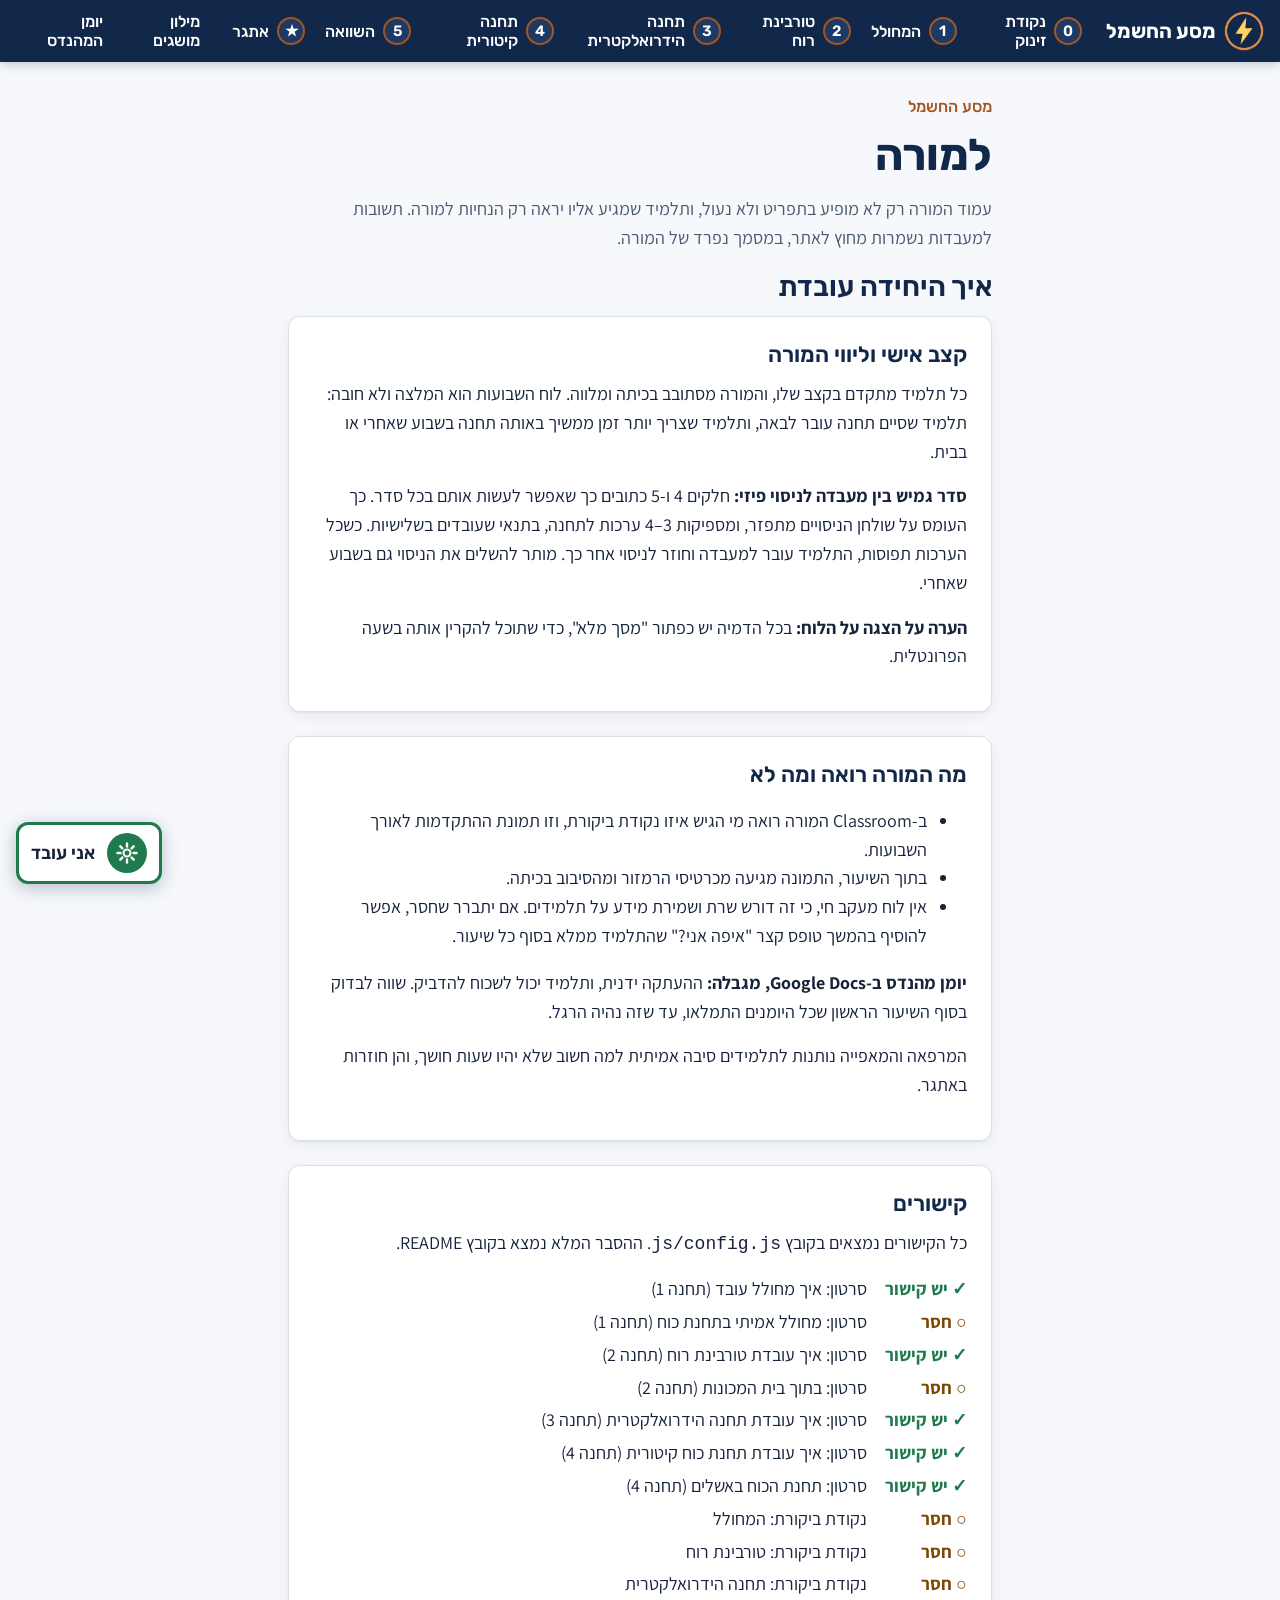
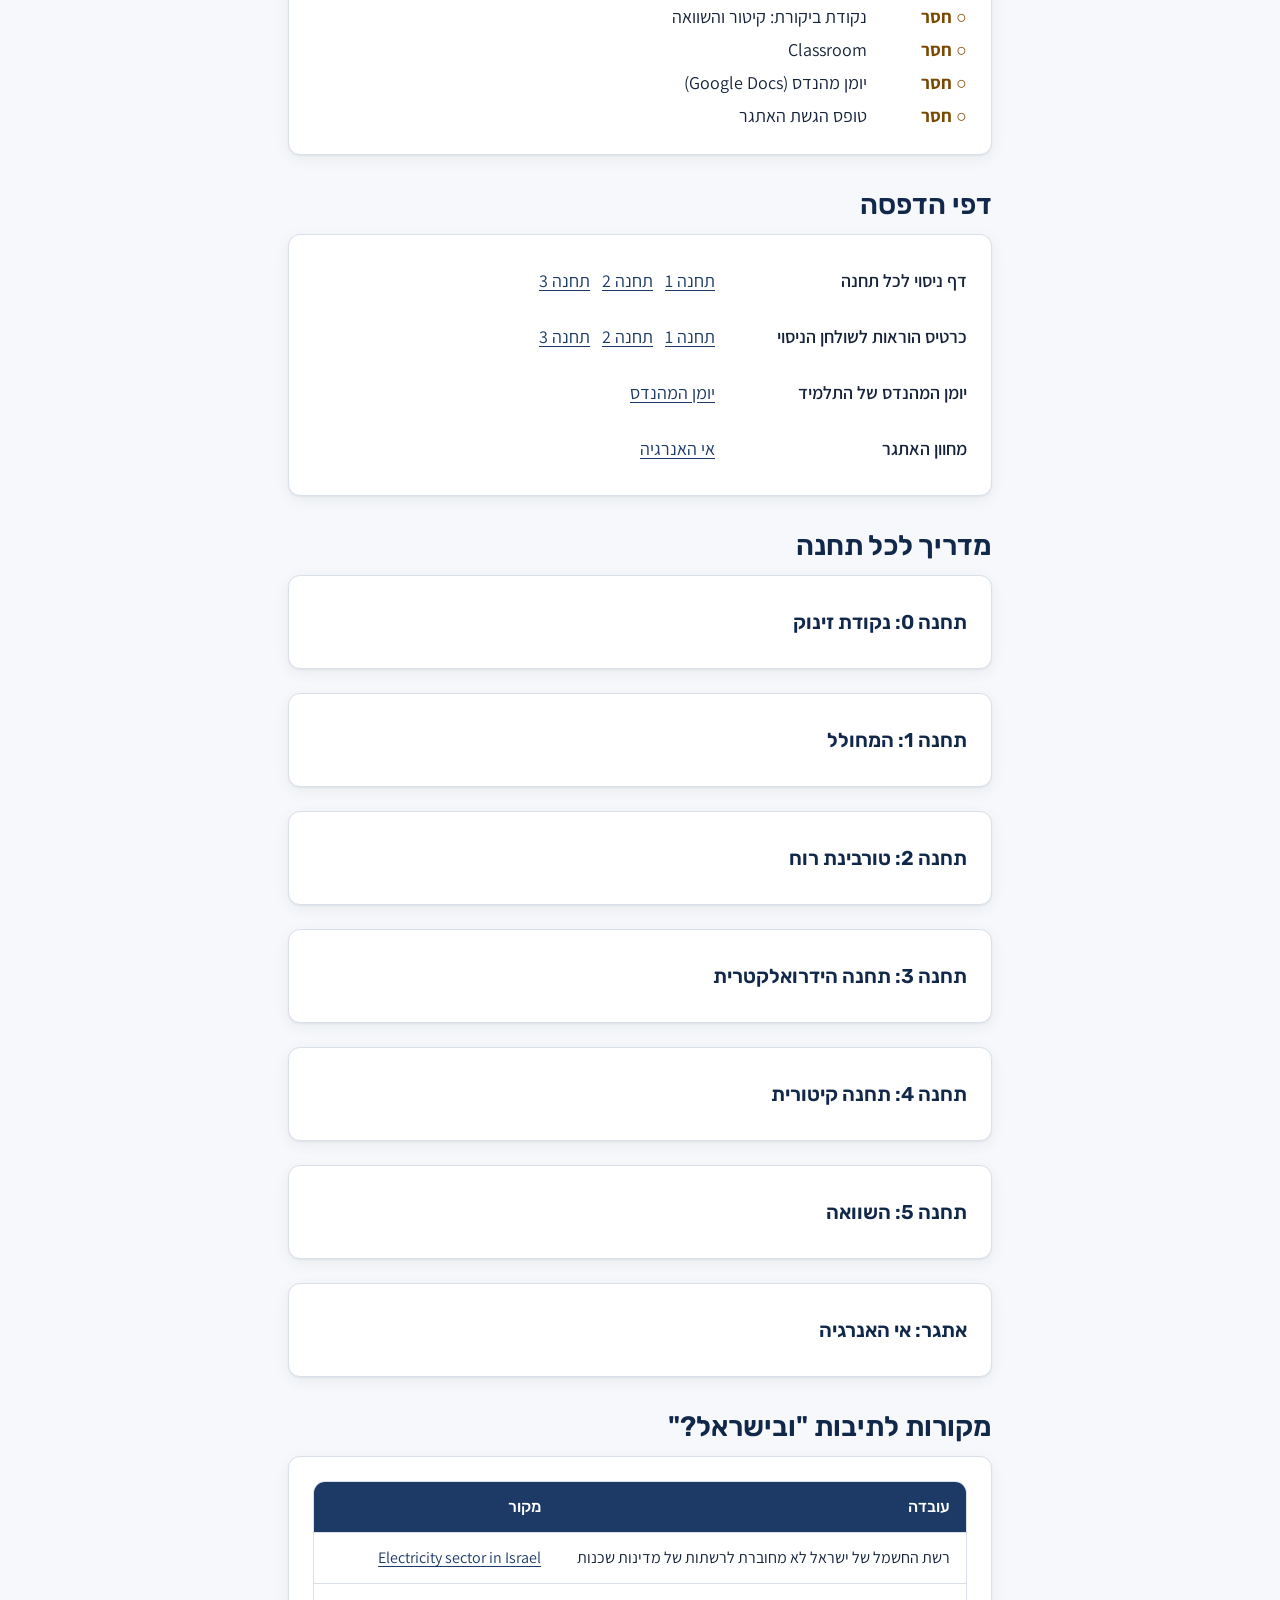
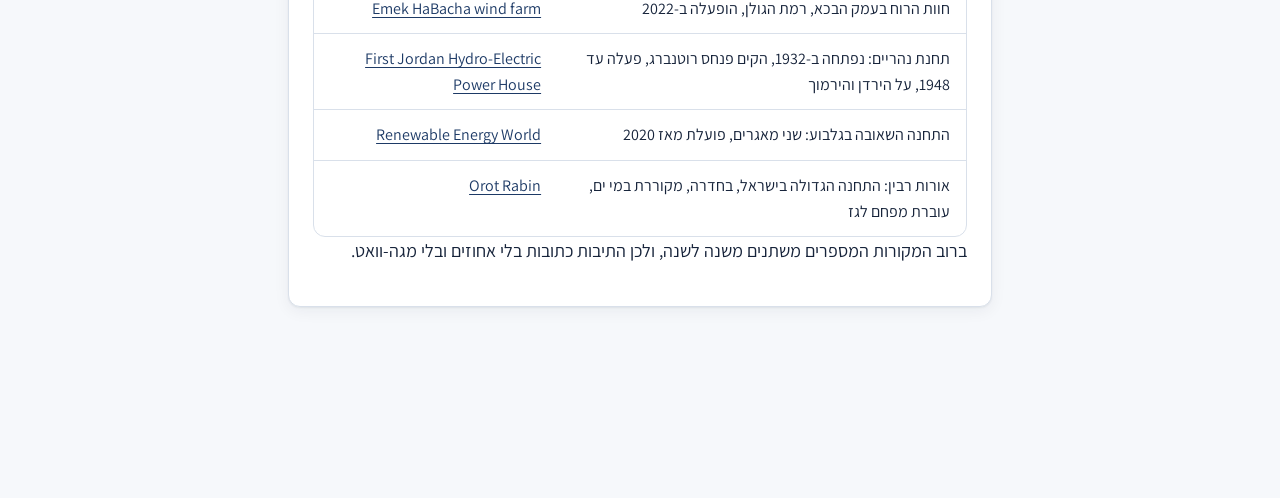
<file: teacher.html>
<!doctype html>
<html dir="rtl" lang="he">
<head>
  <meta charset="utf-8">
  <meta name="viewport" content="width=device-width, initial-scale=1">
  <title>למורה · מסע החשמל</title>
  <link rel="icon" href="assets/images/logo.png">
  <link rel="stylesheet" href="css/tokens.css">
  <link rel="stylesheet" href="css/base.css">
  <link rel="stylesheet" href="css/print.css" media="print">
</head>
<!--
  עמוד המורה. לא מופיע בתפריט התלמידים, ולא נעול.
  הטקסטים מתוך:
    docs/מסמך דרישות … (מטרות התחנות, קצב אישי, אזור המורה)
    docs/content/… (החלקים "למורה" בכל תחנה, ומקורות "ובישראל?")
  הקישורים לטפסים נלקחים מ-js/config.js
-->
<body data-page="teacher">
  <a class="skip-link" href="#main">דילוג לתוכן</a>
  <header id="site-header"></header>

  <main id="main" class="page teacher-page">
    <p class="eyebrow">מסע החשמל</p>
    <h1>למורה</h1>
    <p class="lead">עמוד המורה רק לא מופיע בתפריט ולא נעול, ותלמיד שמגיע אליו יראה רק הנחיות למורה. תשובות למעבדות נשמרות מחוץ לאתר, במסמך נפרד של המורה.</p>

    <!-- ===== כללי ===== -->
    <section class="t-section" aria-labelledby="t-general">
      <h2 id="t-general">איך היחידה עובדת</h2>
      <div class="card">
        <h3>קצב אישי וליווי המורה</h3>
        <p>כל תלמיד מתקדם בקצב שלו, והמורה מסתובב בכיתה ומלווה. לוח השבועות הוא המלצה ולא חובה: תלמיד שסיים תחנה עובר לבאה, ותלמיד שצריך יותר זמן ממשיך באותה תחנה בשבוע שאחרי או בבית.</p>
        <p><strong>סדר גמיש בין מעבדה לניסוי פיזי:</strong> חלקים 4 ו-5 כתובים כך שאפשר לעשות אותם בכל סדר. כך העומס על שולחן הניסויים מתפזר, ומספיקות 3–4 ערכות לתחנה, בתנאי שעובדים בשלישיות. כשכל הערכות תפוסות, התלמיד עובר למעבדה וחוזר לניסוי אחר כך. מותר להשלים את הניסוי גם בשבוע שאחרי.</p>
        <p><strong>הערה על הצגה על הלוח:</strong> בכל הדמיה יש כפתור "מסך מלא", כדי שתוכל להקרין אותה בשעה הפרונטלית.</p>
      </div>
      <div class="card">
        <h3>מה המורה רואה ומה לא</h3>
        <ul>
          <li>ב-Classroom המורה רואה מי הגיש איזו נקודת ביקורת, וזו תמונת ההתקדמות לאורך השבועות.</li>
          <li>בתוך השיעור, התמונה מגיעה מכרטיסי הרמזור ומהסיבוב בכיתה.</li>
          <li>אין לוח מעקב חי, כי זה דורש שרת ושמירת מידע על תלמידים. אם יתברר שחסר, אפשר להוסיף בהמשך טופס קצר "איפה אני?" שהתלמיד ממלא בסוף כל שיעור.</li>
        </ul>
        <p><strong>יומן מהנדס ב-Google Docs, מגבלה:</strong> ההעתקה ידנית, ותלמיד יכול לשכוח להדביק. שווה לבדוק בסוף השיעור הראשון שכל היומנים התמלאו, עד שזה נהיה הרגל.</p>
        <p>המרפאה והמאפייה נותנות לתלמידים סיבה אמיתית למה חשוב שלא יהיו שעות חושך, והן חוזרות באתגר.</p>
      </div>
      <div class="card">
        <h3>קישורים</h3>
        <p>כל הקישורים נמצאים בקובץ <code>js/config.js</code>. ההסבר המלא נמצא בקובץ README.</p>
        <ul class="t-links" id="t-links"></ul>
      </div>
    </section>

    <!-- ===== דפי הדפסה ===== -->
    <section class="t-section" aria-labelledby="t-print">
      <h2 id="t-print">דפי הדפסה</h2>
      <div class="card">
        <ul class="t-print-list">
          <li><span>דף ניסוי לכל תחנה</span>
            <a href="print.html?sheet=s1">תחנה 1</a> <a href="print.html?sheet=s2">תחנה 2</a> <a href="print.html?sheet=s3">תחנה 3</a></li>
          <li><span>כרטיס הוראות לשולחן הניסוי</span>
            <a href="print.html?card=s1">תחנה 1</a> <a href="print.html?card=s2">תחנה 2</a> <a href="print.html?card=s3">תחנה 3</a></li>
          <li><span>יומן המהנדס של התלמיד</span> <a href="journal.html">יומן המהנדס</a></li>
          <li><span>מחוון האתגר</span> <a href="print.html?rubric=1">אי האנרגיה</a></li>
        </ul>
      </div>
    </section>

    <!-- ===== מדריך לכל תחנה ===== -->
    <section class="t-section" aria-labelledby="t-stations">
      <h2 id="t-stations">מדריך לכל תחנה</h2>

      <details class="card t-station">
        <summary>תחנה 0: נקודת זינוק</summary>
        <p><strong>מטרה:</strong> להכיר את הסיפור ואת האתר, ולאסוף ידע מוקדם.</p>
        <p>אין הדמיה ואין ניסוי פיזי. התחנה נעשית בתחילת שבוע 1, לפני המחולל.</p>
        <ul>
          <li><strong>תפיסה שגויה נפוצה:</strong> "החשמל נמצא בשקע" או "בקיר". כרטיס 5 מטפל בה.</li>
          <li><strong>הצעה לשעה הפרונטלית:</strong> לכבות את האור בכיתה לדקה ולשאול מה עוד הפסיק לעבוד. אחר כך להדגים דינמו של אופניים או פנס עם ידית סיבוב, כהכנה לתחנה 1.</li>
        </ul>
        <p><a href="station-0.html">לתחנה 0</a></p>
      </details>

      <details class="card t-station">
        <summary>תחנה 1: המחולל</summary>
        <p><strong>מטרות:</strong> במחולל יש מגנט וסליל נחושת. הוא הופך תנועה של סיבוב לחשמל. בלי תנועה אין חשמל. הוא לא יוצר אנרגיה מכלום.</p>
        <ul>
          <li><strong>תפיסות שגויות:</strong> "המחולל יוצר אנרגיה" (כרטיס 4), "במחולל יש סוללה" (משימת התיקון), "מגנט חזק מספיק גם בלי תנועה" (ניסוי המצפן, שורה 4).</li>
          <li><strong>הכנת הערכה:</strong> חוט נחושת מבודד (מצופה לכה). מגרדים את הציפוי בקצוות לפני שמחברים. המצפן חייב להיות רחוק מהמגנט, אחרת המגנט עצמו מזיז את המחט והתוצאה מטעה.</li>
          <li><strong>גרסה חלופית:</strong> פנס עם ידית סיבוב. מסובבים לאט ומהר, ומשווים את האור. בפנס עם סוללה נטענת האור לא תמיד משתנה מיד, ולכן עדיף דגם בלי סוללה.</li>
          <li><strong>שעה פרונטלית:</strong> להציג במקרן תשובות משאלת הניבוי (בלי שמות) ולברר מי שינה את דעתו ולמה.</li>
        </ul>
        <p class="t-meta"><span data-checkpoint-link="station1"></span> <a href="print.html?sheet=s1">דף ניסוי</a> <a href="print.html?card=s1">כרטיס לשולחן</a> <a href="station-1.html">לתחנה 1</a></p>
      </details>

      <details class="card t-station">
        <summary>תחנה 2: טורבינת רוח</summary>
        <p><strong>מטרות:</strong> הרוח מסובבת את הלהבים, והלהבים מסובבים מחולל. ככל שהרוח חזקה יותר, יש יותר חשמל. בלי רוח אין חשמל, וברוח סוערת מדי עוצרים את הטורבינה כדי לשמור עליה. לא קובעים מתי יש רוח.</p>
        <ul>
          <li><strong>תפיסות שגויות:</strong> "סערה = הכי הרבה חשמל", "טורבינה עובדת כל הזמן", "הטורבינה עצמה היא המחולל". הטורבינה מסובבת, המחולל מייצר.</li>
          <li><strong>הכנת הערכה:</strong> כדאי להכין את הטורבינות מראש ב-MakerSpace. הצבעות של המאוורר צריכות להיות מוגנות.</li>
        </ul>
        <p class="t-meta"><span data-checkpoint-link="station2"></span> <a href="print.html?sheet=s2">דף ניסוי</a> <a href="print.html?card=s2">כרטיס לשולחן</a> <a href="station-2.html">לתחנה 2</a></p>
      </details>

      <details class="card t-station">
        <summary>תחנה 3: תחנה הידרואלקטרית</summary>
        <p><strong>מטרות:</strong> מים נופלים מסובבים טורבינה, והטורבינה מסובבת מחולל. ככל שהמים נופלים מגובה גבוה יותר ויש יותר מים, יש יותר חשמל. סכר שומר מים, ולכן אפשר לייצר חשמל מתי שצריך. זה ההבדל החשוב מרוח.</p>
        <ul>
          <li><strong>תפיסות שגויות:</strong> "המים נהפכים לחשמל" או "נעלמים". המים רק מסובבים, וממשיכים לזרום בנהר.</li>
          <li><strong>קשר לאתגר:</strong> זו התחנה שבה תלמידים מגלים את הרעיון של אגירה. באתגר הסכר הוא הכלי העיקרי לכסות שעות ערב בלי רוח.</li>
          <li><strong>סידור:</strong> שולחן הניסוי צריך לעמוד ליד כיור, ורחוק מהמחשבים.</li>
        </ul>
        <p class="t-meta"><span data-checkpoint-link="station3"></span> <a href="print.html?sheet=s3">דף ניסוי</a> <a href="print.html?card=s3">כרטיס לשולחן</a> <a href="station-3.html">לתחנה 3</a></p>
      </details>

      <details class="card t-station">
        <summary>תחנה 4: תחנה קיטורית</summary>
        <p><strong>מטרות:</strong> שריפת דלק מרתיחה מים, הקיטור מסובב טורבינה, והטורבינה מסובבת מחולל. התחנה עובדת יום ולילה, כל עוד יש דלק. היא מזהמת אוויר ותלויה באספקת דלק.</p>
        <p>בתחנה הזו אין ניסוי של תלמידים, כי הוא דורש אש ומים רותחים. במקומו יש הדגמת מורה או סרטון.</p>
        <ul>
          <li><strong>הדגמה במקום ניסוי:</strong> קומקום חשמלי רותח, וסביבון מחושות קל שמוחזק במקל מעל הפתח. התלמידים מסתכלים ממרחק ומסמנים בתרשים המסלול איפה הם רואים את הדוד, את הקיטור ואת הטורבינה. המורה בלבד מחזיק את הסביבון.</li>
          <li><strong>תפיסות שגויות:</strong> "האש הופכת לחשמל" ו"העשן מסובב את הטורבינה". שאלת הניבוי בפתיחה מזהה את שתיהן.</li>
          <li><strong>בטיחות בהדגמה:</strong> קיטור שורף. התלמידים עומדים במרחק מטר לפחות, והסביבון מוחזק במקל ארוך.</li>
          <li><strong>זמן:</strong> התחנה קצרה יותר כי היא משתפת את שבוע 4 עם תחנת ההשוואה. את ההדגמה אפשר לעשות בשעה הפרונטלית.</li>
        </ul>
        <p class="t-meta"><span data-checkpoint-link="stations4and5"></span> <a href="station-4.html">לתחנה 4</a></p>
      </details>

      <details class="card t-station">
        <summary>תחנה 5: השוואה</summary>
        <p><strong>מטרות:</strong> להשוות בין שלוש התחנות לפי קריטריונים, ולהבין שאין פתרון מושלם.</p>
        <ul>
          <li><strong>הרעיון המרכזי של התחנה:</strong> שתלמידים ישימו את "מסובבת מחולל" בכל שלוש התחנות בעצמם. תלמיד שלא עושה זאת צריך שיחה קצרה.</li>
          <li><strong>הצעה לשעה הפרונטלית:</strong> להעלות את ישיבת המועצה כמשחק תפקידים: קבוצה אחת מייצגת כל תחנה ומשכנעת את המועצה.</li>
        </ul>
        <p class="t-meta"><span data-checkpoint-link="stations4and5"></span> <a href="station-5.html">לתחנה 5</a></p>
      </details>

      <details class="card t-station">
        <summary>אתגר: אי האנרגיה</summary>
        <ul>
          <li><strong>תוכנית שעובדת בניסיון הראשון היא סימן אזהרה, לא הצלחה:</strong> המחוון מעריך תהליך של שיפור. תלמיד כזה מקבל משימה: "מצא תוכנית שעולה פחות כסף או מזהמת פחות".</li>
          <li><strong>שיעור מסכם מומלץ:</strong> להציג על הלוח שלוש תוכניות שונות מהכיתה, ולהראות שאין תשובה אחת נכונה.</li>
        </ul>
        <h3>תוכניות לדוגמה</h3>
        <p>מתוך הכיול (<code>docs/calibration.md</code>). אפשר להדביק כל קוד ב"טעינת תוכנית" בעמוד האתגר.</p>
        <div class="table-scroll">
          <table class="ch-table">
            <thead><tr><th scope="col">תוכנית</th><th scope="col">עלות</th><th scope="col">שעות חושך (סוער / שקט / קיץ)</th><th scope="col">עשן</th><th scope="col">קוד</th></tr></thead>
            <tbody>
              <tr><td>6 טורבינות ברכס + סכר</td><td>95</td><td class="ch-num">0 / 1 / 0</td><td>נקי</td><td><code>W600-H1111-S0-0000</code></td></tr>
              <tr><td>3 טורבינות ברכס + סכר + קיטורית קטנה רק בערב</td><td>94</td><td class="ch-num">0 / 0 / 0</td><td>מעט</td><td><code>W300-H1111-S1-0001</code></td></tr>
              <tr><td>2 טורבינות ברכס + סכר + קיטורית קטנה מהבוקר עד הערב</td><td>84</td><td class="ch-num">0 / 0 / 0</td><td>הרבה</td><td><code>W200-H1111-S1-0111</code></td></tr>
              <tr><td>סכר + קיטורית גדולה, בלי טורבינות</td><td>91</td><td class="ch-num">0 / 0 / 0</td><td>הרבה</td><td><code>W000-H1001-S2-0111</code></td></tr>
            </tbody>
          </table>
        </div>
        <p class="t-meta"><span data-form-link="challengeForm"></span> <a href="print.html?rubric=1">מחוון להדפסה</a> <a href="challenge.html">לאתגר</a></p>
      </details>
    </section>

    <!-- ===== מקורות ===== -->
    <section class="t-section" aria-labelledby="t-sources">
      <h2 id="t-sources">מקורות לתיבות "ובישראל?"</h2>
      <div class="card">
        <div class="table-scroll">
          <table class="ch-table">
            <thead><tr><th scope="col">עובדה</th><th scope="col">מקור</th></tr></thead>
            <tbody>
              <tr><td>רשת החשמל של ישראל לא מחוברת לרשתות של מדינות שכנות</td><td><a href="https://en.wikipedia.org/wiki/Electricity_sector_in_Israel" target="_blank" rel="noopener">Electricity sector in Israel</a></td></tr>
              <tr><td>חוות הרוח בעמק הבכא, רמת הגולן, הופעלה ב-2022</td><td><a href="https://gem.wiki/Emek_HaBacha_wind_farm" target="_blank" rel="noopener">Emek HaBacha wind farm</a></td></tr>
              <tr><td>תחנת נהריים: נפתחה ב-1932, הקים פנחס רוטנברג, פעלה עד 1948, על הירדן והירמוך</td><td><a href="https://en.wikipedia.org/wiki/First_Jordan_Hydro-Electric_Power_House" target="_blank" rel="noopener">First Jordan Hydro-Electric Power House</a></td></tr>
              <tr><td>התחנה השאובה בגלבוע: שני מאגרים, פועלת מאז 2020</td><td><a href="https://www.renewableenergyworld.com/energy-storage/pumped-storage/israels-300-mw-mount-gilboa-pumped-storage-begins-operating/" target="_blank" rel="noopener">Renewable Energy World</a></td></tr>
              <tr><td>אורות רבין: התחנה הגדולה בישראל, בחדרה, מקוררת במי ים, עוברת מפחם לגז</td><td><a href="https://en.wikipedia.org/wiki/Orot_Rabin" target="_blank" rel="noopener">Orot Rabin</a></td></tr>
            </tbody>
          </table>
        </div>
        <p>ברוב המקורות המספרים משתנים משנה לשנה, ולכן התיבות כתובות בלי אחוזים ובלי מגה-וואט.</p>
      </div>
    </section>
  </main>

  <script type="module" src="js/page.js"></script>
  <script type="module">
    import { config } from "./js/config.js";
    import { linkButton } from "./js/ui/links.js";

    // כפתורי נקודות הביקורת וטופס ההגשה
    document.querySelectorAll("[data-checkpoint-link]").forEach((el) => {
      el.replaceWith(linkButton(config.checkpoints[el.dataset.checkpointLink], "נקודת הביקורת", "btn-secondary"));
    });
    document.querySelectorAll("[data-form-link]").forEach((el) => {
      el.replaceWith(linkButton(config[el.dataset.formLink], "טופס ההגשה", "btn-secondary"));
    });

    // מצב הקישורים בקובץ ההגדרות
    const rows = [
      ["סרטון: איך מחולל עובד (תחנה 1)", config.videos.station1.video1],
      ["סרטון: מחולל אמיתי בתחנת כוח (תחנה 1)", config.videos.station1.video2],
      ["סרטון: איך עובדת טורבינת רוח (תחנה 2)", config.videos.station2.video1],
      ["סרטון: בתוך בית המכונות (תחנה 2)", config.videos.station2.video2],
      ["סרטון: איך עובדת תחנה הידרואלקטרית (תחנה 3)", config.videos.station3.video1],
      ["סרטון: איך עובדת תחנת כוח קיטורית (תחנה 4)", config.videos.station4.video1],
      ["סרטון: תחנת הכוח באשלים (תחנה 4)", config.videos.station4.video2],
      ["נקודת ביקורת: המחולל", config.checkpoints.station1],
      ["נקודת ביקורת: טורבינת רוח", config.checkpoints.station2],
      ["נקודת ביקורת: תחנה הידרואלקטרית", config.checkpoints.station3],
      ["נקודת ביקורת: קיטור והשוואה", config.checkpoints.stations4and5],
      ["Classroom", config.classroom],
      ["יומן מהנדס (Google Docs)", config.journalDoc],
      ["טופס הגשת האתגר", config.challengeForm],
    ];
    document.getElementById("t-links").innerHTML = rows.map(([name, v]) =>
      `<li class="${v ? "is-set" : "is-missing"}"><span class="t-link-state">${v ? "✓ יש קישור" : "○ חסר"}</span> ${name}</li>`).join("");
  </script>
</body>
</html>
</file>
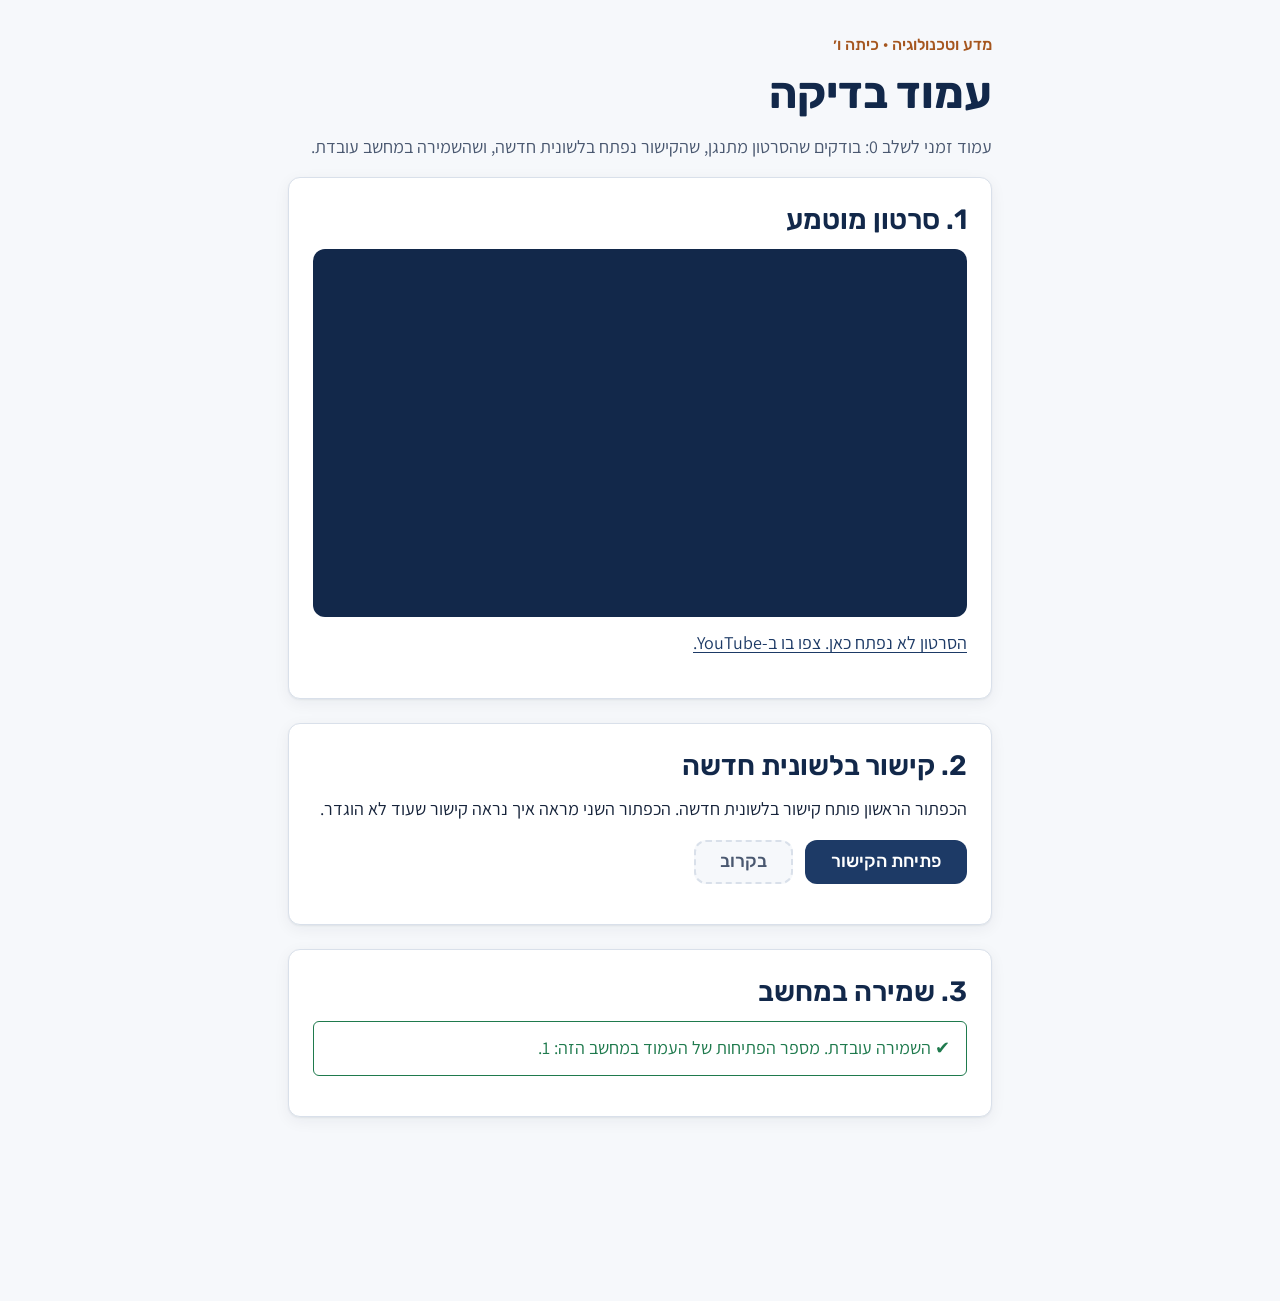
<file: test.html>
<!doctype html>
<html dir="rtl" lang="he">
<head>
  <meta charset="utf-8">
  <meta name="viewport" content="width=device-width, initial-scale=1">
  <meta name="referrer" content="strict-origin-when-cross-origin">
  <title>עמוד בדיקה · מסע החשמל</title>
  <link rel="stylesheet" href="css/tokens.css">
  <link rel="stylesheet" href="css/base.css">
</head>
<body>
  <a class="skip-link" href="#main">דילוג לתוכן</a>

  <main id="main" class="page">
    <p class="eyebrow">מדע וטכנולוגיה · כיתה ו׳</p>
    <h1>עמוד בדיקה</h1>
    <p class="lead">עמוד זמני לשלב 0: בודקים שהסרטון מתנגן, שהקישור נפתח בלשונית חדשה, ושהשמירה במחשב עובדת.</p>

    <section class="card" aria-labelledby="video-title">
      <h2 id="video-title">1. סרטון מוטמע</h2>
      <div class="video-frame" id="video-slot"></div>
      <p class="video-fallback" id="video-fallback" hidden>
        <a id="video-link" href="#" target="_blank" rel="noopener">הסרטון לא נפתח כאן. צפו בו ב-YouTube.</a>
      </p>
    </section>

    <section class="card" aria-labelledby="link-title">
      <h2 id="link-title">2. קישור בלשונית חדשה</h2>
      <p>הכפתור הראשון פותח קישור בלשונית חדשה. הכפתור השני מראה איך נראה קישור שעוד לא הוגדר.</p>
      <p style="display:flex; flex-wrap:wrap; gap:var(--sp-3);">
        <span id="link-ready"></span>
        <span id="link-empty"></span>
      </p>
    </section>

    <section class="card" aria-labelledby="storage-title">
      <h2 id="storage-title">3. שמירה במחשב</h2>
      <p class="status" id="storage-status" role="status"></p>
    </section>
  </main>

  <script type="module">
    import { config } from "./js/config.js";
    import { isAvailable, load, save } from "./js/storage.js";

    // ----- 1. סרטון -----
    const videoId = config.videos.station3.video1;
    const slot = document.getElementById("video-slot");
    const fallback = document.getElementById("video-fallback");
    const videoLink = document.getElementById("video-link");

    if (videoId) {
      const iframe = document.createElement("iframe");
      iframe.src = `https://www.youtube-nocookie.com/embed/${encodeURIComponent(videoId)}?rel=0`;
      iframe.title = "סרטון: חשמל הידרואלקטרי – כיצד זה פועל (מכון דוידסון)";
      iframe.allow = "accelerometer; encrypted-media; gyroscope; picture-in-picture; fullscreen";
      iframe.allowFullscreen = true;
      iframe.loading = "lazy";
      slot.append(iframe);
      videoLink.href = `https://www.youtube.com/watch?v=${encodeURIComponent(videoId)}`;
      // קישור ישיר תמיד זמין מתחת לסרטון, למקרה שסינון הרשת חוסם את ההטמעה
      fallback.hidden = false;
    } else {
      slot.innerHTML = '<p style="color:#fff; padding:1rem;">בקרוב</p>';
    }

    // ----- 2. כפתורי קישור -----
    function linkButton(url, label) {
      if (url) {
        const a = document.createElement("a");
        a.className = "btn btn-primary";
        a.href = url;
        a.target = "_blank";
        a.rel = "noopener";
        a.textContent = label;
        a.setAttribute("aria-label", `${label} (נפתח בלשונית חדשה)`);
        return a;
      }
      const span = document.createElement("span");
      span.className = "btn btn-soon";
      span.setAttribute("aria-disabled", "true");
      span.textContent = "בקרוב";
      return span;
    }
    document.getElementById("link-ready").append(linkButton(config.testLink, "פתיחת הקישור"));
    document.getElementById("link-empty").append(linkButton(config.challengeForm, "טופס ההגשה"));

    // ----- 3. שמירה -----
    const visits = (load("test-visits", 0) || 0) + 1;
    const saved = save("test-visits", visits);
    const status = document.getElementById("storage-status");
    if (isAvailable() && saved) {
      status.classList.add("status-ok");
      status.textContent = `✔ השמירה עובדת. מספר הפתיחות של העמוד במחשב הזה: ${visits}.`;
    } else {
      status.classList.add("status-warn");
      status.textContent = "⚠ השמירה במחשב חסומה. העמוד עדיין עובד, אבל לא יזכור כלום אחרי סגירה.";
    }
  </script>
</body>
</html>
</file>
<file: css/tokens.css>
/* =========================================================
   tokens.css – צבעים, גופנים וגדלים של מסע החשמל
   כל הצבעים מוגדרים כאן פעם אחת. שאר הקבצים משתמשים בשמות.
   ========================================================= */

/* ----- גופנים (שמורים בתוך האתר, בלי חיבור לאינטרנט) ----- */
@font-face {
  font-family: "Rubik";
  src: url("../assets/fonts/Rubik-Variable.ttf") format("truetype");
  font-weight: 300 900;
  font-style: normal;
  font-display: swap;
}

@font-face {
  font-family: "Assistant";
  src: url("../assets/fonts/Assistant-Variable.ttf") format("truetype");
  font-weight: 200 800;
  font-style: normal;
  font-display: swap;
}

:root {
  /* ----- צבעים ----- */
  --blue-grid: #1D3A66;      /* כחול רשת – צבע ראשי */
  --blue-dark: #12284A;      /* כחול כהה יותר */
  --copper: #A5561F;         /* נחושת – הדגשה */
  --copper-light: #F3E3D6;   /* נחושת בהיר */
  --light: #FFCF4A;          /* צהוב אור – רק למה שמאיר או מודד חשמל */
  --bg: #F6F8FB;             /* רקע */
  --surface: #FFFFFF;        /* כרטיסים */
  --text: #16233A;           /* טקסט */
  --text-2: #4A5870;         /* טקסט משני */
  --line: #D9E0EA;           /* קווים */
  --success: #1F7A4D;        /* הצלחה */
  --warn: #9A5B00;           /* אזהרה עדינה */

  /* ----- גופנים ----- */
  --font-head: "Rubik", "Assistant", Arial, sans-serif;
  --font-body: "Assistant", "Rubik", Arial, sans-serif;

  /* ----- גדלי טקסט ----- */
  --fs-body: 1.125rem;       /* 18px – טקסט גוף */
  --fs-small: 1rem;          /* 16px – רק לשורות עזר קצרות */
  --fs-h3: 1.375rem;
  --fs-h2: 1.75rem;
  --fs-h1: clamp(2rem, 5vw, 2.75rem);
  --lh-body: 1.6;
  --lh-head: 1.25;

  /* ----- ריווחים ----- */
  --sp-1: 0.25rem;
  --sp-2: 0.5rem;
  --sp-3: 0.75rem;
  --sp-4: 1rem;
  --sp-5: 1.5rem;
  --sp-6: 2rem;
  --sp-7: 3rem;

  /* ----- צורות ----- */
  --radius-s: 6px;
  --radius-m: 12px;
  --radius-l: 20px;
  --shadow-card: 0 1px 2px rgba(22, 35, 58, 0.06), 0 4px 16px rgba(22, 35, 58, 0.06);

  /* ----- נגישות ----- */
  --tap: 44px;               /* גודל מינימלי לאזור לחיצה */
  --focus-ring: 3px solid var(--copper);
  --focus-offset: 3px;

  /* ----- פריסה ----- */
  --content-max: 46rem;
  --page-max: 72rem;
}
</file>
<file: css/base.css>
/* =========================================================
   base.css – עיצוב כללי ורכיבים בסיסיים
   (גרסה ראשונה לשלב 0. יורחב בשלב 1)
   ========================================================= */

*,
*::before,
*::after {
  box-sizing: border-box;
}

html {
  -webkit-text-size-adjust: 100%;
}

body {
  margin: 0;
  background: var(--bg);
  color: var(--text);
  font-family: var(--font-body);
  font-size: var(--fs-body);
  line-height: var(--lh-body);
  text-align: start;
  overflow-wrap: break-word;
}

/* בעברית אין הטיה */
em, i, cite, address {
  font-style: normal;
}

h1, h2, h3, h4 {
  font-family: var(--font-head);
  line-height: var(--lh-head);
  color: var(--blue-dark);
  margin: 0 0 var(--sp-3);
}
h1 { font-size: var(--fs-h1); font-weight: 700; }
h2 { font-size: var(--fs-h2); font-weight: 600; }
h3 { font-size: var(--fs-h3); font-weight: 600; }

p { margin: 0 0 var(--sp-4); }

a { color: var(--blue-grid); text-underline-offset: 3px; }
a:hover { color: var(--copper); }

img, svg, video, iframe { max-width: 100%; }

/* ----- מסגרת מיקוד נראית ----- */
:focus-visible {
  outline: var(--focus-ring);
  outline-offset: var(--focus-offset);
  border-radius: var(--radius-s);
}

/* ----- דילוג לתוכן (מקלדת) ----- */
.skip-link {
  position: absolute;
  inset-inline-start: var(--sp-4);
  top: -100px;
  background: var(--blue-dark);
  color: #fff;
  padding: var(--sp-2) var(--sp-4);
  border-radius: var(--radius-s);
  z-index: 100;
}
.skip-link:focus { top: var(--sp-4); color: #fff; }

/* ----- פריסה ----- */
.page {
  max-width: var(--content-max);
  margin: 0 auto;
  padding: var(--sp-6) var(--sp-4) var(--sp-7);
}

.eyebrow {
  font-family: var(--font-head);
  font-size: var(--fs-small);
  font-weight: 500;
  color: var(--copper);
  margin-bottom: var(--sp-2);
}

.lead { color: var(--text-2); }

.card {
  background: var(--surface);
  border: 1px solid var(--line);
  border-radius: var(--radius-m);
  box-shadow: var(--shadow-card);
  padding: var(--sp-5);
  margin-bottom: var(--sp-5);
}

/* ----- כפתורים ----- */
.btn {
  display: inline-flex;
  align-items: center;
  justify-content: center;
  gap: var(--sp-2);
  min-height: var(--tap);
  min-width: var(--tap);
  padding: var(--sp-2) var(--sp-5);
  border: 2px solid transparent;
  border-radius: var(--radius-m);
  font-family: var(--font-head);
  font-size: var(--fs-body);
  font-weight: 500;
  line-height: 1.2;
  text-decoration: none;
  cursor: pointer;
  transition: background-color 0.15s, color 0.15s, border-color 0.15s;
}

.btn-primary {
  background: var(--blue-grid);
  color: #fff;
}
.btn-primary:hover { background: var(--blue-dark); color: #fff; }

.btn-secondary {
  background: var(--surface);
  color: var(--blue-grid);
  border-color: var(--blue-grid);
}
.btn-secondary:hover { background: var(--copper-light); color: var(--blue-dark); }

/* קישור שעוד לא הוגדר: "בקרוב" */
.btn-soon,
.btn-soon:hover {
  background: var(--bg);
  color: var(--text-2);
  border: 2px dashed var(--line);
  cursor: default;
}

/* ----- סרטון ----- */
.video-frame {
  position: relative;
  aspect-ratio: 16 / 9;
  background: var(--blue-dark);
  border-radius: var(--radius-m);
  overflow: hidden;
}
.video-frame iframe {
  position: absolute;
  inset: 0;
  width: 100%;
  height: 100%;
  border: 0;
}
.video-fallback {
  margin-top: var(--sp-3);
  color: var(--text-2);
}

/* ----- הודעות מצב ----- */
.status {
  display: flex;
  align-items: flex-start;
  gap: var(--sp-2);
  padding: var(--sp-3) var(--sp-4);
  border-radius: var(--radius-s);
  border: 1px solid var(--line);
  background: var(--surface);
}
.status-ok { border-color: var(--success); color: var(--success); }
.status-warn { border-color: var(--warn); color: var(--warn); }

/* ----- צמצום תנועה ----- */
@media (prefers-reduced-motion: reduce) {
  *,
  *::before,
  *::after {
    animation-duration: 0.01ms !important;
    animation-iteration-count: 1 !important;
    transition-duration: 0.01ms !important;
    scroll-behavior: auto !important;
  }
}

/* =========================================================
   שלב 1: רכיבים משותפים
   ========================================================= */

.visually-hidden {
  position: absolute !important;
  width: 1px; height: 1px;
  padding: 0; margin: -1px;
  overflow: hidden; clip: rect(0 0 0 0);
  white-space: nowrap; border: 0;
}

.icon {
  width: 1.25em;
  height: 1.25em;
  flex: none;
  vertical-align: middle;
}

[hidden] { display: none !important; }

/* כפתורים נוספים */
.btn-ghost {
  background: transparent;
  color: var(--blue-grid);
  border-color: transparent;
}
.btn-ghost:hover { background: var(--copper-light); color: var(--blue-dark); }
.btn-danger,
.btn-danger:hover { color: #8A2A1A; }

.btn-light {
  background: var(--light);
  color: var(--blue-dark);
}
.btn-light:hover { background: #FFE08A; color: var(--blue-dark); }

.btn-large {
  min-height: 3.5rem;
  padding: var(--sp-3) var(--sp-6);
  font-size: 1.25rem;
  font-weight: 600;
}

.soon-tag {
  display: inline-block;
  font-family: var(--font-body);
  font-size: var(--fs-small);
  font-weight: 600;
  line-height: 1.3;
  color: var(--text-2);
  background: var(--surface);
  border: 1px solid var(--line);
  border-radius: 999px;
  padding: 0 var(--sp-2);
}

/* ----- התפריט העליון ----- */
.site-header {
  position: sticky;
  top: 0;
  z-index: 50;
  background: var(--blue-dark);
  color: #fff;
  box-shadow: 0 2px 10px rgba(18, 40, 74, 0.25);
}
.topbar {
  max-width: 90rem;
  margin: 0 auto;
  padding: var(--sp-2) var(--sp-4);
  display: flex;
  align-items: center;
  gap: var(--sp-4);
}
.brand {
  display: inline-flex;
  align-items: center;
  gap: var(--sp-2);
  min-height: var(--tap);
  color: #fff;
  text-decoration: none;
  font-family: var(--font-head);
  font-weight: 700;
  font-size: 1.25rem;
  white-space: nowrap;
}
.brand:hover { color: var(--light); }
.brand img { width: 40px; height: 40px; }

.menu-toggle {
  display: none;
  margin-inline-start: auto;
  align-items: center;
  gap: var(--sp-2);
  min-height: var(--tap);
  padding: var(--sp-2) var(--sp-4);
  background: transparent;
  color: #fff;
  border: 2px solid rgba(255, 255, 255, 0.5);
  border-radius: var(--radius-m);
  font: 500 var(--fs-body) var(--font-head);
  cursor: pointer;
}
.menu-toggle:hover { border-color: #fff; }

.site-menu {
  flex: 1;
  display: flex;
  align-items: center;
  justify-content: space-between;
  gap: var(--sp-4);
}
.site-menu ul {
  list-style: none;
  margin: 0;
  padding: 0;
  display: flex;
  align-items: center;
  gap: var(--sp-1);
}
.menu-link {
  display: flex;
  align-items: center;
  gap: var(--sp-2);
  min-height: var(--tap);
  padding: var(--sp-1) var(--sp-2);
  border-radius: var(--radius-s);
  color: #fff;
  text-decoration: none;
  font-family: var(--font-head);
  font-size: var(--fs-small);
  font-weight: 500;
  line-height: 1.2;
  white-space: nowrap;
}
a.menu-link:hover { background: rgba(255, 255, 255, 0.12); color: #fff; }
.menu-link[aria-current="page"] {
  background: var(--surface);
  color: var(--blue-dark);
}
.menu-num {
  display: inline-grid;
  place-items: center;
  width: 1.75rem;
  height: 1.75rem;
  border-radius: 50%;
  border: 2px solid var(--copper);
  background: var(--blue-grid);
  color: #fff;
  font-size: 0.9375rem;
  font-weight: 600;
  flex: none;
}
.menu-link[aria-current="page"] .menu-num { background: var(--copper); }
.menu-label { display: flex; flex-direction: column; white-space: normal; max-width: 7.5rem; }
.menu-soon { font-size: 0.8125rem; font-weight: 400; color: #C9D6EA; }
.menu-link.is-soon { color: #C9D6EA; cursor: default; }
.menu-link.is-soon .menu-num { background: transparent; border-color: #6F86AA; color: #C9D6EA; }
.menu-done { display: inline-flex; color: #7FD4A8; }
.site-header :focus-visible { outline-color: var(--light); }

/* תפריט נפתח בטאבלט ובטלפון */
@media (max-width: 1240px) {
  .menu-toggle { display: inline-flex; }
  .topbar { flex-wrap: wrap; }
  .site-menu {
    display: none;
    flex-basis: 100%;
    flex-direction: column;
    align-items: stretch;
    gap: var(--sp-2);
    padding-bottom: var(--sp-3);
  }
  .site-menu.is-open { display: flex; }
  .site-menu ul {
    flex-direction: column;
    align-items: stretch;
  }
  .site-menu .menu-tools {
    border-top: 1px solid rgba(255, 255, 255, 0.2);
    padding-top: var(--sp-2);
  }
  .menu-link { font-size: var(--fs-body); padding: var(--sp-2) var(--sp-3); }
  .menu-label { flex-direction: row; gap: var(--sp-2); align-items: baseline; max-width: none; }
}

/* ----- כרטיס הרמזור ----- */
.traffic-light {
  position: fixed;
  bottom: var(--sp-4);
  inset-inline-end: var(--sp-4);
  z-index: 40;
  max-width: 17rem;
  border-radius: var(--radius-m);
  box-shadow: 0 4px 18px rgba(18, 40, 74, 0.28);
  background: var(--surface);
  border: 3px solid var(--tl-color, var(--success));
}
.tl-button {
  display: flex;
  align-items: center;
  gap: var(--sp-3);
  width: 100%;
  min-height: 3.25rem;
  padding: var(--sp-2) var(--sp-3);
  background: transparent;
  border: 0;
  border-radius: calc(var(--radius-m) - 3px);
  color: var(--text);
  font: 600 var(--fs-body) var(--font-head);
  text-align: start;
  cursor: pointer;
}
.tl-lamp {
  display: grid;
  place-items: center;
  width: 2.5rem;
  height: 2.5rem;
  border-radius: 50%;
  background: var(--tl-color, var(--success));
  color: var(--tl-on, #fff);
  flex: none;
}
.tl-lamp .icon { width: 1.5rem; height: 1.5rem; }
.tl-note {
  margin: 0;
  padding: 0 var(--sp-3) var(--sp-3);
  font-size: var(--fs-small);
  line-height: 1.45;
  color: var(--text);
}
.traffic-light[data-state="working"] { --tl-color: var(--success); }
.traffic-light[data-state="help"] {
  --tl-color: var(--light);
  --tl-on: var(--blue-dark);
  border-width: 5px;
  border-color: var(--warn);
  background: #FFF6D9;
  max-width: 20rem;
}
.traffic-light[data-state="help"] .tl-lamp { width: 3.5rem; height: 3.5rem; box-shadow: 0 0 0 3px var(--warn); }
.traffic-light[data-state="help"] .tl-lamp .icon { width: 2.1rem; height: 2.1rem; }
.traffic-light[data-state="help"] .tl-button { font-size: 1.375rem; min-height: 4.5rem; }
.traffic-light[data-state="done"] { --tl-color: var(--blue-grid); }

/* מקום בתחתית העמוד, כדי שהכרטיס לא יסתיר תוכן */
body { padding-bottom: 7rem; }

/* ----- כותרת דף הבית ----- */
.hero {
  position: relative;
  overflow: hidden;
  background: var(--blue-dark);
  color: #fff;
  border-bottom: 6px solid var(--copper);
}
/* האיור הפוך במראה: הנורה והעמודים בצד שמאל, והטקסט בצד ימין על רקע שקט */
.hero::before {
  content: "";
  position: absolute;
  inset: 0;
  background: url("../assets/images/banner-home.png") right bottom / cover no-repeat;
  transform: scaleX(-1);
}
.hero-inner { position: relative; }
.hero-inner {
  max-width: var(--page-max);
  margin: 0 auto;
  padding: var(--sp-7) var(--sp-4);
}
.hero h1 {
  color: #fff;
  font-size: clamp(2.5rem, 7vw, 4rem);
  font-weight: 800;
  margin-bottom: var(--sp-2);
}
.hero-eyebrow {
  font-family: var(--font-head);
  font-weight: 500;
  color: #F3C9A7;
  margin-bottom: var(--sp-2);
}
.hero-sub {
  font-size: clamp(1.25rem, 3vw, 1.5rem);
  max-width: 30rem;
  margin-bottom: var(--sp-6);
}
.hero-cta .cta-sub {
  display: block;
  font-family: var(--font-body);
  font-size: var(--fs-small);
  font-weight: 600;
}
.hero-cta .btn:has(.cta-sub) { flex-direction: column; gap: 0; align-items: flex-start; }
.hero-cta .btn-soon { background: rgba(255,255,255,0.1); color: #fff; border-color: rgba(255,255,255,0.45); gap: var(--sp-3); }

/* ----- גוף דף הבית ----- */
.home-body {
  max-width: var(--page-max);
  margin: 0 auto;
  padding: 0 var(--sp-4) var(--sp-7);
}
.home-intro {
  max-width: var(--content-max);
  padding: var(--sp-6) 0 var(--sp-3);
}
.intro-question {
  font-family: var(--font-head);
  font-size: 1.375rem;
  color: var(--blue-dark);
}
.intro-question strong { font-weight: 600; }
.home-section { padding-top: var(--sp-6); }

/* מפת המסע */
.journey {
  display: grid;
  grid-template-columns: minmax(0, 1.25fr) minmax(0, 1fr);
  gap: var(--sp-5);
  align-items: start;
}
.island { margin: 0; }
.island svg { display: block; width: 100%; height: auto; }
.island figcaption { color: var(--text-2); margin-top: var(--sp-2); }

.journey-list {
  list-style: none;
  margin: 0;
  padding: 0;
  display: grid;
  gap: var(--sp-2);
}
.stop-card {
  display: flex;
  align-items: center;
  gap: var(--sp-3);
  min-height: 3.75rem;
  padding: var(--sp-2) var(--sp-3);
  background: var(--surface);
  border: 1px solid var(--line);
  border-radius: var(--radius-m);
  color: var(--text);
  text-decoration: none;
}
a.stop-card:hover { border-color: var(--copper); color: var(--text); background: #FFFDFB; }
.stop-num {
  display: grid;
  place-items: center;
  width: 2.5rem;
  height: 2.5rem;
  border-radius: 50%;
  background: var(--blue-grid);
  color: #fff;
  font-family: var(--font-head);
  font-weight: 700;
  flex: none;
}
.stop-text { display: flex; flex-direction: column; flex: 1; line-height: 1.3; }
.stop-title { font-family: var(--font-head); font-weight: 600; color: var(--blue-dark); }
.stop-sub { color: var(--text-2); font-size: var(--fs-small); }
.stop-status { display: inline-flex; align-items: center; gap: var(--sp-1); }
.stop-status .icon { width: 1.75rem; height: 1.75rem; }
.stop-bulb-off { color: #8593A8; }
.stop-check { color: var(--success); }
.stop.is-done .stop-card { border: 2px solid var(--success); }
.stop.is-done .stop-num { background: var(--success); }
.stop.is-soon .stop-num { background: var(--bg); color: var(--text-2); border: 2px dashed var(--line); }

/* איך לומדים כאן */
.how-steps {
  list-style: none;
  margin: 0 0 var(--sp-5);
  padding: 0;
  display: grid;
  grid-template-columns: repeat(4, minmax(0, 1fr));
  gap: var(--sp-4);
}
.how-step {
  background: var(--surface);
  border: 1px solid var(--line);
  border-radius: var(--radius-m);
  padding: var(--sp-5);
}
.how-step img { width: 56px; height: 56px; display: block; margin-bottom: var(--sp-3); }
.how-step h3 { margin-bottom: var(--sp-1); }
.how-step p { margin: 0; color: var(--text-2); }
.pace-note { border-inline-start: 5px solid var(--copper); max-width: var(--content-max); }

/* טבלאות */
.table-wrap { max-width: var(--content-max); }
table {
  width: 100%;
  border-collapse: separate;
  border-spacing: 0;
  background: var(--surface);
  border: 1px solid var(--line);
  border-radius: var(--radius-m);
  overflow: hidden;
}
th, td {
  text-align: start;
  padding: var(--sp-3) var(--sp-4);
  border-bottom: 1px solid var(--line);
  vertical-align: top;
}
th {
  background: var(--blue-grid);
  color: #fff;
  font-family: var(--font-head);
  font-weight: 500;
}
tbody tr:last-child td { border-bottom: 0; }
.weeks td:first-child { font-weight: 600; white-space: nowrap; }

@media (max-width: 900px) {
  .journey { grid-template-columns: 1fr; }
  .how-steps { grid-template-columns: repeat(2, minmax(0, 1fr)); }
}
@media (max-width: 520px) {
  .how-steps { grid-template-columns: 1fr; }
  th, td { padding: var(--sp-2) var(--sp-3); }
}

/* ----- תבנית תחנה ----- */
.station-progress {
  background: var(--surface);
  border: 1px solid var(--line);
  border-radius: var(--radius-m);
  padding: var(--sp-3) var(--sp-4);
  margin-bottom: var(--sp-5);
  scroll-margin-top: 5rem;
}
.progress-count {
  font-family: var(--font-head);
  font-weight: 600;
  color: var(--blue-dark);
  margin-bottom: var(--sp-2);
}
.progress-steps {
  list-style: none;
  margin: 0;
  padding: 0;
  display: flex;
  flex-wrap: wrap;
  gap: var(--sp-2);
}
.step {
  display: flex;
  align-items: center;
  gap: var(--sp-2);
  min-height: var(--tap);
  min-width: var(--tap);
  padding: var(--sp-1) var(--sp-2);
  padding-inline-end: var(--sp-3);
  border: 2px solid var(--line);
  border-radius: 999px;
  color: var(--text);
  text-decoration: none;
  font-size: var(--fs-small);
  line-height: 1.2;
}
.step:hover { border-color: var(--copper); color: var(--text); }
.step-num {
  display: grid;
  place-items: center;
  width: 1.75rem;
  height: 1.75rem;
  border-radius: 50%;
  background: var(--bg);
  border: 1px solid var(--line);
  font-weight: 700;
  flex: none;
}
.step-state { display: inline-flex; color: var(--success); }
.step-state:empty { display: none; }
.step.is-done { border-color: var(--success); }
.step.is-current { border-color: var(--blue-grid); background: var(--blue-grid); color: #fff; }
.step.is-current:hover { color: #fff; }
.step.is-current .step-num { background: #fff; color: var(--blue-dark); border-color: #fff; }
.step.is-current .step-state { color: #fff; }
@media (max-width: 760px) {
  .step:not(.is-current) .step-title {
    position: absolute; width: 1px; height: 1px; overflow: hidden;
    clip: rect(0 0 0 0); white-space: nowrap;
  }
  .step:not(.is-current) { padding: var(--sp-1); justify-content: center; }
}

.part { scroll-margin-top: 5rem; }
.part > h2:focus { outline: none; }
.part > h2:focus-visible { outline: var(--focus-ring); }
.part-meta {
  display: flex;
  flex-wrap: wrap;
  align-items: center;
  gap: var(--sp-3);
  margin-bottom: var(--sp-4);
  color: var(--text-2);
  font-size: var(--fs-small);
}
.tag {
  display: inline-block;
  padding: 0 var(--sp-3);
  border-radius: 999px;
  font-family: var(--font-head);
  font-weight: 600;
  line-height: 1.75;
}
.tag-core { background: var(--blue-grid); color: #fff; }
.tag-extra { background: var(--copper-light); color: #7A3C12; border: 1px dashed var(--copper); }
.part-time { display: inline-flex; align-items: center; gap: var(--sp-1); }
.part-nav {
  display: flex;
  flex-wrap: wrap;
  justify-content: space-between;
  gap: var(--sp-3);
  margin-top: var(--sp-6);
  padding-top: var(--sp-4);
  border-top: 1px solid var(--line);
}
.part-next { margin-inline-start: auto; }

/* ----- רמזים ----- */
.hints {
  display: flex;
  flex-direction: column;
  align-items: flex-start;
  gap: var(--sp-3);
  margin: var(--sp-4) 0;
}
.btn-hint {
  background: #FFF6D9;
  color: var(--blue-dark);
  border-color: var(--warn);
}
.btn-hint:hover { background: #FFEDB3; color: var(--blue-dark); }
.hint {
  margin: 0;
  padding: var(--sp-3) var(--sp-4);
  background: #FFF6D9;
  border-inline-start: 4px solid var(--warn);
  border-radius: var(--radius-s);
  width: 100%;
}
.hint-label { color: var(--warn); }
.hint-help {
  width: 100%;
  padding: var(--sp-3) var(--sp-4);
  border: 1px solid var(--line);
  border-radius: var(--radius-s);
  background: var(--surface);
}
.hint-help p { margin-bottom: var(--sp-2); }

/* ----- נעילת ניסויים ----- */
.experiment.is-locked .experiment-body { opacity: 0.45; filter: grayscale(0.6); }
.lock-note {
  display: flex;
  align-items: center;
  gap: var(--sp-2);
  padding: var(--sp-3) var(--sp-4);
  background: var(--bg);
  border: 2px dashed #A9B5C6;
  border-radius: var(--radius-s);
  color: var(--text-2);
  font-weight: 600;
}

/* ----- נקודת העתקה ----- */
.copy-point {
  border: 2px solid var(--copper);
  background: #FFFBF7;
  border-radius: var(--radius-m);
  padding: var(--sp-4);
  margin: var(--sp-5) 0;
}
.copy-message { font-family: var(--font-head); font-weight: 600; color: var(--blue-dark); }
.copy-text {
  width: 100%;
  font: var(--fs-small)/1.6 var(--font-body);
  color: var(--text);
  background: var(--surface);
  border: 1px solid var(--line);
  border-radius: var(--radius-s);
  padding: var(--sp-3);
  resize: vertical;
}
.copy-actions { display: flex; flex-wrap: wrap; gap: var(--sp-3); margin-top: var(--sp-3); }
.copy-status { display: flex; align-items: center; gap: var(--sp-2); margin: var(--sp-3) 0 0; font-weight: 600; min-height: 1.5em; }
.copy-status.is-ok { color: var(--success); }
.copy-status.is-warn { color: var(--warn); }

/* ----- תזכורת לנקודת ביקורת ----- */
.reminder {
  display: flex;
  flex-wrap: wrap;
  align-items: center;
  justify-content: space-between;
  gap: var(--sp-3);
  margin: 0 0 var(--sp-5);
  padding: var(--sp-3) var(--sp-4);
  background: var(--copper-light);
  border: 1px solid var(--copper);
  border-radius: var(--radius-m);
}
.reminder-text { display: flex; align-items: center; gap: var(--sp-2); margin: 0; font-weight: 600; }
.reminder-actions { display: flex; flex-wrap: wrap; gap: var(--sp-2); }

/* ----- שדות כתיבה ----- */
textarea, input[type="text"] {
  font: inherit;
  color: var(--text);
  background: var(--surface);
  border: 2px solid #A9B5C6;
  border-radius: var(--radius-s);
  padding: var(--sp-2) var(--sp-3);
  width: 100%;
}
textarea:focus, input[type="text"]:focus { border-color: var(--blue-grid); }

/* ----- סרטון שעוד לא הוגדר ----- */
.video-soon {
  aspect-ratio: 16 / 9;
  display: grid;
  place-items: center;
  background: var(--bg);
  border: 2px dashed var(--line);
  border-radius: var(--radius-m);
}
.video-soon-text { display: flex; align-items: center; gap: var(--sp-2); color: var(--text-2); font-weight: 600; margin: 0; }

/* ----- יומן המהנדס ----- */
.journal-station h2 { display: flex; align-items: center; gap: var(--sp-2); }
.journal-num {
  display: inline-grid; place-items: center;
  width: 2.25rem; height: 2.25rem; border-radius: 50%;
  background: var(--blue-grid); color: #fff; font-size: 1.125rem; flex: none;
}
.journal-list { margin: 0; }
.journal-list dt { font-weight: 700; color: var(--blue-dark); margin-top: var(--sp-4); }
.journal-list dt:first-child { margin-top: 0; }
.journal-list dd {
  margin: var(--sp-1) 0 0;
  white-space: pre-wrap;
  padding-inline-start: var(--sp-3);
  border-inline-start: 3px solid var(--copper-light);
}
.journal-hints { margin: var(--sp-4) 0 0; color: var(--text-2); }
.journal-actions { display: flex; flex-wrap: wrap; justify-content: space-between; gap: var(--sp-3); margin-top: var(--sp-5); }

/* ----- שאלות בחירה ----- */
fieldset {
  margin: 0 0 var(--sp-5);
  min-width: 0;
}
legend {
  font-family: var(--font-head);
  font-weight: 600;
  color: var(--blue-dark);
  padding: 0 var(--sp-2);
}
.choice {
  display: flex;
  align-items: center;
  gap: var(--sp-3);
  min-height: var(--tap);
  padding: var(--sp-2) var(--sp-3);
  margin-top: var(--sp-2);
  border: 2px solid var(--line);
  border-radius: var(--radius-s);
  cursor: pointer;
}
.choice:hover { border-color: var(--copper); }
.choice:has(input:checked) { border-color: var(--blue-grid); background: #EEF3FA; font-weight: 600; }
.choice input { width: 1.25rem; height: 1.25rem; accent-color: var(--blue-grid); flex: none; margin: 0; }
/* =========================================================
   עמודי תחנה
   ========================================================= */

.station-hero {
  background: var(--blue-dark);
  color: #fff;
  border-bottom: 6px solid var(--copper);
}
.station-hero-inner {
  max-width: var(--content-max);
  margin: 0 auto;
  padding: var(--sp-6) var(--sp-4) var(--sp-5);
}
.station-hero h1 { color: #fff; margin: 0; }
.station-hero-eyebrow {
  font-family: var(--font-head);
  font-weight: 600;
  color: #F3C9A7;
  margin-bottom: var(--sp-1);
}
.station-hero-question { font-size: 1.25rem; margin: var(--sp-3) 0 0; }

.question {
  display: block;
  font-family: var(--font-head);
  font-weight: 600;
  color: var(--blue-dark);
  margin-bottom: var(--sp-3);
}
.field-note { color: var(--text-2); margin: var(--sp-2) 0 0; }

.info-card { border-inline-start: 5px solid var(--blue-grid); }
.info-card p:last-child { margin-bottom: 0; }

.tools-list { list-style: none; padding: var(--sp-5); }
.tools-list li { padding: var(--sp-3) 0; border-bottom: 1px solid var(--line); }
.tools-list li:first-child { padding-top: 0; }
.tools-list li:last-child { border-bottom: 0; padding-bottom: 0; }

/* ----- משוב ----- */
.feedback {
  display: flex;
  align-items: flex-start;
  gap: var(--sp-2);
  margin: var(--sp-4) 0 0;
  padding: var(--sp-3) var(--sp-4);
  border-radius: var(--radius-s);
  font-weight: 600;
}
.feedback .icon { margin-top: 0.2em; }
.feedback-ok { background: #E7F4EC; color: var(--success); border: 2px solid var(--success); }
.feedback-retry { background: #FFF6D9; color: #7A4800; border: 2px solid var(--warn); }

/* ----- מכתב ----- */
.letter {
  position: relative;
  background: #FFFDF8;
  border: 1px solid #E8D9C8;
  border-top: 6px solid var(--copper);
  border-radius: var(--radius-s);
  box-shadow: var(--shadow-card);
  padding: var(--sp-6) var(--sp-6) var(--sp-5);
  font-size: 1.1875rem;
  line-height: 1.75;
}
.letter p:first-child { font-family: var(--font-head); font-weight: 600; color: var(--blue-dark); }
.letter-sign { margin: var(--sp-5) 0 0; font-weight: 600; color: var(--copper); }
@media (max-width: 520px) {
  .letter { padding: var(--sp-5) var(--sp-4); }
}

/* ----- סצנה מונפשת: האי כבה ----- */
.scene { margin: 0 0 var(--sp-4); }
.scene-svg { display: block; width: 100%; height: auto; border-radius: var(--radius-m); }
.scene-caption {
  margin-top: var(--sp-3);
  font-family: var(--font-head);
  font-size: 1.25rem;
  font-weight: 600;
  color: var(--blue-dark);
}
.scene .win { fill: #FFCF4A; }
.scene .glow { opacity: 1; }
.scene .stars { opacity: 0.25; }
.scene .bolt, .scene .flash { opacity: 0; }

.scene.is-playing .win   { animation: win-off 0.5s var(--d, 3s) both; }
.scene.is-playing .glow  { animation: glow-off 0.5s var(--d, 3s) both; }
.scene.is-playing .bolt  { animation: bolt 0.9s 1.2s both; }
.scene.is-playing .flash { animation: flash 0.9s 1.2s both; }
.scene.is-playing .stars { animation: stars-on 1.5s 4.8s both; }
.scene.is-playing .clouds { animation: clouds-off 1.5s 4.8s both; }

@keyframes clouds-off {
  from { opacity: 1; } to { opacity: 0; }
}

@keyframes win-off {
  0%, 30% { fill: #FFCF4A; }
  40% { fill: #12284A; }
  55% { fill: #FFCF4A; }
  100% { fill: #12284A; }
}
@keyframes glow-off {
  0%, 30% { opacity: 1; }
  40% { opacity: 0; }
  55% { opacity: 1; }
  100% { opacity: 0; }
}
@keyframes bolt {
  0% { opacity: 0; } 10% { opacity: 1; } 25% { opacity: 0; } 35% { opacity: 1; } 100% { opacity: 0; }
}
@keyframes flash {
  0% { opacity: 0; } 10% { opacity: 0.45; } 25% { opacity: 0; } 35% { opacity: 0.3; } 100% { opacity: 0; }
}
@keyframes stars-on {
  from { opacity: 0.25; } to { opacity: 1; }
}

/* צמצום תנועה: בלי הבהובים. מציגים מיד את הסוף – האי כבוי והכוכבים */
@media (prefers-reduced-motion: reduce) {
  .scene.is-playing * { animation-delay: 0s !important; }
  .scene.is-playing .bolt,
  .scene.is-playing .flash { animation: none !important; opacity: 0; }
}

/* ----- סידור כרטיסים ----- */
.order-list {
  list-style: none;
  margin: 0 0 var(--sp-4);
  padding: 0;
  display: grid;
  gap: var(--sp-2);
}
.order-item {
  display: flex;
  align-items: center;
  gap: var(--sp-3);
  min-height: 3.5rem;
  padding: var(--sp-1) var(--sp-2);
  background: var(--surface);
  border: 2px solid #A9B5C6;
  border-radius: var(--radius-m);
  user-select: none;
}
.order-handle, .order-pos, .order-label { cursor: grab; touch-action: none; }
.order-handle { display: inline-flex; color: var(--text-2); padding: var(--sp-2) 0; }
.order-pos {
  display: grid;
  place-items: center;
  width: 2rem;
  height: 2rem;
  border-radius: 50%;
  background: var(--copper-light);
  color: #7A3C12;
  font-family: var(--font-head);
  font-weight: 700;
  flex: none;
}
.order-label { flex: 1; font-family: var(--font-head); font-weight: 600; color: var(--blue-dark); padding: var(--sp-2) 0; }
.order-moves { display: flex; gap: var(--sp-1); }
.order-move {
  display: grid;
  place-items: center;
  width: var(--tap);
  height: var(--tap);
  background: var(--bg);
  color: var(--blue-grid);
  border: 1px solid var(--line);
  border-radius: var(--radius-s);
  cursor: pointer;
}
.order-move:hover:not(:disabled) { background: var(--copper-light); }
.order-move:disabled { opacity: 0.35; cursor: default; }
.order-item.is-dragging {
  border-color: var(--copper);
  box-shadow: 0 6px 18px rgba(18, 40, 74, 0.2);
  cursor: grabbing;
  position: relative;
  z-index: 2;
}
.order.is-correct .order-item { border-color: var(--success); }

/* =========================================================
   תחנה 1 ורכיבים שחוזרים בכל התחנות
   ========================================================= */

.station-hero-learn { margin-top: var(--sp-4); }
.station-hero-learn p { margin: 0 0 var(--sp-1); font-weight: 600; color: #F3C9A7; }
.station-hero-learn ul { margin: 0; padding-inline-start: 1.25rem; }

/* ----- סיפור ----- */
.story { margin: 0 0 var(--sp-4); }
.story-svg { display: block; width: 100%; height: auto; border-radius: var(--radius-m); }
.story-text { font-size: 1.1875rem; line-height: 1.75; }
.quote {
  margin: 0 0 var(--sp-5);
  padding: var(--sp-4) var(--sp-5);
  background: #FFFDF8;
  border-inline-start: 5px solid var(--copper);
  border-radius: var(--radius-s);
  font-size: 1.1875rem;
}
.quote p { margin: 0; }
.feedback-note { background: #EEF3FA; color: var(--blue-dark); border: 2px solid var(--blue-grid); }

/* ----- כרטיסי מידע ----- */
.slides .slide { margin-bottom: 0; }
.slides-nav {
  display: flex;
  align-items: center;
  justify-content: space-between;
  gap: var(--sp-3);
  margin-top: var(--sp-4);
}
.slides-count { margin: 0; font-family: var(--font-head); font-weight: 600; color: var(--blue-dark); }
.slides-nav .btn:disabled { opacity: 0.4; cursor: default; }
.slides-dots { display: flex; justify-content: center; gap: 6px; margin-top: var(--sp-3); }
.slides-dots span { width: 10px; height: 10px; border-radius: 50%; background: var(--line); }
.slides-dots span.is-on { background: var(--copper); }
.diagram { margin: var(--sp-4) 0 0; }
.diagram svg { display: block; width: 100%; max-width: 520px; height: auto; margin: 0 auto; }
@media (max-width: 420px) {
  .slides-nav .btn { padding-inline: var(--sp-3); }
}

/* ----- צופים ----- */
.watch-before { font-size: 1.1875rem; }
.video-slot { margin-bottom: var(--sp-5); }
.q-gap { margin-top: var(--sp-5); }
.extra-block h3 { display: flex; flex-wrap: wrap; align-items: center; gap: var(--sp-3); }
.extra-block .tag, .experiment h3 .tag { font-size: var(--fs-small); }

/* ----- הדמיה (משותף לכל התחנות) ----- */
.sim {
  background: var(--surface);
  border: 1px solid var(--line);
  border-radius: var(--radius-m);
  box-shadow: var(--shadow-card);
  padding: var(--sp-4);
  margin-bottom: var(--sp-5);
}
.sim-bar { display: flex; align-items: center; justify-content: space-between; gap: var(--sp-3); flex-wrap: wrap; }
.sim-name { margin: 0; font-family: var(--font-head); font-size: 1.25rem; font-weight: 700; color: var(--blue-dark); }
.sim-intro { color: var(--text-2); margin: var(--sp-2) 0 var(--sp-3); }
.sim-main {
  display: grid;
  grid-template-columns: minmax(0, 1fr) 10.5rem;
  gap: var(--sp-4);
  align-items: center;
}
.sim-stage { background: var(--bg); border-radius: var(--radius-m); }
.gen-svg { display: block; width: 100%; height: auto; }
.sim-tip { color: var(--text-2); font-size: 1.0625rem; margin: var(--sp-1) 0 0; }
.sim-controls {
  display: grid;
  grid-template-columns: repeat(auto-fit, minmax(12rem, 1fr));
  gap: var(--sp-4);
  margin-top: var(--sp-4);
  padding-top: var(--sp-4);
  border-top: 1px solid var(--line);
}
.sim-speed { grid-column: 1 / -1; }
.sim-control > label, .sim-control > legend {
  display: block;
  font-family: var(--font-head);
  font-weight: 600;
  color: var(--blue-dark);
  margin-bottom: var(--sp-1);
  padding: 0;
}
fieldset.sim-control { border: 0; padding: 0; margin: 0; }
input[type="range"] {
  width: 100%;
  height: var(--tap);
  margin: 0;
  accent-color: var(--copper);
  cursor: pointer;
}
input[type="range"]:disabled { cursor: not-allowed; opacity: 0.45; }
.range-ends { display: flex; justify-content: space-between; color: var(--text-2); font-size: var(--fs-small); }
@media (max-width: 560px) {
  .sim-main { grid-template-columns: 1fr; }
  .sim-side { max-width: 13rem; width: 100%; margin: 0 auto; }
}

/* מסך מלא */
.sim.is-full { background: var(--bg); padding: var(--sp-5) var(--sp-6); overflow: auto; }
.sim.is-full .sim-main { grid-template-columns: minmax(0, 1fr) 15rem; }
.sim.is-full .gen-svg, .sim.is-full .repair-svg { max-height: 64vh; }
.sim.is-pseudo-full { position: fixed; inset: 0; z-index: 1500; margin: 0; border-radius: 0; }
html.has-pseudo-full { overflow: hidden; }

/* כפתורי בחירה בצורת גלולה */
.seg { display: flex; flex-wrap: wrap; gap: 6px; }
.seg label { position: relative; display: inline-flex; }
.seg input {
  position: absolute;
  inset: 0;
  width: 100%;
  height: 100%;
  margin: 0;
  opacity: 0;
  cursor: pointer;
}
.seg span {
  display: inline-flex;
  align-items: center;
  justify-content: center;
  min-height: var(--tap);
  min-width: var(--tap);
  padding: 0 var(--sp-4);
  border: 2px solid #A9B5C6;
  border-radius: 999px;
  background: var(--surface);
  font-family: var(--font-head);
  font-weight: 600;
  color: var(--blue-dark);
}
.seg label:hover span { border-color: var(--copper); }
.seg input:checked + span { background: var(--blue-grid); border-color: var(--blue-grid); color: #fff; }
.seg input:checked + span::before { content: "✓"; margin-inline-end: 0.35em; }
.seg input:focus-visible + span { outline: var(--focus-ring); outline-offset: 2px; }

/* מד החשמל */
.meter { text-align: center; }
.meter-label { margin: 0; font-family: var(--font-head); font-weight: 600; color: var(--blue-dark); }
.meter-svg { display: block; width: 100%; max-width: 13rem; height: auto; margin: 0 auto; }
.meter-track, .meter-fill { fill: none; stroke-width: 14; stroke-linecap: round; }
.meter-track { stroke: var(--line); }
.meter-fill { stroke: var(--light); stroke-dasharray: 0 100; }
.meter-ticks line { stroke: var(--text-2); stroke-width: 2; }
.meter-ticks text { font-family: var(--font-head); font-size: 11px; font-weight: 600; fill: var(--text-2); text-anchor: middle; }
.meter-needle { stroke: var(--blue-dark); stroke-width: 4; stroke-linecap: round; }
.meter-hub { fill: var(--blue-dark); }
.meter-value { margin: 0; font-family: var(--font-head); color: var(--blue-dark); line-height: 1.1; }
.meter-num { font-size: 2.5rem; font-weight: 700; }
.meter-of { font-size: var(--fs-small); color: var(--text-2); }

/* ציור המחולל */
.gen-house { fill: #EEF3FA; stroke: #A9B5C6; stroke-width: 3; }
.gen-core { fill: #8C99AD; }
.gen-wind rect { fill: #B8692E; stroke: #7A3C12; stroke-width: 1.5; }
.gen-mag-a { fill: var(--copper); }
.gen-mag-b { fill: var(--blue-grid); }
.gen-axle { fill: #E6EDF7; stroke: var(--text-2); stroke-width: 3; }
.gen-grip { fill: #fff; stroke: var(--blue-dark); stroke-width: 3; }
.gen-hit { fill: transparent; cursor: grab; touch-action: none; }
.sim.is-dragging .gen-hit { cursor: grabbing; }
.gen-wires path { fill: none; stroke: var(--copper); stroke-width: 5; stroke-linejoin: round; }
.gen-flow path { fill: none; stroke: var(--light); stroke-width: 3; stroke-dasharray: 4 16; stroke-linecap: round; }
.gen-flow { transition: opacity 0.3s; }
.gen-glass { fill: #fff; stroke: var(--text-2); stroke-width: 3; }
.gen-light { fill: var(--light); opacity: 0; }
.gen-glow { opacity: 0; pointer-events: none; }
.gen-rays path { stroke: #E0A800; stroke-width: 4; stroke-linecap: round; }
.gen-rays { opacity: 0; }
.gen-filament { fill: none; stroke: #8593A8; stroke-width: 3; stroke-linejoin: round; }
.gen-filament.is-on { stroke: var(--warn); }
.gen-base { fill: var(--text-2); }
.gen-labels text { font-family: var(--font-head); font-size: 21px; font-weight: 600; fill: var(--blue-dark); text-anchor: middle; }
.gen-spin-arrows { opacity: 0; }
.gen-spin-arrows path { fill: none; stroke: var(--blue-grid); stroke-width: 4; stroke-linecap: round; stroke-linejoin: round; }

/* ----- מעבדה ----- */
.lab .experiment { margin-bottom: var(--sp-4); }
.exp-step { margin: var(--sp-4) 0 0; }
.exp-step > label, .exp-step > p:first-child { display: block; font-weight: 600; margin-bottom: var(--sp-2); }
.exp-step legend { padding: 0; margin-bottom: var(--sp-1); font-family: var(--font-body); font-size: var(--fs-body); }
fieldset.exp-step { border: 0; padding: 0; }
.step-word { font-family: var(--font-head); font-weight: 700; color: var(--copper); }
.lab-table { width: auto; min-width: 16rem; }
.lab-table td { padding-block: var(--sp-1); }
input[type="number"] {
  font: inherit;
  font-weight: 700;
  width: 5.5rem;
  min-height: var(--tap);
  color: var(--text);
  background: var(--surface);
  border: 2px solid #A9B5C6;
  border-radius: var(--radius-s);
  padding: var(--sp-1) var(--sp-3);
  text-align: center;
}
input[type="number"]:focus { border-color: var(--blue-grid); }
.exp-extra { border-style: dashed; border-color: var(--copper); }

@media (min-width: 1180px) {
  .station-page:has(.part-wide:not([hidden])) { max-width: 80rem; }
  .lab-wrap {
    display: grid;
    grid-template-columns: minmax(0, 1.2fr) minmax(0, 1fr);
    gap: var(--sp-5);
    align-items: start;
  }
  .lab-sim-col { position: sticky; top: 5rem; }
  .lab-sim-col .sim { margin-bottom: 0; }
  .lab-sim-col .sim-intro { font-size: var(--fs-small); }
  .lab-sim-col .sim:not(.is-full) .gen-svg { max-height: 44vh; }
}

/* ----- ניסוי בידיים ----- */
.goal { font-size: 1.1875rem; }
.side-note {
  padding: var(--sp-3) var(--sp-4);
  background: var(--copper-light);
  border-radius: var(--radius-s);
  color: #5A2C0C;
}
.side-note a { color: #5A2C0C; font-weight: 700; }
.hands-grid { display: grid; grid-template-columns: repeat(auto-fit, minmax(16rem, 1fr)); gap: 0 var(--sp-5); }
.materials, .steps-list { margin: 0; padding-inline-start: 1.4rem; }
.materials li, .steps-list li { margin-bottom: var(--sp-2); }
.steps-list li::marker { font-family: var(--font-head); font-weight: 700; color: var(--copper); }
.safety { border-inline-start: 5px solid var(--warn); background: #FFF9EA; }
.safety h3 { color: #7A4800; }
.safety p:last-child { margin-bottom: 0; }
.obs-table th[scope="row"] { font-weight: 600; }
.obs-table fieldset { margin: 0; border: 0; padding: 0; }
.obs-table .seg span { padding: 0 var(--sp-3); font-size: var(--fs-small); }

/* ----- סיכום: שרשרת האנרגיה ----- */
.chain {
  list-style: none;
  display: flex;
  align-items: center;
  justify-content: center;
  flex-wrap: wrap;
  gap: var(--sp-3);
  margin: 0 0 var(--sp-5);
  padding: 0;
}
.chain-step {
  display: flex;
  flex-direction: column;
  align-items: center;
  gap: var(--sp-2);
  min-width: 8rem;
  padding: var(--sp-3) var(--sp-4);
  border: 2px solid var(--blue-grid);
  border-radius: var(--radius-m);
  font-family: var(--font-head);
  font-size: 1.25rem;
  font-weight: 600;
  color: var(--blue-dark);
  background: #EEF3FA;
}
.chain-end { border-color: var(--warn); background: #FFF6D9; }
.chain-icon svg { width: 48px; height: 48px; display: block; }
.chain-arrow { font-size: 2rem; color: var(--copper); font-weight: 700; }
@media (max-width: 560px) {
  .chain { flex-direction: column; }
  .chain-arrow { transform: rotate(-90deg); }
}
.israel { border-inline-start: 5px solid var(--copper); }
.israel h3 { color: var(--copper); }
.israel p:last-child { margin-bottom: 0; }
.checkpoint-card { display: flex; align-items: flex-start; gap: var(--sp-4); }
.checkpoint-card img { flex: none; }
@media (max-width: 480px) {
  .checkpoint-card { flex-direction: column; }
}

/* ----- משימת תיקון ----- */
.repair-layout {
  display: grid;
  grid-template-columns: minmax(0, 15rem) minmax(0, 1fr);
  gap: var(--sp-4);
  margin-top: var(--sp-3);
}
@media (max-width: 760px) {
  .repair-layout { grid-template-columns: 1fr; }
}
.repair-head { margin: 0 0 var(--sp-2); font-family: var(--font-head); font-weight: 600; color: var(--blue-dark); }
.repair-parts {
  list-style: none;
  margin: 0;
  padding: 0;
  display: grid;
  grid-template-columns: repeat(auto-fill, minmax(8.5rem, 1fr));
  gap: var(--sp-2);
}
.repair-part {
  display: flex;
  align-items: center;
  gap: var(--sp-2);
  width: 100%;
  min-height: 3rem;
  padding: var(--sp-1) var(--sp-3);
  border: 2px solid #A9B5C6;
  border-radius: var(--radius-m);
  background: var(--surface);
  font: inherit;
  font-family: var(--font-head);
  font-weight: 600;
  color: var(--blue-dark);
  cursor: grab;
  touch-action: none;
  user-select: none;
}
.repair-part:hover { border-color: var(--copper); }
.repair-part.is-in { background: #EEF3FA; border-color: var(--blue-grid); }
.part-icon { width: 28px; height: 30px; flex: none; }
.repair-part-in { display: none; margin-inline-start: auto; color: var(--success); }
.repair-part.is-in .repair-part-in { display: inline-flex; }
.repair-ghost {
  position: fixed;
  z-index: 2000;
  width: 9rem;
  pointer-events: none;
  transform: translate(-50%, -50%);
  box-shadow: 0 8px 20px rgba(18, 40, 74, 0.25);
  border-color: var(--copper);
}
.repair-bench {
  border: 2px dashed #A9B5C6;
  border-radius: var(--radius-m);
  padding: var(--sp-3);
  background: var(--surface);
  transition: border-color 0.15s, background-color 0.15s;
}
.repair-bench.is-drop { border-color: var(--copper); background: #FFFDF8; }
.repair-svg { display: block; width: 100%; height: auto; }
.repair-floor { fill: var(--bg); }
.r-axle { stroke: var(--text-2); stroke-width: 8; stroke-linecap: round; }
.r-coil ellipse { fill: none; stroke: #B8692E; stroke-width: 5; }
.r-arm { stroke: var(--text-2); stroke-width: 6; stroke-linecap: round; }
.r-knob { fill: var(--copper); }
.r-hub { fill: #E6EDF7; stroke: var(--text-2); stroke-width: 3; }
.r-fan ellipse { fill: #6F86AA; }
.r-wires path, .r-wire { fill: none; stroke: var(--copper); stroke-width: 4; stroke-linejoin: round; }
.r-battery rect { fill: var(--text-2); }
.r-glass { fill: #fff; stroke: var(--text-2); stroke-width: 3; }
.r-light { fill: var(--light); opacity: 0; }
.r-glow { fill: rgba(255, 207, 74, 0.5); opacity: 0; }
.r-base { fill: var(--text-2); }
.repair-out { display: flex; align-items: center; justify-content: space-between; gap: var(--sp-3); flex-wrap: wrap; margin-top: var(--sp-2); }
.repair-meter { width: 11rem; }
.repair-bulb-state { display: flex; align-items: center; gap: var(--sp-2); margin: 0; font-family: var(--font-head); font-weight: 700; color: var(--text-2); }
.repair-bulb-state .icon { width: 2rem; height: 2rem; }
.repair-bulb-state.is-on { color: var(--blue-dark); }
.repair-turn { margin-top: var(--sp-3); }

/* =========================================================
   תחנה 2 ורכיבים משותפים: שעון עצר, איור נפתח, מפה וגרף
   ========================================================= */

.chain-step { min-width: 6rem; }

/* ----- שעון עצר ----- */
.stopwatch { text-align: center; }
.sw-label { margin: 0; font-family: var(--font-head); font-weight: 600; color: var(--blue-dark); }
.sw-time { margin: var(--sp-2) 0 var(--sp-3); font-family: var(--font-head); color: var(--blue-dark); }
.sw-num { font-size: 3rem; font-weight: 700; font-variant-numeric: tabular-nums; direction: ltr; display: inline-block; }
.sw-unit { color: var(--text-2); }
.sw-actions { display: flex; justify-content: center; flex-wrap: wrap; gap: var(--sp-2); }
.stopwatch.is-running .sw-num { color: var(--copper); }

/* ----- איור שנפתח בלחיצה ----- */
.explore { display: grid; grid-template-columns: minmax(0, 14rem) minmax(0, 1fr); gap: var(--sp-5); align-items: start; }
.explore-svg { display: block; width: 100%; height: auto; }
.explore-list { list-style: none; margin: 0; padding: 0; display: grid; gap: var(--sp-3); }
.explore-list .btn[aria-expanded="true"] { background: var(--blue-grid); color: #fff; }
.explore-list .btn[aria-expanded="true"]::before { content: "✓"; }
.explore-text { margin: var(--sp-2) 0 0; padding: var(--sp-3) var(--sp-4); background: var(--bg); border-radius: var(--radius-s); }
.explore .spot { cursor: pointer; }
.explore .spot.is-on path, .explore .spot.is-on rect:first-child { stroke: var(--copper); stroke-width: 4; }
.explore .spot-inside { opacity: 0; transition: opacity 0.2s; }
.explore .spot.is-on .spot-inside { opacity: 1; }
@media (max-width: 560px) {
  .explore { grid-template-columns: 1fr; }
  .explore-svg { max-width: 12rem; margin: 0 auto; }
}

/* ----- טורבינה ----- */
.w-rotor path { fill: #FFFFFF; stroke: #8C99AD; stroke-width: 2; }
.w-streaks path { stroke: #7FA6D9; stroke-width: 3; stroke-linecap: round; opacity: 0.8; }
.w-brake { opacity: 0; }
.w-compass-label { font-family: var(--font-head); font-size: 18px; font-weight: 600; fill: var(--blue-dark); text-anchor: middle; }
.w-face { width: 100%; }

/* ----- יום שלם: מפה וגרף ----- */
.sim-day { box-shadow: none; }
.day-map { background: var(--bg); border-radius: var(--radius-m); margin: var(--sp-3) 0; }
.map-svg { display: block; width: 100%; height: auto; }
.map-spot { fill: rgba(255, 255, 255, 0.55); stroke: var(--blue-grid); stroke-width: 2.5; stroke-dasharray: 6 5; }
.map-spot.is-on { stroke: var(--copper); stroke-dasharray: none; stroke-width: 4; }
.map-token { cursor: grab; touch-action: none; }
.map-token.is-dragging { cursor: grabbing; }
.day-where { margin-bottom: var(--sp-3); }
.day-run { margin-bottom: var(--sp-3); }
.chart-svg { display: block; width: 100%; height: auto; }
.chart-grid line { stroke: var(--line); stroke-width: 1; }
.chart-grid text { font-family: var(--font-head); font-size: 13px; fill: var(--text-2); direction: ltr; }
.chart-y { text-anchor: end; }
.chart-x { text-anchor: middle; }
.chart-gaps rect { fill: rgba(18, 40, 74, 0.09); }
.chart-now { stroke: var(--copper); stroke-width: 2; }
.chart-legend { display: flex; flex-wrap: wrap; gap: var(--sp-2) var(--sp-5); margin: var(--sp-2) 0 0; font-size: var(--fs-small); }
.legend-item { display: inline-flex; align-items: center; gap: var(--sp-2); }
.legend-line { display: inline-block; width: 2rem; height: 0; border-top: 4px solid; flex: none; }
.legend-blue { border-color: #1D3A66; }
.legend-orange { border-color: #C2611F; border-top-style: dashed; }
.legend-gap { width: 1.2rem; height: 1rem; background: rgba(18, 40, 74, 0.12); border: 0; }

.table-scroll { overflow-x: auto; }
.obs-table input[type="number"] { width: 5rem; }

/* =========================================================
   תחנה 3: סכר ומאגר
   ========================================================= */
.h-water { fill: #7FB1E3; }
.h-dam { fill: #8C99AD; stroke: var(--text-2); stroke-width: 2; }
.h-pipe { fill: none; stroke: var(--text-2); stroke-width: 14; stroke-linecap: round; }
.h-flow { fill: none; stroke: #BFDDF7; stroke-width: 5; stroke-linecap: round; stroke-dasharray: 10 12; transition: opacity 0.3s; }
.h-river { fill: none; }
.level { margin-top: var(--sp-3); text-align: center; }
.level-bar {
  position: relative;
  width: 3.5rem;
  height: 7rem;
  margin: var(--sp-1) auto 0;
  border: 2px solid var(--text-2);
  border-radius: var(--radius-s);
  background: var(--surface);
  overflow: hidden;
}
.level-fill { position: absolute; inset-inline: 0; bottom: 0; background: #7FB1E3; }
.schedule { margin: var(--sp-3) 0; }
.schedule-title { margin: 0 0 var(--sp-1); font-family: var(--font-head); font-weight: 600; color: var(--blue-dark); }
.schedule-row {
  display: grid;
  grid-template-columns: 9rem minmax(0, 1fr) 6.5rem;
  align-items: center;
  gap: var(--sp-3);
}
.schedule-row label { line-height: 1.2; }
.schedule-name { font-weight: 700; }
.schedule-hours { display: block; font-size: var(--fs-small); color: var(--text-2); direction: ltr; text-align: end; }
.schedule-val { font-family: var(--font-head); font-weight: 600; color: var(--blue-dark); }
@media (max-width: 480px) {
  .schedule-row { grid-template-columns: 1fr 5.5rem; }
  .schedule-row input { grid-column: 1 / -1; grid-row: 2; }
}
.legend-bar { display: inline-block; width: 1rem; height: 1rem; background: #BFDDF7; border: 1px solid #7FB1E3; flex: none; }

/* =========================================================
   תחנה 4: התחנה הקיטורית
   ========================================================= */
.steam-labels text { font-size: 18px; }
.s-boil-water { fill: #7FB1E3; }
.s-pipe { fill: none; stroke: var(--text-2); stroke-width: 12; stroke-linecap: round; }
.s-steam { fill: none; stroke: #FFFFFF; stroke-width: 5; stroke-dasharray: 8 10; stroke-linecap: round; }
.s-fuel-feed { fill: none; stroke: var(--text-2); stroke-width: 6; stroke-dasharray: 4 4; }
.s-sea-pipe { fill: none; stroke: #4F86C6; stroke-width: 10; }
.s-sea-flow { fill: none; stroke: #BFDDF7; stroke-width: 3; stroke-dasharray: 8 10; }
.s-return { fill: none; stroke: #4F86C6; stroke-width: 8; }
.s-return-flow { fill: none; stroke: #BFDDF7; stroke-width: 3; stroke-dasharray: 6 10; }
.s-wire { fill: none; stroke: var(--copper); stroke-width: 4; }
.s-light { fill: var(--light); opacity: 0; }
.s-glow { fill: rgba(255, 207, 74, 0.45); opacity: 0; }
.s-smoke circle { fill: #6F7F96; }
.s-ship { transition: opacity 0.5s; opacity: 0; }
.steam-side { display: grid; gap: var(--sp-2); }
.steam-side .meter-num { font-size: 1.75rem; }
.meter-smoke .meter-fill { stroke: #8593A8; }
.level-fuel .level-fill { background: #8C6A4A; }
.legend-fuel { background: #D9C2A8; border-color: #8C6A4A; }
.weeks-actions { display: flex; flex-wrap: wrap; gap: var(--sp-2); margin: var(--sp-3) 0; }
.weeks-delay[aria-pressed="true"] { background: var(--warn); border-color: var(--warn); color: #fff; }
.weeks-delay[aria-pressed="true"]::before { content: "✓"; }
.plant-diagram { margin: 0 0 var(--sp-4); }
.plant-diagram .gen-svg { border-radius: var(--radius-m); }
/* שלושה מדים בשורה אחת מתחת לציור */
.sim-main:has(.steam-side) { grid-template-columns: minmax(0, 1fr); }
.steam-side { grid-template-columns: repeat(3, minmax(0, 1fr)); align-items: end; }
.steam-side .meter-svg { max-width: 9rem; }
.steam-side .level-bar { height: 4.5rem; }
/* אם ההדמיה גבוהה מהמסך – אפשר לגלול בתוכה */
@media (min-width: 1180px) {
  .lab-sim-col { max-height: calc(100vh - 5.5rem); overflow-y: auto; }
}
@media (min-width: 1180px) {
  .lab-sim-col .sim:not(.is-full) .gen-svg { max-height: 40vh; }
  .lab-sim-col .sim-controls:has(.steam-x), #steam-sim .sim-controls { grid-template-columns: minmax(0, 1.4fr) minmax(0, 1fr); }
  #steam-sim .sim-speed { grid-column: auto; }
}

/* =========================================================
   תחנה 5: מיון וטבלת השוואה
   ========================================================= */
.instructions { padding-inline-start: 1.25rem; }
.instructions li { margin-bottom: var(--sp-1); }
.sort-bins { display: grid; grid-template-columns: repeat(3, minmax(0, 1fr)); gap: var(--sp-3); margin-bottom: var(--sp-4); }
.sort-bin {
  min-height: 9rem;
  padding: var(--sp-3);
  border: 2px dashed #A9B5C6;
  border-radius: var(--radius-m);
  background: var(--bg);
  transition: border-color 0.15s, background-color 0.15s;
}
.sort-bin.is-drop { border-color: var(--copper); background: #FFFDF8; }
.sort-bin-title { margin: 0 0 var(--sp-2); font-size: 1.25rem; text-align: center; }
.sort-bin-list { list-style: none; margin: 0; padding: 0; display: grid; gap: var(--sp-1); }
.sort-chip {
  display: flex;
  align-items: center;
  gap: var(--sp-2);
  width: 100%;
  min-height: var(--tap);
  padding: var(--sp-1) var(--sp-2);
  border: 1px solid #A9B5C6;
  border-radius: var(--radius-s);
  background: var(--surface);
  font: inherit;
  font-size: var(--fs-small);
  color: var(--text);
  text-align: start;
  cursor: pointer;
}
.sort-chip span:not(.sort-x) { flex: 1; }
.sort-chip .icon { width: 1rem; height: 1rem; color: var(--text-2); flex: none; }
.sort-chip:hover { border-color: var(--copper); }
.sort-chip.is-wrong { border: 2px solid var(--warn); background: #FFF6D9; }
.sort-x { display: inline-grid; place-items: center; width: 1.4rem; height: 1.4rem; border-radius: 50%; background: var(--warn); color: #fff; font-weight: 700; flex: none; }
.sort-cards { list-style: none; margin: 0 0 var(--sp-4); padding: 0; display: grid; grid-template-columns: repeat(auto-fill, minmax(17rem, 1fr)); gap: var(--sp-2); }
.sort-card {
  display: flex;
  flex-wrap: wrap;
  align-items: center;
  justify-content: space-between;
  gap: var(--sp-2);
  padding: var(--sp-2) var(--sp-3);
  border: 2px solid var(--line);
  border-radius: var(--radius-m);
  background: var(--surface);
}
.sort-card-text { font-family: var(--font-head); font-weight: 600; color: var(--blue-dark); cursor: grab; touch-action: none; user-select: none; flex: 1 1 8rem; padding: var(--sp-1) 0; }
.sort-card-btns { display: flex; gap: 4px; }
.sort-toggle {
  min-width: var(--tap);
  min-height: var(--tap);
  padding: 0 var(--sp-2);
  border: 2px solid #A9B5C6;
  border-radius: 999px;
  background: var(--surface);
  font: inherit;
  font-size: var(--fs-small);
  font-weight: 600;
  color: var(--blue-dark);
  cursor: pointer;
}
.sort-toggle:hover { border-color: var(--copper); }
.sort-toggle[aria-pressed="true"] { background: var(--blue-grid); border-color: var(--blue-grid); color: #fff; }
.sort-toggle[aria-pressed="true"]::before { content: "✓ "; }
.sort-ghost {
  position: fixed;
  z-index: 2000;
  pointer-events: none;
  transform: translate(-50%, -50%);
  padding: var(--sp-2) var(--sp-3);
  border: 2px solid var(--copper);
  border-radius: var(--radius-m);
  background: var(--surface);
  font-family: var(--font-head);
  font-weight: 600;
  box-shadow: 0 8px 20px rgba(18, 40, 74, 0.25);
}
.sorter.is-correct .sort-bin { border-style: solid; border-color: var(--success); }
@media (max-width: 640px) {
  .sort-bins { grid-template-columns: 1fr; }
  .sort-bin { min-height: 0; }
}

.compare-wrap { padding: var(--sp-3); }
.compare { width: 100%; table-layout: fixed; }
.compare th[scope="row"] { width: 22%; font-weight: 600; }
.compare td { vertical-align: top; }
.compare textarea { font-size: var(--fs-small); min-height: 4.5rem; }
@media (max-width: 760px) {
  .compare, .compare tbody, .compare tr, .compare th, .compare td { display: block; width: 100%; }
  .compare thead { position: absolute; width: 1px; height: 1px; overflow: hidden; clip: rect(0 0 0 0); }
  .compare tr { padding: var(--sp-3) 0; border-bottom: 2px solid var(--line); }
  .compare th[scope="row"] { width: 100%; border: 0; font-size: 1.125rem; color: var(--blue-dark); background: none; padding: 0 0 var(--sp-1); }
  .compare td { border: 0; padding: var(--sp-1) 0; }
  .compare td::before { content: attr(data-col); display: block; font-weight: 600; color: var(--copper); font-size: var(--fs-small); }
}
.then-answer.is-empty { color: var(--text-2); }

/* =========================================================
   אתגר הסיכום: אי האנרגיה
   ========================================================= */
.challenge-page { max-width: var(--page-max); }
.ch-section { margin-bottom: var(--sp-7); }
.challenge-page > .ch-section:first-child .letter { max-width: var(--content-max); }
.rules { padding-inline-start: 2.5rem; }
.rules li { margin-bottom: var(--sp-2); }
.ch-two { display: grid; grid-template-columns: minmax(0, 1.4fr) minmax(0, 1fr); gap: var(--sp-5); }
@media (max-width: 900px) { .ch-two { grid-template-columns: minmax(0, 1fr); } }
.ch-table { width: 100%; font-size: var(--fs-small); }
.ch-table th[scope="row"] { font-weight: 600; }
.ch-days dt { font-family: var(--font-head); font-weight: 600; color: var(--blue-dark); margin-top: var(--sp-3); }
.ch-days dt:first-child { margin-top: 0; }
.ch-days dd { margin: var(--sp-1) 0 0; }
.rubric summary { cursor: pointer; font-family: var(--font-head); font-weight: 600; color: var(--blue-dark); font-size: 1.25rem; min-height: var(--tap); display: flex; align-items: center; }
.rubric[open] summary { margin-bottom: var(--sp-3); }

.ch-grid { display: grid; grid-template-columns: minmax(0, 1.25fr) minmax(0, 1fr); gap: var(--sp-5); margin-top: var(--sp-3); }
@media (max-width: 900px) { .ch-grid { grid-template-columns: minmax(0, 1fr); } }
.ch-palette { list-style: none; margin: 0 0 var(--sp-3); padding: 0; display: flex; flex-wrap: wrap; gap: var(--sp-2); }
.ch-chip {
  display: inline-flex;
  align-items: center;
  gap: var(--sp-2);
  min-height: 3rem;
  padding: var(--sp-1) var(--sp-3);
  border: 2px solid #A9B5C6;
  border-radius: var(--radius-m);
  background: var(--surface);
  font-family: var(--font-head);
  font-weight: 600;
  color: var(--blue-dark);
  cursor: grab;
  touch-action: none;
  user-select: none;
}
.ch-chip:hover { border-color: var(--copper); }
.ch-chip svg { width: 28px; height: 28px; flex: none; }
.ch-price { display: inline-block; margin-inline-start: var(--sp-2); padding: 0 var(--sp-2); border-radius: 999px; background: #FFF6D9; color: #7A4800; font-size: var(--fs-small); }
.ch-ghost { position: fixed; z-index: 2000; pointer-events: none; transform: translate(-50%, -50%); box-shadow: 0 8px 20px rgba(18, 40, 74, 0.25); border-color: var(--copper); }
.ch-map { background: var(--bg); border-radius: var(--radius-m); }
.ch-map .map-spot.is-on { stroke: var(--copper); stroke-dasharray: none; stroke-width: 4; }

.ch-budget { padding: var(--sp-3) var(--sp-4); border: 2px solid var(--line); border-radius: var(--radius-m); margin-bottom: var(--sp-3); }
.ch-budget-text { display: flex; align-items: center; gap: var(--sp-2); margin: 0 0 var(--sp-2); font-family: var(--font-head); }
.ch-budget-text svg { width: 1.5rem; height: 1.5rem; }
.ch-cost { font-size: 1.5rem; }
.ch-budget-bar { height: 12px; border-radius: 999px; background: var(--line); overflow: hidden; }
.ch-budget-bar span { display: block; height: 100%; background: var(--copper); transition: width 0.2s; }
.ch-budget.is-over { border-color: var(--warn); }
.ch-group { border: 1px solid var(--line); border-radius: var(--radius-m); padding: var(--sp-3) var(--sp-4); margin: 0 0 var(--sp-3); }
.ch-group legend { padding: 0 var(--sp-2); }
.ch-count-row { display: grid; grid-template-columns: minmax(0, 1fr) var(--tap) 2.5rem var(--tap); align-items: center; gap: var(--sp-2); margin-bottom: var(--sp-1); }
.ch-step {
  width: var(--tap); height: var(--tap);
  border: 2px solid var(--blue-grid);
  border-radius: var(--radius-s);
  background: var(--surface);
  color: var(--blue-grid);
  font-size: 1.5rem;
  font-weight: 700;
  line-height: 1;
  cursor: pointer;
}
.ch-step:hover { background: var(--copper-light); }
.ch-count { text-align: center; font-family: var(--font-head); font-weight: 700; font-size: 1.25rem; }
.ch-dam-toggle[aria-pressed="true"] { border-color: var(--warn); color: #7A4800; }
.ch-sched { margin-top: var(--sp-3); }
.ch-sched-title { margin: 0 0 var(--sp-1); font-weight: 600; }
.ch-check { display: flex; align-items: center; gap: var(--sp-2); min-height: var(--tap); cursor: pointer; }
.ch-check input { width: 1.25rem; height: 1.25rem; accent-color: var(--blue-grid); margin: 0; flex: none; }
.ch-hours { color: var(--text-2); font-size: var(--fs-small); direction: ltr; unicode-bidi: isolate; }
.ch-messages .feedback { margin-top: 0; margin-bottom: var(--sp-3); }
.ch-code-line { color: var(--text-2); }
.ch-code { direction: ltr; unicode-bidi: isolate; font-size: 1rem; background: var(--bg); padding: 2px var(--sp-2); border-radius: var(--radius-s); color: var(--blue-dark); }
.ch-run { width: 100%; }
.ch-load { margin-top: var(--sp-4); }
.ch-load summary { cursor: pointer; font-weight: 600; color: var(--blue-grid); min-height: var(--tap); display: flex; align-items: center; }
.ch-load-row { display: flex; gap: var(--sp-2); margin-top: var(--sp-2); }
.ch-load-row input { flex: 1; min-width: 0; text-align: left; }
.ch-load-msg { color: var(--warn); margin: var(--sp-2) 0 0; }

.ch-results { margin-top: var(--sp-5); padding-top: var(--sp-5); border-top: 2px solid var(--line); }
.ch-metrics { display: grid; grid-template-columns: repeat(3, minmax(0, 1fr)); gap: var(--sp-3); margin-bottom: var(--sp-4); }
.ch-metric { display: flex; align-items: center; gap: var(--sp-3); padding: var(--sp-3) var(--sp-4); border: 2px solid var(--line); border-radius: var(--radius-m); }
.ch-metric svg { width: 2.5rem; height: 2.5rem; flex: none; }
.ch-metric p { margin: 0; display: flex; flex-direction: column; line-height: 1.25; }
.ch-metric-name { color: var(--text-2); font-size: var(--fs-small); }
.ch-metric strong { font-family: var(--font-head); font-size: 1.375rem; color: var(--blue-dark); }
.ch-metric-desc { color: var(--text-2); font-size: var(--fs-small); margin-top: var(--sp-1); }
@media (max-width: 560px) { .ch-metrics { grid-template-columns: 1fr; } }
.ch-events { padding-inline-start: 1.25rem; }
.ch-charts { display: grid; grid-template-columns: repeat(3, minmax(0, 1fr)); gap: var(--sp-4); }
@media (max-width: 900px) { .ch-charts { grid-template-columns: minmax(0, 1fr); } }
.ch-chart { margin: 0; }
.ch-chart figcaption { font-family: var(--font-head); font-weight: 600; color: var(--blue-dark); margin-bottom: var(--sp-1); }
.ch-attempts { margin-top: var(--sp-5); padding-top: var(--sp-4); border-top: 2px solid var(--line); }
.ch-sub { font-weight: 400; font-size: 0.8125rem; color: var(--text-2); }
.ch-num { direction: ltr; text-align: end; white-space: nowrap; }
.ch-prepare { margin-top: var(--sp-4); }
.ch-pick { font: inherit; width: 100%; min-height: var(--tap); padding: var(--sp-2) var(--sp-3); border: 2px solid #A9B5C6; border-radius: var(--radius-s); background: var(--surface); margin-bottom: var(--sp-3); }

/* =========================================================
   טקסטי ממשק: נשמר ביומן, הסבר קצר מדי, חלון אישור
   ========================================================= */
.saved-note {
  display: inline-flex;
  align-items: center;
  gap: 4px;
  margin-top: var(--sp-1);
  font-size: var(--fs-small);
  color: var(--success);
  opacity: 0;
  transition: opacity 0.3s;
}
.saved-note .icon { width: 1rem; height: 1rem; }
.saved-note.is-on { opacity: 1; }
fieldset + .saved-note { margin: calc(-1 * var(--sp-3)) 0 var(--sp-3); }
.too-short { margin: var(--sp-2) 0 0; color: #7A4800; font-weight: 600; }
.confirm-dialog {
  max-width: 26rem;
  padding: var(--sp-5);
  border: 0;
  border-radius: var(--radius-m);
  box-shadow: 0 20px 50px rgba(18, 40, 74, 0.3);
  color: var(--text);
}
.confirm-dialog::backdrop { background: rgba(18, 40, 74, 0.45); }
.confirm-dialog h2 { margin-top: 0; font-size: 1.5rem; }
.confirm-actions { display: flex; gap: var(--sp-2); flex-wrap: wrap; }
.btn-danger-solid { background: #9B2C1C; color: #fff; }
.btn-danger-solid:hover { background: #7A1F12; color: #fff; }

/* =========================================================
   מילון: מושגים בטקסט ועמוד המילון
   ========================================================= */
.term {
  font: inherit;
  font-weight: 700;
  color: var(--blue-grid);
  background: none;
  border: 0;
  border-bottom: 2px dotted var(--copper);
  padding: 0 1px;
  min-height: 1.6em;
  cursor: pointer;
  position: relative;
}
/* אזור לחיצה של 44 פיקסלים לפחות, בלי להזיז את השורה */
.term::after { content: ""; position: absolute; inset: 50% 50% auto auto; width: max(100%, 44px); height: 44px; transform: translate(50%, -50%); }
.term:hover, .term[aria-expanded="true"] { background: var(--copper-light); }
.term-pop {
  margin: 0 0 var(--sp-4);
  padding: var(--sp-3) var(--sp-4);
  background: var(--bg);
  border-inline-start: 4px solid var(--copper);
  border-radius: var(--radius-s);
}
.term-pop p { margin: 0 0 var(--sp-1); }
.term-pop a { font-size: var(--fs-small); font-weight: 600; }
.glossary { margin: 0; display: grid; grid-template-columns: repeat(auto-fill, minmax(18rem, 1fr)); gap: var(--sp-3); }
.glossary-item { margin: 0; }
.glossary-item dt { font-family: var(--font-head); font-size: 1.375rem; font-weight: 600; color: var(--blue-dark); }
.glossary-item dd { margin: var(--sp-2) 0 0; }
.glossary-station { font-size: var(--fs-small); }

/* =========================================================
   עמוד המורה ודפי ההדפסה (על המסך)
   ========================================================= */
.t-section { margin-bottom: var(--sp-6); }
.t-station summary { cursor: pointer; font-family: var(--font-head); font-weight: 600; font-size: 1.25rem; color: var(--blue-dark); min-height: var(--tap); display: flex; align-items: center; }
.t-station[open] summary { margin-bottom: var(--sp-3); }
.t-station ul { padding-inline-start: 1.25rem; }
.t-station li { margin-bottom: var(--sp-2); }
.t-meta { display: flex; flex-wrap: wrap; align-items: center; gap: var(--sp-3); margin: var(--sp-3) 0 0; }
.t-links { list-style: none; padding: 0; margin: 0; display: grid; gap: var(--sp-1); }
.t-link-state { display: inline-block; min-width: 6rem; font-weight: 700; }
.t-links .is-set .t-link-state { color: var(--success); }
.t-links .is-missing .t-link-state { color: #7A4800; }
.t-print-list { list-style: none; padding: 0; margin: 0; display: grid; gap: var(--sp-3); }
.t-print-list li { display: flex; flex-wrap: wrap; align-items: center; gap: var(--sp-3); }
.t-print-list li > span { min-width: 15rem; font-weight: 600; }
.t-print-list a { display: inline-flex; align-items: center; min-height: var(--tap); }

.print-bar { display: flex; justify-content: space-between; flex-wrap: wrap; gap: var(--sp-2); margin-bottom: var(--sp-5); }
.sheet { background: var(--surface); border: 1px solid var(--line); border-radius: var(--radius-m); padding: var(--sp-6); }
.sheet-head { border-bottom: 2px solid var(--text); margin-bottom: var(--sp-4); }
.sheet-eyebrow { margin: 0; font-size: var(--fs-small); color: var(--text-2); }
.sheet h1 { font-size: 1.75rem; margin: var(--sp-1) 0 var(--sp-2); }
.sheet h2 { font-size: 1.25rem; margin: var(--sp-4) 0 var(--sp-2); }
.sheet-name { display: flex; gap: var(--sp-2); align-items: baseline; }
.sheet .line { display: inline-block; flex: 1; border-bottom: 1px solid var(--text); min-width: 6rem; }
.sheet .line.short { flex: 0 0 5rem; }
.sheet-two { display: grid; grid-template-columns: minmax(0, 1fr) minmax(0, 1fr); gap: var(--sp-5); }
@media (max-width: 640px) { .sheet-two { grid-template-columns: minmax(0, 1fr); } .sheet { padding: var(--sp-4); } }
.sheet-safety { border: 2px solid var(--text); border-radius: var(--radius-s); padding: 0 var(--sp-3) var(--sp-2); }
.print-table { width: 100%; border-collapse: collapse; }
.print-table th, .print-table td { border: 1px solid var(--text); padding: var(--sp-2) var(--sp-3); height: 2.75rem; text-align: start; }
.print-options { display: flex; flex-wrap: wrap; gap: var(--sp-4); }
.sheet-q { font-weight: 600; margin: var(--sp-3) 0 0; }
.write-lines span { display: block; height: 2rem; border-bottom: 1px solid var(--text); }
.table-card { font-size: 1.375rem; }
.table-card h1 { font-size: 2.25rem; }
.table-card h2 { font-size: 1.625rem; }

/* ----- כרטיס התצוגה של נקודת ההעתקה: בדיוק מה שיודבק ביומן ----- */
.copy-preview {
  background: var(--surface);
  border: 1px solid var(--line);
  border-radius: var(--radius-m);
  padding: var(--sp-4) var(--sp-5);
  margin-top: var(--sp-3);
  max-height: 28rem;
  overflow-y: auto;
  box-shadow: var(--shadow-card);
}
.copy-preview:focus-visible { outline: var(--focus-ring); outline-offset: var(--focus-offset); }
.cp-wrap { font-family: var(--font-body); color: var(--text); font-size: var(--fs-small); line-height: 1.5; }
.cp-title { font-family: var(--font-head); font-size: 1.25rem; color: var(--blue-dark); margin: 0; }
.cp-stamp { color: var(--text-2); font-size: var(--fs-small); margin: 0 0 var(--sp-3); }
.cp-heading { font-family: var(--font-head); font-weight: 600; color: var(--blue-grid); margin: var(--sp-4) 0 var(--sp-2); }
.cp-q { font-weight: 700; margin: var(--sp-3) 0 var(--sp-1); }
.cp-a { margin: 0 0 var(--sp-2); padding-inline-start: var(--sp-3); border-inline-start: 3px solid var(--copper-light); }
.cp-empty { color: var(--warn); font-weight: 700; }
.cp-fact { margin: 0 0 var(--sp-1); }
.cp-fact-label { font-weight: 700; }
.cp-table { border: 0; border-collapse: collapse; margin: 0 0 var(--sp-3); width: auto; min-width: min(100%, 22rem); border-radius: 0; }
.cp-table .cp-th, .cp-table .cp-td { border: 1px solid var(--line); padding: var(--sp-1) var(--sp-3); font-size: var(--fs-small); text-align: start; }
.cp-table .cp-th { background: #E6EDF7; color: var(--blue-dark); font-family: var(--font-body); font-weight: 700; }
.cp-note { color: var(--text-2); font-size: var(--fs-small); margin: var(--sp-4) 0 0; padding-top: var(--sp-2); border-top: 1px dashed var(--line); }
@media (max-width: 520px) {
  .copy-preview { padding: var(--sp-3); }
  .cp-table { width: 100%; }
}
</file>
<file: css/print.css>
/* =========================================================
   print.css – הדפסה (A4, קריא בשחור-לבן)
   גרסה ראשונה: יומן המהנדס. דפי הניסוי יתווספו בשלב 5.
   ========================================================= */

@page { size: A4; margin: 2cm; }

body {
  background: #fff;
  color: #000;
  font-size: 12pt;
  padding: 0;
}

.site-header,
.traffic-light,
.skip-link,
.journal-actions,
.journal-tools,
.reminder,
.part-nav {
  display: none !important;
}

.page { max-width: none; padding: 0; }

.card {
  box-shadow: none;
  border: 1px solid #000;
  break-inside: avoid;
}

h1, h2, h3, .journal-list dt { color: #000; }
.journal-num { background: none; color: #000; border: 1px solid #000; }
.journal-list dd { border-inline-start-color: #000; }

/* ----- דפי ניסוי, כרטיסים ומחוון (print.html) ----- */
.print-bar { display: none !important; }
.sheet { border: 0; padding: 0; border-radius: 0; }
.sheet h1, .sheet h2, .sheet-eyebrow { color: #000; }
.sheet-two { grid-template-columns: 1fr 1fr; }
.sheet section { break-inside: avoid; }
.print-table th, .print-table td { border-color: #000; }
.ch-table th, .ch-table td { border: 1px solid #000; }
.table-card { font-size: 16pt; }

/* ----- עמוד המורה: פותחים את כל המדריכים בהדפסה ----- */
.teacher-page details > *:not(summary) { display: block; }
.t-meta { display: none; }

/* דף ניסוי נכנס בעמוד A4 אחד */
.sheet:not(.table-card) { font-size: 10.5pt; line-height: 1.4; }
.sheet:not(.table-card) h1 { font-size: 16pt; margin: 2pt 0 4pt; }
.sheet:not(.table-card) h2 { font-size: 12pt; margin: 8pt 0 3pt; }
.sheet:not(.table-card) .goal { font-size: 11pt; margin: 0 0 4pt; }
.sheet:not(.table-card) p { margin-bottom: 3pt; }
.sheet:not(.table-card) li { margin-bottom: 2pt; }
.sheet:not(.table-card) .sheet-head { margin-bottom: 6pt; padding-bottom: 4pt; }
.sheet:not(.table-card) .print-table th,
.sheet:not(.table-card) .print-table td { height: auto; padding: 4pt 6pt; }
.sheet:not(.table-card) .print-table td { height: 22pt; }
.sheet:not(.table-card) .sheet-q { margin-top: 5pt; }
.sheet:not(.table-card) .write-lines span { height: 18pt; }
.sheet-safety { padding: 0 6pt 4pt; }
</file>
